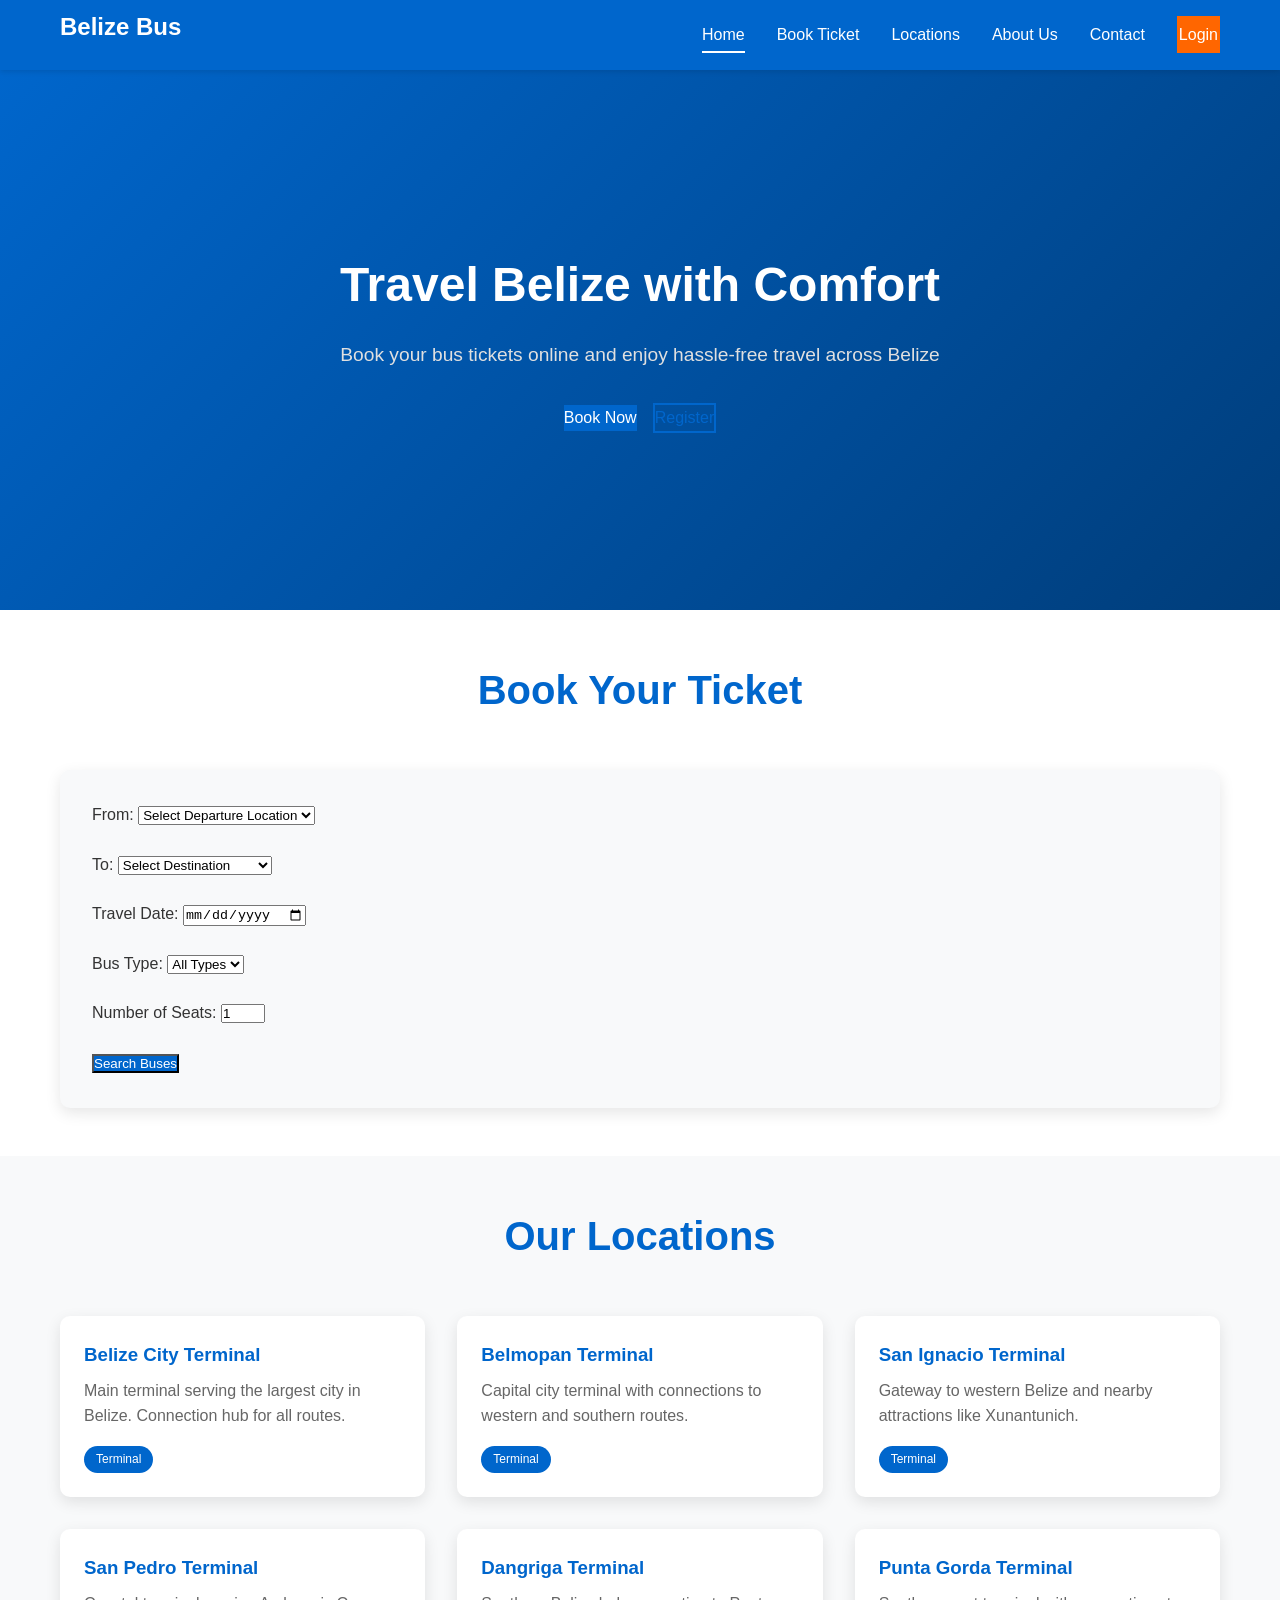
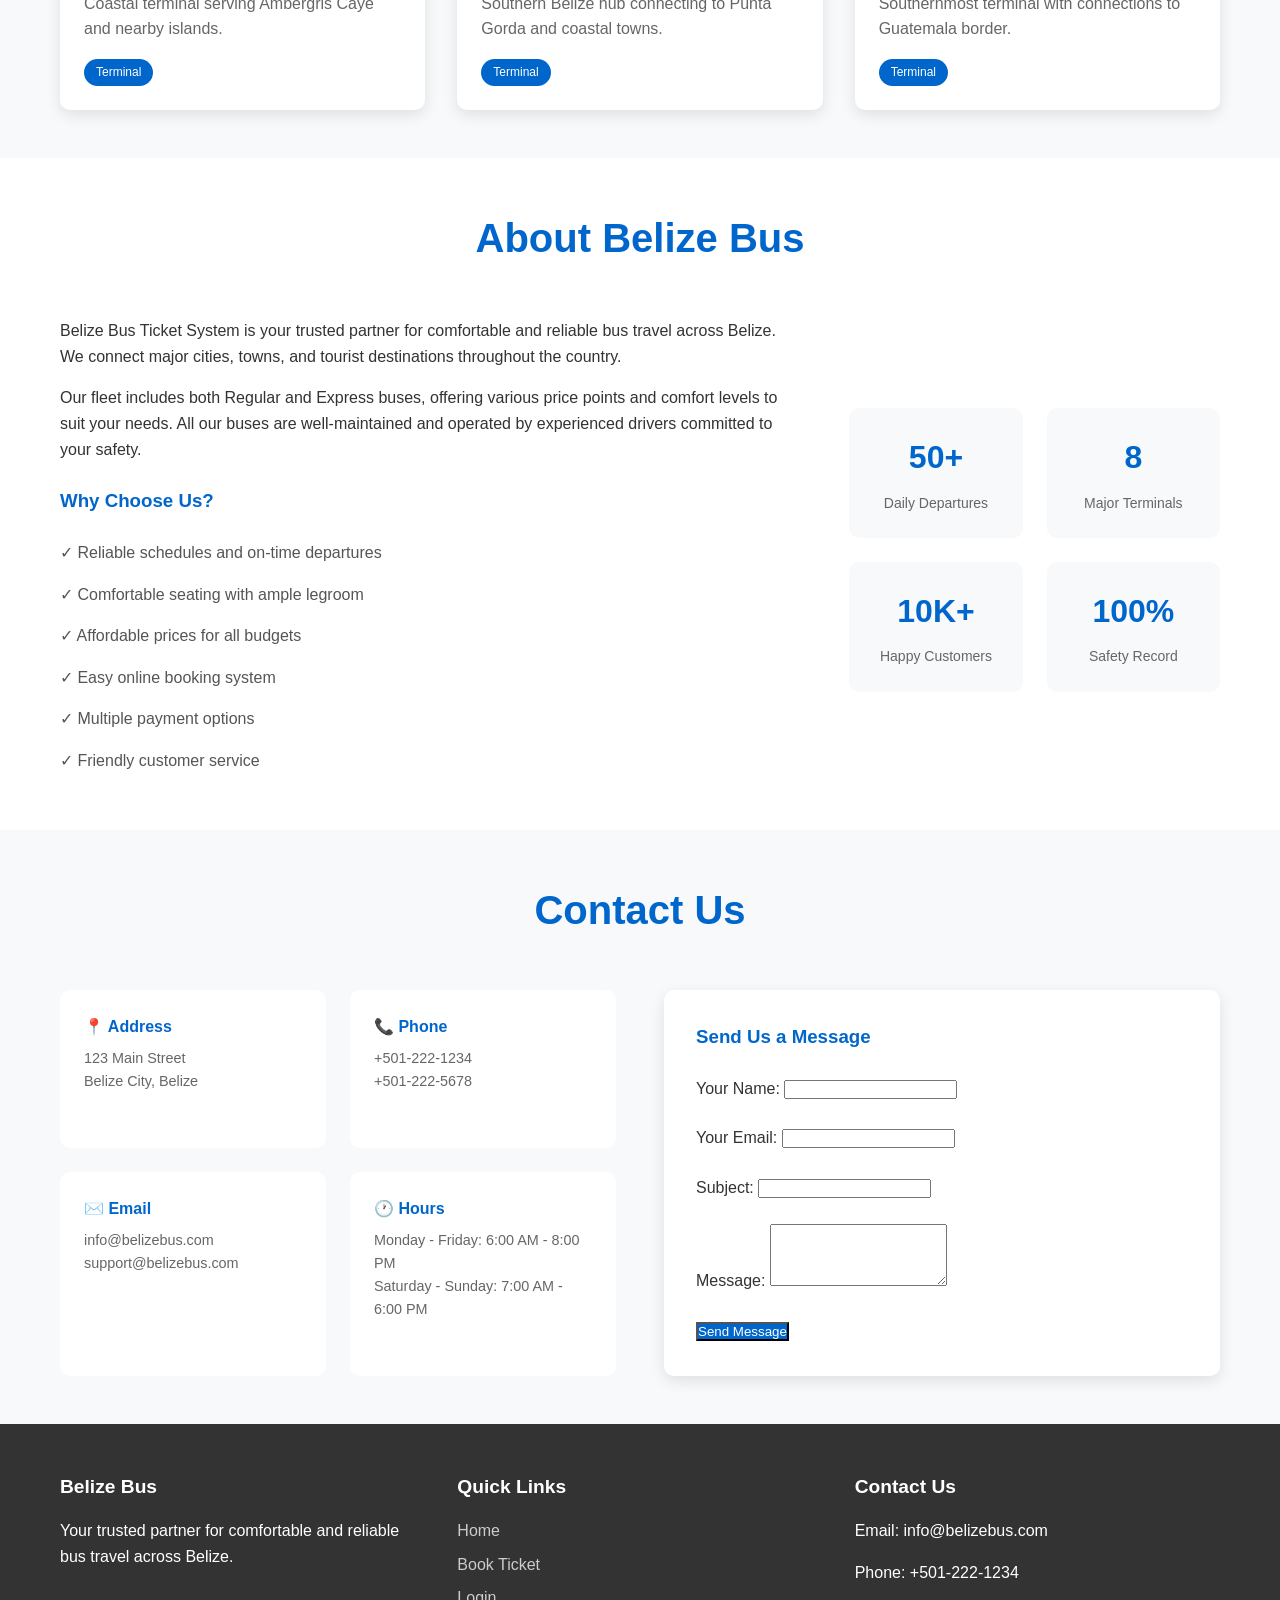
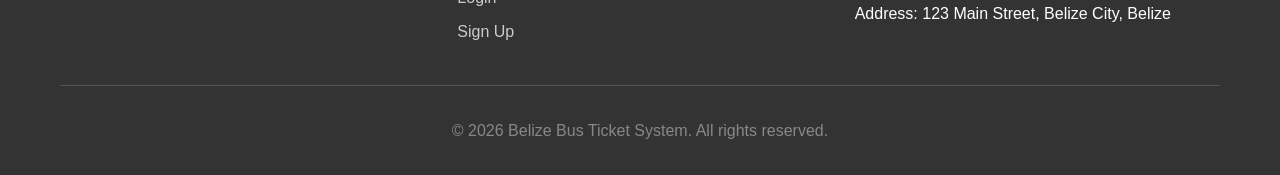
<file: frontend/index.html>
<!DOCTYPE html>
<html lang="en">
<head>
    <meta charset="UTF-8">
    <meta name="viewport" content="width=device-width, initial-scale=1.0">
    <title>Belize Bus Ticket System - Home</title>
    <link rel="stylesheet" href="css/styles.css">
</head>
<body>
    <!-- Navigation -->
    <nav class="navbar">
        <div class="nav-container">
            <div class="logo">
                <a href="index.html"><h1>Belize Bus</h1></a>
            </div>
            <ul class="nav-menu">
                <li><a href="#home" class="active">Home</a></li>
                <li><a href="#book-ticket">Book Ticket</a></li>
                <li><a href="#locations">Locations</a></li>
                <li><a href="#about">About Us</a></li>
                <li><a href="#contact">Contact</a></li>
                <li id="auth-nav-item">
                    <a href="pages/login.html" class="btn-login">Login</a>
                </li>
            </ul>
        </div>
    </nav>

    <!-- Main Content -->
    <main>
        <!-- Hero Section -->
        <section id="home" class="hero">
            <div class="hero-content">
                <h1>Travel Belize with Comfort</h1>
                <p>Book your bus tickets online and enjoy hassle-free travel across Belize</p>
                <div class="hero-buttons">
                    <a href="#book-ticket" class="btn-primary">Book Now</a>
                    <a href="pages/signup.html" class="btn-secondary">Register</a>
                </div>
            </div>
        </section>

        <!-- Booking Section -->
        <section id="book-ticket" class="booking-section">
            <div class="container">
                <h2>Book Your Ticket</h2>
                <form id="booking-form" class="booking-form">
                    <div class="form-group">
                        <label for="departure">From:</label>
                        <select id="departure" name="departure" required>
                            <option value="">Select Departure Location</option>
                        </select>
                    </div>
                    <div class="form-group">
                        <label for="destination">To:</label>
                        <select id="destination" name="destination" required>
                            <option value="">Select Destination</option>
                        </select>
                    </div>
                    <div class="form-group">
                        <label for="travel-date">Travel Date:</label>
                        <input type="date" id="travel-date" name="travel-date" required>
                    </div>
                    <div class="form-group">
                        <label for="bus-type">Bus Type:</label>
                        <select id="bus-type" name="bus-type">
                            <option value="all">All Types</option>
                            <option value="Regular">Regular</option>
                            <option value="Express">Express</option>
                        </select>
                    </div>
                    <div class="form-group">
                        <label for="seats">Number of Seats:</label>
                        <input type="number" id="seats" name="seats" min="1" max="10" value="1" required>
                    </div>
                    <button type="submit" class="btn-primary">Search Buses</button>
                </form>

                <!-- Available Buses -->
                <div id="bus-results" class="bus-results" style="display: none;">
                    <h3>Available Buses</h3>
                    <div id="bus-list" class="bus-list">
                        <!-- Bus cards will be populated by JavaScript -->
                    </div>
                </div>
            </div>
        </section>

        <!-- Locations Section -->
        <section id="locations" class="locations-section">
            <div class="container">
                <h2>Our Locations</h2>
                <div class="locations-grid">
                    <div class="location-card">
                        <h3>Belize City Terminal</h3>
                        <p>Main terminal serving the largest city in Belize. Connection hub for all routes.</p>
                        <span class="location-type">Terminal</span>
                    </div>
                    <div class="location-card">
                        <h3>Belmopan Terminal</h3>
                        <p>Capital city terminal with connections to western and southern routes.</p>
                        <span class="location-type">Terminal</span>
                    </div>
                    <div class="location-card">
                        <h3>San Ignacio Terminal</h3>
                        <p>Gateway to western Belize and nearby attractions like Xunantunich.</p>
                        <span class="location-type">Terminal</span>
                    </div>
                    <div class="location-card">
                        <h3>San Pedro Terminal</h3>
                        <p>Coastal terminal serving Ambergris Caye and nearby islands.</p>
                        <span class="location-type">Terminal</span>
                    </div>
                    <div class="location-card">
                        <h3>Dangriga Terminal</h3>
                        <p>Southern Belize hub connecting to Punta Gorda and coastal towns.</p>
                        <span class="location-type">Terminal</span>
                    </div>
                    <div class="location-card">
                        <h3>Punta Gorda Terminal</h3>
                        <p>Southernmost terminal with connections to Guatemala border.</p>
                        <span class="location-type">Terminal</span>
                    </div>
                </div>
            </div>
        </section>

        <!-- About Section -->
        <section id="about" class="about-section">
            <div class="container">
                <h2>About Belize Bus</h2>
                <div class="about-content">
                    <div class="about-text">
                        <p>Belize Bus Ticket System is your trusted partner for comfortable and reliable bus travel across Belize. We connect major cities, towns, and tourist destinations throughout the country.</p>
                        <p>Our fleet includes both Regular and Express buses, offering various price points and comfort levels to suit your needs. All our buses are well-maintained and operated by experienced drivers committed to your safety.</p>
                        <h3>Why Choose Us?</h3>
                        <ul class="features-list">
                            <li>✓ Reliable schedules and on-time departures</li>
                            <li>✓ Comfortable seating with ample legroom</li>
                            <li>✓ Affordable prices for all budgets</li>
                            <li>✓ Easy online booking system</li>
                            <li>✓ Multiple payment options</li>
                            <li>✓ Friendly customer service</li>
                        </ul>
                    </div>
                    <div class="about-stats">
                        <div class="stat-box">
                            <span class="stat-number">50+</span>
                            <span class="stat-label">Daily Departures</span>
                        </div>
                        <div class="stat-box">
                            <span class="stat-number">8</span>
                            <span class="stat-label">Major Terminals</span>
                        </div>
                        <div class="stat-box">
                            <span class="stat-number">10K+</span>
                            <span class="stat-label">Happy Customers</span>
                        </div>
                        <div class="stat-box">
                            <span class="stat-number">100%</span>
                            <span class="stat-label">Safety Record</span>
                        </div>
                    </div>
                </div>
            </div>
        </section>

        <!-- Contact Section -->
        <section id="contact" class="contact-section">
            <div class="container">
                <h2>Contact Us</h2>
                <div class="contact-content">
                    <div class="contact-info">
                        <div class="contact-item">
                            <h3>📍 Address</h3>
                            <p>123 Main Street<br>Belize City, Belize</p>
                        </div>
                        <div class="contact-item">
                            <h3>📞 Phone</h3>
                            <p>+501-222-1234<br>+501-222-5678</p>
                        </div>
                        <div class="contact-item">
                            <h3>✉️ Email</h3>
                            <p>info@belizebus.com<br>support@belizebus.com</p>
                        </div>
                        <div class="contact-item">
                            <h3>🕐 Hours</h3>
                            <p>Monday - Friday: 6:00 AM - 8:00 PM<br>Saturday - Sunday: 7:00 AM - 6:00 PM</p>
                        </div>
                    </div>
                    <div class="contact-form-wrapper">
                        <h3>Send Us a Message</h3>
                        <form id="contact-form" class="contact-form">
                            <div class="form-group">
                                <label for="contact-name">Your Name:</label>
                                <input type="text" id="contact-name" name="name" required>
                            </div>
                            <div class="form-group">
                                <label for="contact-email">Your Email:</label>
                                <input type="email" id="contact-email" name="email" required>
                            </div>
                            <div class="form-group">
                                <label for="contact-subject">Subject:</label>
                                <input type="text" id="contact-subject" name="subject" required>
                            </div>
                            <div class="form-group">
                                <label for="contact-message">Message:</label>
                                <textarea id="contact-message" name="message" rows="4" required></textarea>
                            </div>
                            <button type="submit" class="btn-primary">Send Message</button>
                        </form>
                    </div>
                </div>
            </div>
        </section>
    </main>

    <!-- Footer -->
    <footer>
        <div class="container">
            <div class="footer-content">
                <div class="footer-section">
                    <h3>Belize Bus</h3>
                    <p>Your trusted partner for comfortable and reliable bus travel across Belize.</p>
                </div>
                <div class="footer-section">
                    <h3>Quick Links</h3>
                    <ul>
                        <li><a href="#home">Home</a></li>
                        <li><a href="#book-ticket">Book Ticket</a></li>
                        <li><a href="pages/login.html">Login</a></li>
                        <li><a href="pages/signup.html">Sign Up</a></li>
                    </ul>
                </div>
                <div class="footer-section">
                    <h3>Contact Us</h3>
                    <p>Email: info@belizebus.com</p>
                    <p>Phone: +501-222-1234</p>
                    <p>Address: 123 Main Street, Belize City, Belize</p>
                </div>
            </div>
            <div class="footer-bottom">
                <p>&copy; 2026 Belize Bus Ticket System. All rights reserved.</p>
            </div>
        </div>
    </footer>

    <!-- Toast Container -->
    <div id="toast-container" class="toast-container"></div>

    <!-- Scripts -->
    <script src="js/api.js"></script>
    <script src="js/auth.js"></script>
    <script src="js/utils.js"></script>
    <script src="js/components.js"></script>
    <script>
        let locations = [];

        document.addEventListener('DOMContentLoaded', async function() {
            // Check auth status and update navigation
            updateAuthNavigation();

            // Set minimum date to tomorrow
            const minDate = Utils.getMinBookingDate();
            document.getElementById('travel-date').setAttribute('min', minDate);

            // Load locations
            await loadLocations();

            // Setup booking form
            document.getElementById('booking-form').addEventListener('submit', handleBookingSearch);

            // Setup contact form
            document.getElementById('contact-form').addEventListener('submit', handleContactForm);

            // Smooth scroll for anchor links
            document.querySelectorAll('a[href^="#"]').forEach(anchor => {
                anchor.addEventListener('click', function (e) {
                    const href = this.getAttribute('href');
                    if (href !== '#') {
                        e.preventDefault();
                        const target = document.querySelector(href);
                        if (target) {
                            target.scrollIntoView({ behavior: 'smooth', block: 'start' });
                        }
                    }
                });
            });
        });

        async function loadLocations() {
            try {
                const response = await API.location.getAllLocations();
                if (response.success && response.data) {
                    locations = response.data.filter(l => l.type === 'Terminal');
                } else {
                    // Fallback locations
                    locations = [
                        { id: 1, name: 'Belize City Terminal' },
                        { id: 2, name: 'Belmopan Terminal' },
                        { id: 3, name: 'San Ignacio Terminal' },
                        { id: 4, name: 'Orange Walk Terminal' },
                        { id: 5, name: 'Corozal Terminal' },
                        { id: 6, name: 'San Pedro Terminal' },
                        { id: 7, name: 'Dangriga Terminal' },
                        { id: 8, name: 'Punta Gorda Terminal' }
                    ];
                }
                populateLocationSelects();
            } catch (error) {
                console.error('Failed to load locations:', error);
                // Use fallback
                locations = [
                    { id: 1, name: 'Belize City Terminal' },
                    { id: 2, name: 'Belmopan Terminal' },
                    { id: 3, name: 'San Ignacio Terminal' },
                    { id: 4, name: 'Orange Walk Terminal' },
                    { id: 5, name: 'Corozal Terminal' },
                    { id: 6, name: 'San Pedro Terminal' },
                    { id: 7, name: 'Dangriga Terminal' },
                    { id: 8, name: 'Punta Gorda Terminal' }
                ];
                populateLocationSelects();
            }
        }

        function populateLocationSelects() {
            const departureSelect = document.getElementById('departure');
            const destinationSelect = document.getElementById('destination');

            locations.forEach(location => {
                const option1 = document.createElement('option');
                option1.value = location.id;
                option1.textContent = location.name;
                departureSelect.appendChild(option1);

                const option2 = document.createElement('option');
                option2.value = location.id;
                option2.textContent = location.name;
                destinationSelect.appendChild(option2);
            });
        }

        function updateAuthNavigation() {
            const user = Auth.getCurrentUser();
            const authNavItem = document.getElementById('auth-nav-item');

            if (user && Auth.isAuthenticated()) {
                // User is logged in
                const dashboardUrl = Auth.ROLE_DASHBOARDS[user.userType] || 'pages/dashboard.html';
                authNavItem.innerHTML = `
                    <a href="${dashboardUrl}" class="btn-login">Dashboard</a>
                `;
            } else {
                // User is not logged in
                authNavItem.innerHTML = `
                    <a href="pages/login.html" class="btn-login">Login</a>
                `;
            }
        }

        async function handleBookingSearch(e) {
            e.preventDefault();

            const departure = parseInt(document.getElementById('departure').value);
            const destination = parseInt(document.getElementById('destination').value);
            const travelDate = document.getElementById('travel-date').value;
            const busType = document.getElementById('bus-type').value;

            if (!departure || !destination || !travelDate) {
                Utils.showToast('Please fill in all required fields', 'error');
                return;
            }

            if (departure === destination) {
                Utils.showToast('Departure and destination must be different', 'error');
                return;
            }

            // Show loading state
            const resultsDiv = document.getElementById('bus-results');
            const busList = document.getElementById('bus-list');
            resultsDiv.style.display = 'block';
            busList.innerHTML = '<div class="loading-state"><div class="loading-spinner"></div><p>Searching for buses...</p></div>';

            try {
                const response = await API.bus.getAvailableBuses({
                    from: departure,
                    to: destination,
                    date: travelDate,
                    type: busType
                });

                if (response.success && response.data && response.data.length > 0) {
                    displayBusResults(response.data);
                } else {
                    busList.innerHTML = '<p class="empty-state">No buses available for the selected criteria. Please try different dates or routes.</p>';
                }
            } catch (error) {
                console.error('Search failed:', error);
                busList.innerHTML = '<p class="empty-state">Unable to search buses at this time. Please try again later.</p>';
            }
        }

        function displayBusResults(buses) {
            const busList = document.getElementById('bus-list');
            busList.innerHTML = '';

            const locationsMap = {};
            locations.forEach(loc => {
                locationsMap[loc.id] = loc;
            });

            buses.forEach(bus => {
                const card = Components.createBusCard(bus, locationsMap, (selectedBus) => {
                    if (Auth.isAuthenticated()) {
                        window.location.href = 'pages/buses.html#' + bus.id;
                    } else {
                        Utils.showToast('Please login to book a ticket', 'warning');
                        window.location.href = 'pages/login.html';
                    }
                });
                busList.appendChild(card);
            });
        }

        async function handleContactForm(e) {
            e.preventDefault();

            const formData = new FormData(e.target);
            const data = {
                name: formData.get('name'),
                email: formData.get('email'),
                subject: formData.get('subject'),
                message: formData.get('message')
            };

            try {
                const submitBtn = e.target.querySelector('button[type="submit"]');
                const originalText = submitBtn.textContent;
                submitBtn.textContent = 'Sending...';
                submitBtn.disabled = true;

                // Simulate form submission (in production, send to API)
                await new Promise(resolve => setTimeout(resolve, 1000));

                Utils.showToast('Message sent successfully! We will get back to you soon.', 'success');
                e.target.reset();

                submitBtn.textContent = originalText;
                submitBtn.disabled = false;
            } catch (error) {
                console.error('Contact form error:', error);
                Utils.showToast('Failed to send message. Please try again.', 'error');
                
                const submitBtn = e.target.querySelector('button[type="submit"]');
                submitBtn.textContent = 'Send Message';
                submitBtn.disabled = false;
            }
        }
    </script>
</body>
</html>
</file>
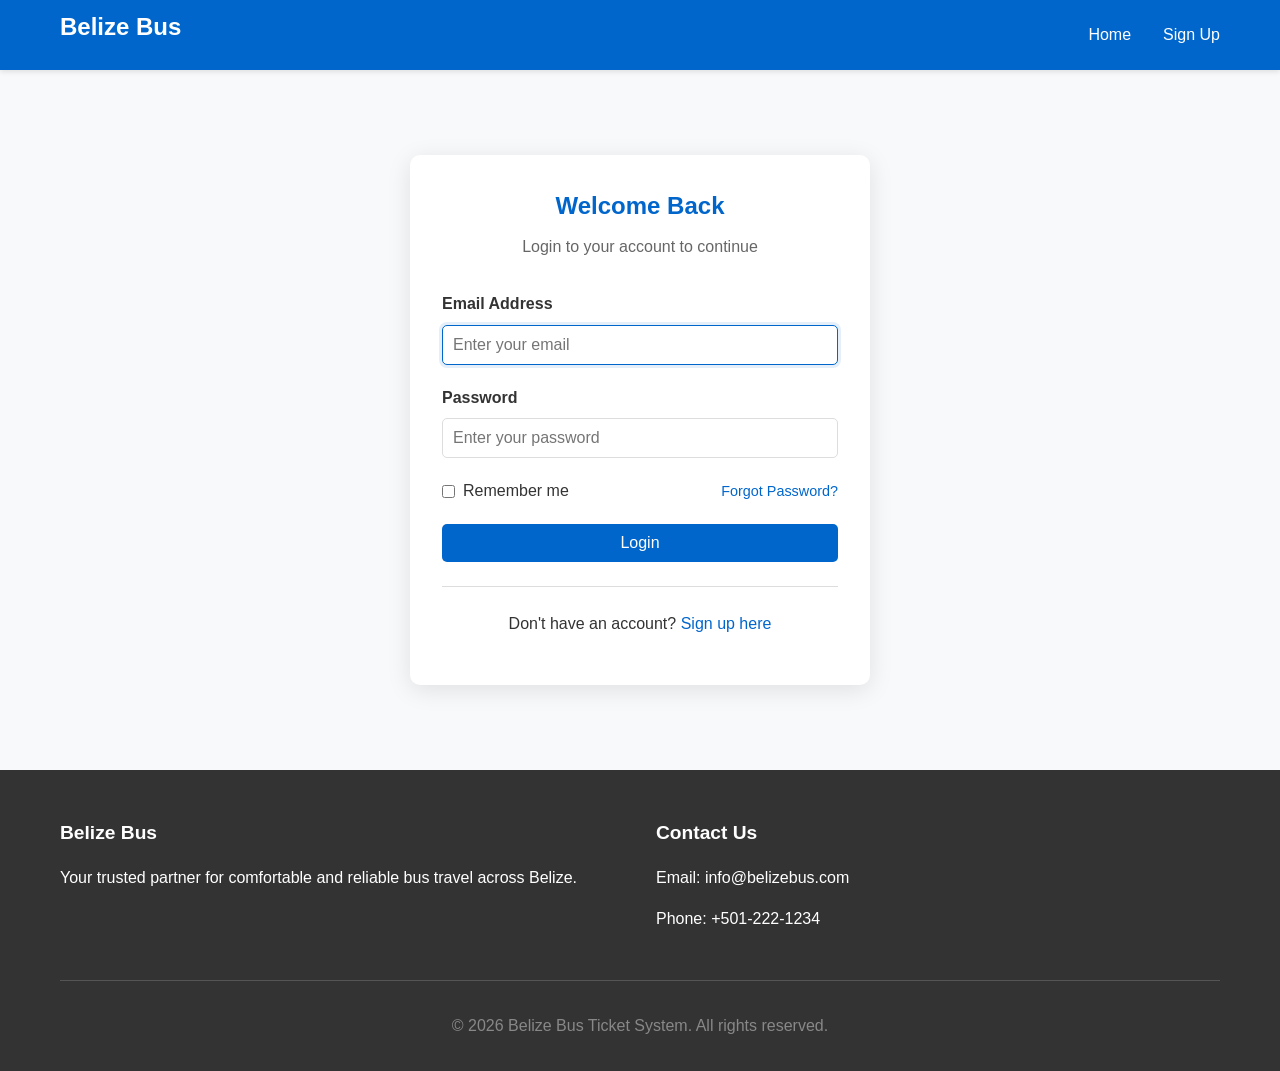
<file: frontend/pages/buses.html>
<!DOCTYPE html>
<html lang="en">
<head>
    <meta charset="UTF-8">
    <meta name="viewport" content="width=device-width, initial-scale=1.0">
    <title>Search Buses - Belize Bus Ticket System</title>
    <link rel="stylesheet" href="../css/styles.css">
</head>
<body>
    <!-- Navigation -->
    <nav class="navbar">
        <div class="nav-container">
            <div class="logo">
                <a href="../index.html"><h1>Belize Bus</h1></a>
            </div>
            <ul class="nav-menu">
                <li><a href="../index.html">Home</a></li>
                <li><a href="buses.html" class="active">Search Buses</a></li>
                <li><a href="tickets.html">My Tickets</a></li>
                <li><a href="profile.html">Profile</a></li>
                <li><a href="#" class="btn-login">Logout</a></li>
            </ul>
        </div>
    </nav>

    <!-- Main Content -->
    <main class="buses-page">
        <div class="container">
            <!-- Page Header -->
            <div class="page-header">
                <h2>Search Available Buses</h2>
                <p>Find and book your perfect journey</p>
            </div>

            <!-- Search Form -->
            <div class="search-section">
                <form id="search-form" class="search-form">
                    <div class="form-row">
                        <div class="form-group">
                            <label for="from-location" class="form-label">From</label>
                            <select id="from-location" name="from" class="form-control" required>
                                <option value="">Select departure location</option>
                            </select>
                        </div>
                        <div class="form-group">
                            <label for="to-location" class="form-label">To</label>
                            <select id="to-location" name="to" class="form-control" required>
                                <option value="">Select destination</option>
                            </select>
                        </div>
                    </div>
                    <div class="form-row">
                        <div class="form-group">
                            <label for="travel-date" class="form-label">Travel Date</label>
                            <input type="date" id="travel-date" name="date" class="form-control" required>
                        </div>
                        <div class="form-group">
                            <label for="bus-type" class="form-label">Bus Type</label>
                            <select id="bus-type" name="type" class="form-control">
                                <option value="">All Types</option>
                                <option value="Regular">Regular</option>
                                <option value="Express">Express</option>
                            </select>
                        </div>
                    </div>
                    <button type="submit" class="btn btn-primary btn-block">Search Buses</button>
                </form>
            </div>

            <!-- Results Section -->
            <div id="results-section" class="results-section" style="display: none;">
                <div class="results-header">
                    <h3>Available Buses</h3>
                    <span id="results-count" class="results-count"></span>
                </div>
                <div id="bus-results" class="bus-results">
                    <!-- Bus cards will be populated here -->
                </div>
            </div>

            <!-- Loading State -->
            <div id="loading-state" class="loading-state" style="display: none;">
                <div class="loading-spinner"></div>
                <p>Searching for available buses...</p>
            </div>

            <!-- Empty State -->
            <div id="empty-state" class="empty-state" style="display: none;">
                <div class="empty-icon">🚌</div>
                <h3>No buses found</h3>
                <p>Try adjusting your search criteria or select a different date.</p>
            </div>
        </div>
    </main>

    <!-- Booking Modal -->
    <div id="booking-modal" class="modal">
        <div class="modal-overlay" data-modal-close></div>
        <div class="modal-container modal-medium">
            <div class="modal-header">
                <h3>Book Your Ticket</h3>
                <button class="modal-close" data-modal-close>&times;</button>
            </div>
            <div class="modal-body">
                <form id="booking-form" class="booking-form">
                    <input type="hidden" id="selected-bus-id">
                    
                    <div class="bus-summary">
                        <h4 id="modal-bus-name"></h4>
                        <p id="modal-bus-route"></p>
                        <p class="modal-bus-price" id="modal-bus-price"></p>
                    </div>

                    <div class="form-group">
                        <label for="seats" class="form-label">Number of Seats</label>
                        <input type="number" id="seats" name="seats" class="form-control" 
                               min="1" max="10" value="1" required>
                    </div>

                    <div class="form-group">
                        <label for="seat-numbers" class="form-label">Seat Numbers (Optional)</label>
                        <input type="text" id="seat-numbers" name="seatNumbers" class="form-control" 
                               placeholder="e.g., A1, A2, A3">
                        <small class="form-help">Leave blank for auto-assignment</small>
                    </div>

                    <div class="form-group">
                        <label for="is-round-trip" class="checkbox-label">
                            <input type="checkbox" id="is-round-trip" name="isRoundTrip">
                            <span>Round Trip</span>
                        </label>
                    </div>

                    <div class="form-group" id="return-date-group" style="display: none;">
                        <label for="return-date" class="form-label">Return Date</label>
                        <input type="date" id="return-date" name="returnDate" class="form-control">
                    </div>

                    <div class="booking-total">
                        <span>Total:</span>
                        <span id="booking-total" class="total-price">$0.00</span>
                    </div>

                    <button type="submit" class="btn btn-primary btn-block">Confirm Booking</button>
                </form>
            </div>
        </div>
    </div>

    <!-- Footer -->
    <footer>
        <div class="container">
            <div class="footer-content">
                <div class="footer-section">
                    <h3>Belize Bus</h3>
                    <p>Your trusted partner for comfortable and reliable bus travel across Belize.</p>
                </div>
                <div class="footer-section">
                    <h3>Quick Links</h3>
                    <ul>
                        <li><a href="../index.html">Home</a></li>
                        <li><a href="tickets.html">My Tickets</a></li>
                        <li><a href="profile.html">Profile</a></li>
                    </ul>
                </div>
                <div class="footer-section">
                    <h3>Contact Us</h3>
                    <p>Email: info@belizebus.com</p>
                    <p>Phone: +501-222-1234</p>
                </div>
            </div>
            <div class="footer-bottom">
                <p>&copy; 2026 Belize Bus Ticket System. All rights reserved.</p>
            </div>
        </div>
    </footer>

    <!-- Scripts -->
    <script src="../js/api.js"></script>
    <script src="../js/auth.js"></script>
    <script src="../js/utils.js"></script>
    <script src="../js/components.js"></script>
    <script>
        let locations = [];
        let selectedBus = null;

        document.addEventListener('DOMContentLoaded', async function() {
            // Require authentication
            if (!Auth.requireAuth()) return;

            // Setup logout handlers
            document.querySelectorAll('.btn-login').forEach(btn => {
                btn.addEventListener('click', async (e) => {
                    e.preventDefault();
                    await Auth.handleLogout();
                });
            });

            // Set minimum date to tomorrow
            const minDate = Utils.getMinBookingDate();
            document.getElementById('travel-date').setAttribute('min', minDate);

            // Load locations
            await loadLocations();

            // Setup search form
            document.getElementById('search-form').addEventListener('submit', handleSearch);

            // Setup booking form
            document.getElementById('booking-form').addEventListener('submit', handleBooking);

            // Round trip toggle
            document.getElementById('is-round-trip').addEventListener('change', function() {
                document.getElementById('return-date-group').style.display = this.checked ? 'block' : 'none';
                if (this.checked) {
                    document.getElementById('return-date').setAttribute('min', minDate);
                }
            });

            // Seats change handler for total calculation
            document.getElementById('seats').addEventListener('input', updateBookingTotal);
        });

        async function loadLocations() {
            try {
                const response = await API.location.getAllLocations();
                if (response.success && response.data) {
                    locations = response.data;
                    populateLocationSelects();
                }
            } catch (error) {
                console.error('Failed to load locations:', error);
                // Use fallback locations
                locations = [
                    { id: 1, name: 'Belize City Terminal', type: 'Terminal' },
                    { id: 2, name: 'Belmopan Terminal', type: 'Terminal' },
                    { id: 3, name: 'San Ignacio Terminal', type: 'Terminal' },
                    { id: 4, name: 'Orange Walk Terminal', type: 'Terminal' },
                    { id: 5, name: 'Corozal Terminal', type: 'Terminal' },
                    { id: 6, name: 'San Pedro Terminal', type: 'Terminal' },
                    { id: 7, name: 'Dangriga Terminal', type: 'Terminal' },
                    { id: 8, name: 'Punta Gorda Terminal', type: 'Terminal' }
                ];
                populateLocationSelects();
            }
        }

        function populateLocationSelects() {
            const fromSelect = document.getElementById('from-location');
            const toSelect = document.getElementById('to-location');

            locations.forEach(location => {
                const option1 = document.createElement('option');
                option1.value = location.id;
                option1.textContent = location.name;
                fromSelect.appendChild(option1);

                const option2 = document.createElement('option');
                option2.value = location.id;
                option2.textContent = location.name;
                toSelect.appendChild(option2);
            });
        }

        async function handleSearch(e) {
            e.preventDefault();

            const fromLocation = document.getElementById('from-location').value;
            const toLocation = document.getElementById('to-location').value;
            const travelDate = document.getElementById('travel-date').value;
            const busType = document.getElementById('bus-type').value;

            // Validate
            if (!fromLocation || !toLocation || !travelDate) {
                Utils.showToast('Please fill in all required fields', 'error');
                return;
            }

            if (fromLocation === toLocation) {
                Utils.showToast('Departure and destination must be different', 'error');
                return;
            }

            // Show loading state
            document.getElementById('results-section').style.display = 'none';
            document.getElementById('empty-state').style.display = 'none';
            document.getElementById('loading-state').style.display = 'block';

            try {
                const response = await API.bus.getAvailableBuses({
                    from: fromLocation,
                    to: toLocation,
                    date: travelDate,
                    type: busType
                });

                document.getElementById('loading-state').style.display = 'none';

                if (response.success && response.data && response.data.length > 0) {
                    displayBusResults(response.data);
                } else {
                    document.getElementById('empty-state').style.display = 'block';
                }
            } catch (error) {
                console.error('Search failed:', error);
                document.getElementById('loading-state').style.display = 'none';
                document.getElementById('empty-state').style.display = 'block';
                Utils.showToast(error.message || 'Search failed. Please try again.', 'error');
            }
        }

        function displayBusResults(buses) {
            const container = document.getElementById('bus-results');
            container.innerHTML = '';

            document.getElementById('results-count').textContent = `${buses.length} bus(es) found`;
            document.getElementById('results-section').style.display = 'block';

            const locationsMap = {};
            locations.forEach(loc => {
                locationsMap[loc.id] = loc;
            });

            buses.forEach(bus => {
                const card = Components.createBusCard(bus, locationsMap, openBookingModal);
                container.appendChild(card);
            });
        }

        function openBookingModal(bus) {
            selectedBus = bus;
            
            document.getElementById('selected-bus-id').value = bus.id;
            document.getElementById('modal-bus-name').textContent = `${bus.name} (${bus.busNumber})`;
            
            const fromLoc = locations.find(l => l.id === bus.departureLocationId);
            const toLoc = locations.find(l => l.id === bus.arrivalLocationId);
            document.getElementById('modal-bus-route').textContent = 
                `${fromLoc?.name || 'Unknown'} → ${toLoc?.name || 'Unknown'}`;
            
            document.getElementById('modal-bus-price').textContent = 
                `Price per seat: ${Utils.formatCurrency(bus.pricePerSeat || 0)}`;
            
            document.getElementById('seats').value = 1;
            document.getElementById('seat-numbers').value = '';
            document.getElementById('is-round-trip').checked = false;
            document.getElementById('return-date-group').style.display = 'none';
            
            updateBookingTotal();
            Components.openModal(document.getElementById('booking-modal'));
        }

        function updateBookingTotal() {
            if (!selectedBus) return;
            
            const seats = parseInt(document.getElementById('seats').value) || 1;
            const pricePerSeat = selectedBus.pricePerSeat || 0;
            const total = seats * pricePerSeat;
            
            document.getElementById('booking-total').textContent = Utils.formatCurrency(total);
        }

        async function handleBooking(e) {
            e.preventDefault();

            if (!selectedBus) {
                Utils.showToast('No bus selected', 'error');
                return;
            }

            const user = Auth.getCurrentUser();
            const seats = parseInt(document.getElementById('seats').value);
            const seatNumbers = document.getElementById('seat-numbers').value;
            const isRoundTrip = document.getElementById('is-round-trip').checked;
            const returnDate = document.getElementById('return-date').value;

            const bookingData = {
                busId: selectedBus.id,
                customerId: user.id,
                destination: locations.find(l => l.id === selectedBus.arrivalLocationId)?.name || '',
                travelDate: document.getElementById('travel-date').value,
                numberOfSeats: seats,
                seatNumbers: seatNumbers || null,
                isRoundTrip: isRoundTrip,
                returnDate: isRoundTrip ? returnDate : null
            };

            try {
                const submitBtn = e.target.querySelector('button[type="submit"]');
                submitBtn.disabled = true;
                submitBtn.textContent = 'Processing...';

                const response = await API.ticket.bookTicket(bookingData);

                if (response.success) {
                    Utils.showToast('Booking confirmed successfully!', 'success');
                    Components.closeModal(document.getElementById('booking-modal'));
                    
                    // Redirect to tickets page
                    setTimeout(() => {
                        window.location.href = 'tickets.html';
                    }, 1000);
                }

                submitBtn.disabled = false;
                submitBtn.textContent = 'Confirm Booking';
            } catch (error) {
                console.error('Booking failed:', error);
                Utils.showToast(error.message || 'Booking failed. Please try again.', 'error');
                
                const submitBtn = e.target.querySelector('button[type="submit"]');
                submitBtn.disabled = false;
                submitBtn.textContent = 'Confirm Booking';
            }
        }
    </script>
</body>
</html>
</file>
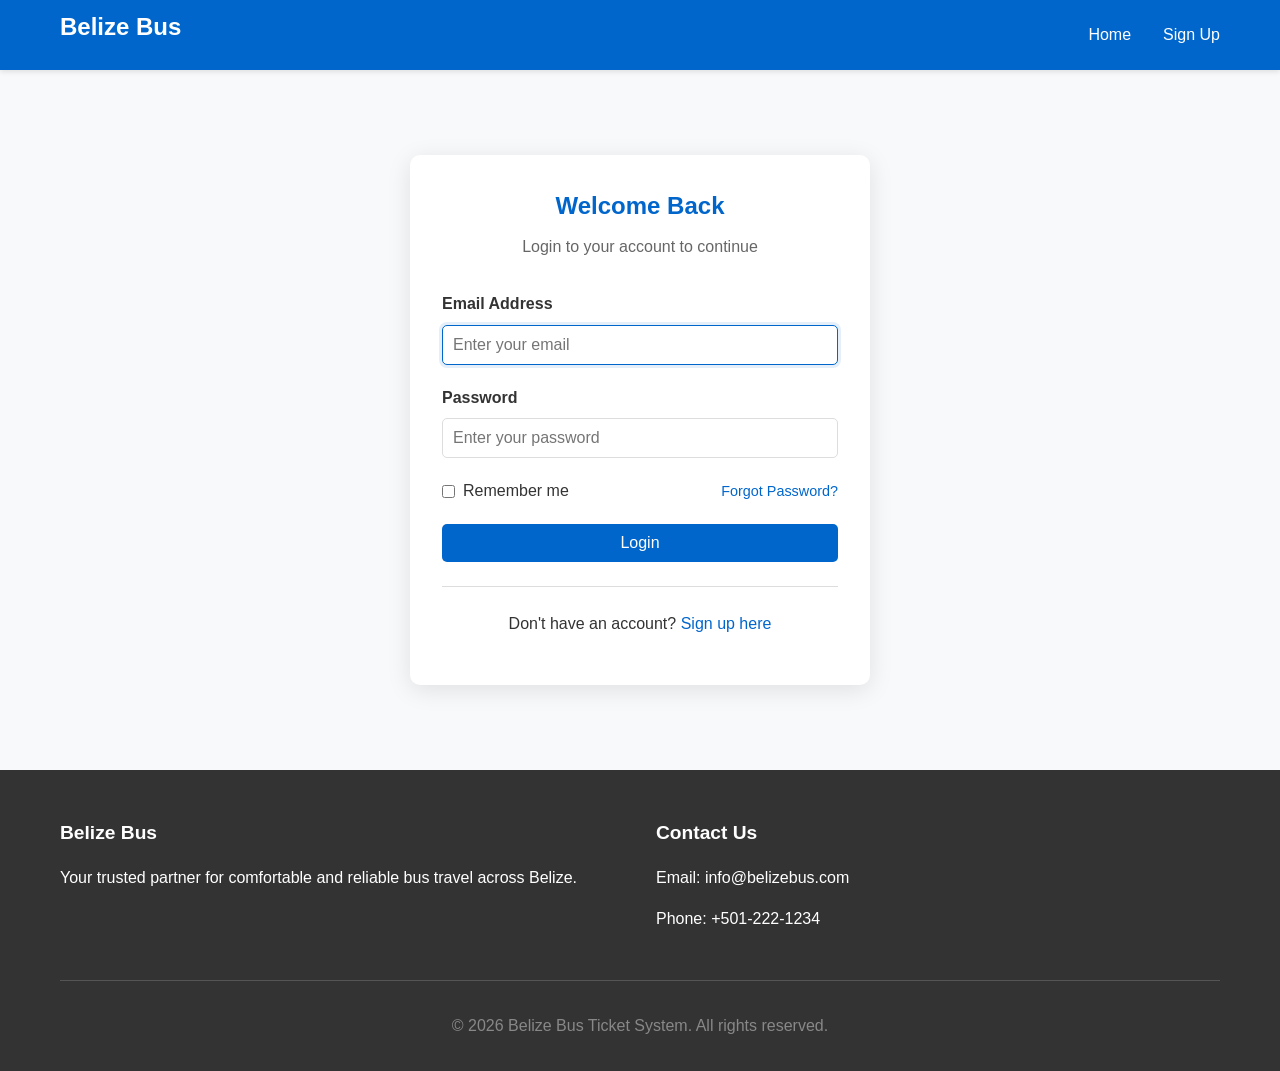
<file: frontend/pages/dashboard.html>
<!DOCTYPE html>
<html lang="en">
<head>
    <meta charset="UTF-8">
    <meta name="viewport" content="width=device-width, initial-scale=1.0">
    <title>Dashboard - Belize Bus Ticket System</title>
    <link rel="stylesheet" href="../css/styles.css">
</head>
<body>
    <!-- Navigation -->
    <nav class="navbar">
        <div class="nav-container">
            <div class="logo">
                <a href="../index.html"><h1>Belize Bus</h1></a>
            </div>
            <ul class="nav-menu">
                <li><a href="../index.html">Home</a></li>
                <li><a href="buses.html">Search Buses</a></li>
                <li><a href="tickets.html">My Tickets</a></li>
                <li><a href="profile.html">Profile</a></li>
                <li><a href="#" class="btn-login">Logout</a></li>
            </ul>
        </div>
    </nav>

    <!-- Main Content -->
    <main class="dashboard-page">
        <div class="container">
            <!-- Welcome Section -->
            <div class="welcome-section">
                <h2>Welcome, <span class="user-name">Loading...</span></h2>
                <p>Manage your bookings and explore available routes</p>
            </div>

            <!-- Dashboard Grid -->
            <div class="dashboard-grid">
                <!-- Quick Actions -->
                <div class="dashboard-card quick-actions">
                    <h3>Quick Actions</h3>
                    <div class="action-buttons">
                        <a href="buses.html" class="action-btn">
                            <span class="action-icon">🚌</span>
                            <span>Search Buses</span>
                        </a>
                        <a href="tickets.html" class="action-btn">
                            <span class="action-icon">🎫</span>
                            <span>View Tickets</span>
                        </a>
                        <a href="profile.html" class="action-btn">
                            <span class="action-icon">👤</span>
                            <span>Edit Profile</span>
                        </a>
                        <a href="#" class="action-btn" id="logout-btn">
                            <span class="action-icon">🚪</span>
                            <span>Logout</span>
                        </a>
                    </div>
                </div>

                <!-- Recent Bookings -->
                <div class="dashboard-card recent-bookings">
                    <h3>Recent Bookings</h3>
                    <div id="recent-bookings-list" class="bookings-list">
                        <div class="loading-state">
                            <div class="loading-spinner"></div>
                            <p>Loading your bookings...</p>
                        </div>
                    </div>
                    <a href="tickets.html" class="view-all-link">View All Tickets →</a>
                </div>

                <!-- Popular Routes -->
                <div class="dashboard-card popular-routes">
                    <h3>Popular Routes</h3>
                    <div class="routes-list" id="popular-routes">
                        <div class="route-item">
                            <span class="route-from">Belize City</span>
                            <span class="route-arrow">→</span>
                            <span class="route-to">San Ignacio</span>
                            <span class="route-price">from $20</span>
                        </div>
                        <div class="route-item">
                            <span class="route-from">Belize City</span>
                            <span class="route-arrow">→</span>
                            <span class="route-to">Belmopan</span>
                            <span class="route-price">from $15</span>
                        </div>
                        <div class="route-item">
                            <span class="route-from">San Pedro</span>
                            <span class="route-arrow">→</span>
                            <span class="route-to">Belize City</span>
                            <span class="route-price">from $25</span>
                        </div>
                        <div class="route-item">
                            <span class="route-from">Dangriga</span>
                            <span class="route-arrow">→</span>
                            <span class="route-to">Punta Gorda</span>
                            <span class="route-price">from $30</span>
                        </div>
                    </div>
                </div>

                <!-- Account Info -->
                <div class="dashboard-card account-info">
                    <h3>Account Information</h3>
                    <div class="info-list">
                        <div class="info-item">
                            <span class="info-label">Email:</span>
                            <span class="info-value user-email">-</span>
                        </div>
                        <div class="info-item">
                            <span class="info-label">Member Since:</span>
                            <span class="info-value" id="member-since">-</span>
                        </div>
                        <div class="info-item">
                            <span class="info-label">Total Bookings:</span>
                            <span class="info-value" id="total-bookings">-</span>
                        </div>
                    </div>
                    <a href="profile.html" class="btn btn-secondary btn-block">Edit Profile</a>
                </div>
            </div>
        </div>
    </main>

    <!-- Footer -->
    <footer>
        <div class="container">
            <div class="footer-content">
                <div class="footer-section">
                    <h3>Belize Bus</h3>
                    <p>Your trusted partner for comfortable and reliable bus travel across Belize.</p>
                </div>
                <div class="footer-section">
                    <h3>Quick Links</h3>
                    <ul>
                        <li><a href="../index.html">Home</a></li>
                        <li><a href="buses.html">Search Buses</a></li>
                        <li><a href="tickets.html">My Tickets</a></li>
                    </ul>
                </div>
                <div class="footer-section">
                    <h3>Contact Us</h3>
                    <p>Email: info@belizebus.com</p>
                    <p>Phone: +501-222-1234</p>
                </div>
            </div>
            <div class="footer-bottom">
                <p>&copy; 2026 Belize Bus Ticket System. All rights reserved.</p>
            </div>
        </div>
    </footer>

    <!-- Scripts -->
    <script src="../js/api.js"></script>
    <script src="../js/auth.js"></script>
    <script src="../js/utils.js"></script>
    <script src="../js/components.js"></script>
    <script>
        document.addEventListener('DOMContentLoaded', async function() {
            // Require authentication
            if (!Auth.requireAuth()) return;

            // Get current user
            const user = Auth.getCurrentUser();
            
            // Update UI with user info
            document.querySelectorAll('.user-name').forEach(el => {
                el.textContent = `${user.firstName} ${user.lastName}`;
            });
            document.querySelectorAll('.user-email').forEach(el => {
                el.textContent = user.email;
            });

            // Setup logout handlers
            document.querySelectorAll('.btn-login, #logout-btn').forEach(btn => {
                btn.addEventListener('click', async (e) => {
                    e.preventDefault();
                    await Auth.handleLogout();
                });
            });

            // Load recent bookings
            loadRecentBookings(user.id);
        });

        async function loadRecentBookings(customerId) {
            const container = document.getElementById('recent-bookings-list');
            
            try {
                const response = await API.customer.getTickets(customerId, { limit: 5 });
                
                if (response.success && response.data && response.data.length > 0) {
                    container.innerHTML = '';
                    response.data.forEach(ticket => {
                        const bookingDiv = document.createElement('div');
                        bookingDiv.className = 'booking-item';
                        bookingDiv.innerHTML = `
                            <div class="booking-header">
                                <span class="booking-ref">${escapeHtml(ticket.bookingReference)}</span>
                                ${createStatusBadge(ticket.status)}
                            </div>
                            <div class="booking-details">
                                <span>📍 ${escapeHtml(ticket.destination)}</span>
                                <span>📅 ${formatDate(ticket.travelDate)}</span>
                                <span>💺 ${ticket.numberOfSeats} seat(s)</span>
                            </div>
                            <div class="booking-price">${formatCurrency(ticket.totalPrice)}</div>
                        `;
                        container.appendChild(bookingDiv);
                    });
                    
                    // Update total bookings count
                    document.getElementById('total-bookings').textContent = response.data.length;
                } else {
                    container.innerHTML = `
                        <div class="empty-state">
                            <p>No recent bookings found.</p>
                            <a href="buses.html" class="btn btn-primary">Book Your First Ticket</a>
                        </div>
                    `;
                }
            } catch (error) {
                console.error('Failed to load bookings:', error);
                container.innerHTML = `
                    <div class="empty-state">
                        <p>Unable to load bookings. Please try again later.</p>
                    </div>
                `;
            }
        }

        function escapeHtml(str) {
            const div = document.createElement('div');
            div.textContent = str;
            return div.innerHTML;
        }
    </script>
</body>
</html>
</file>
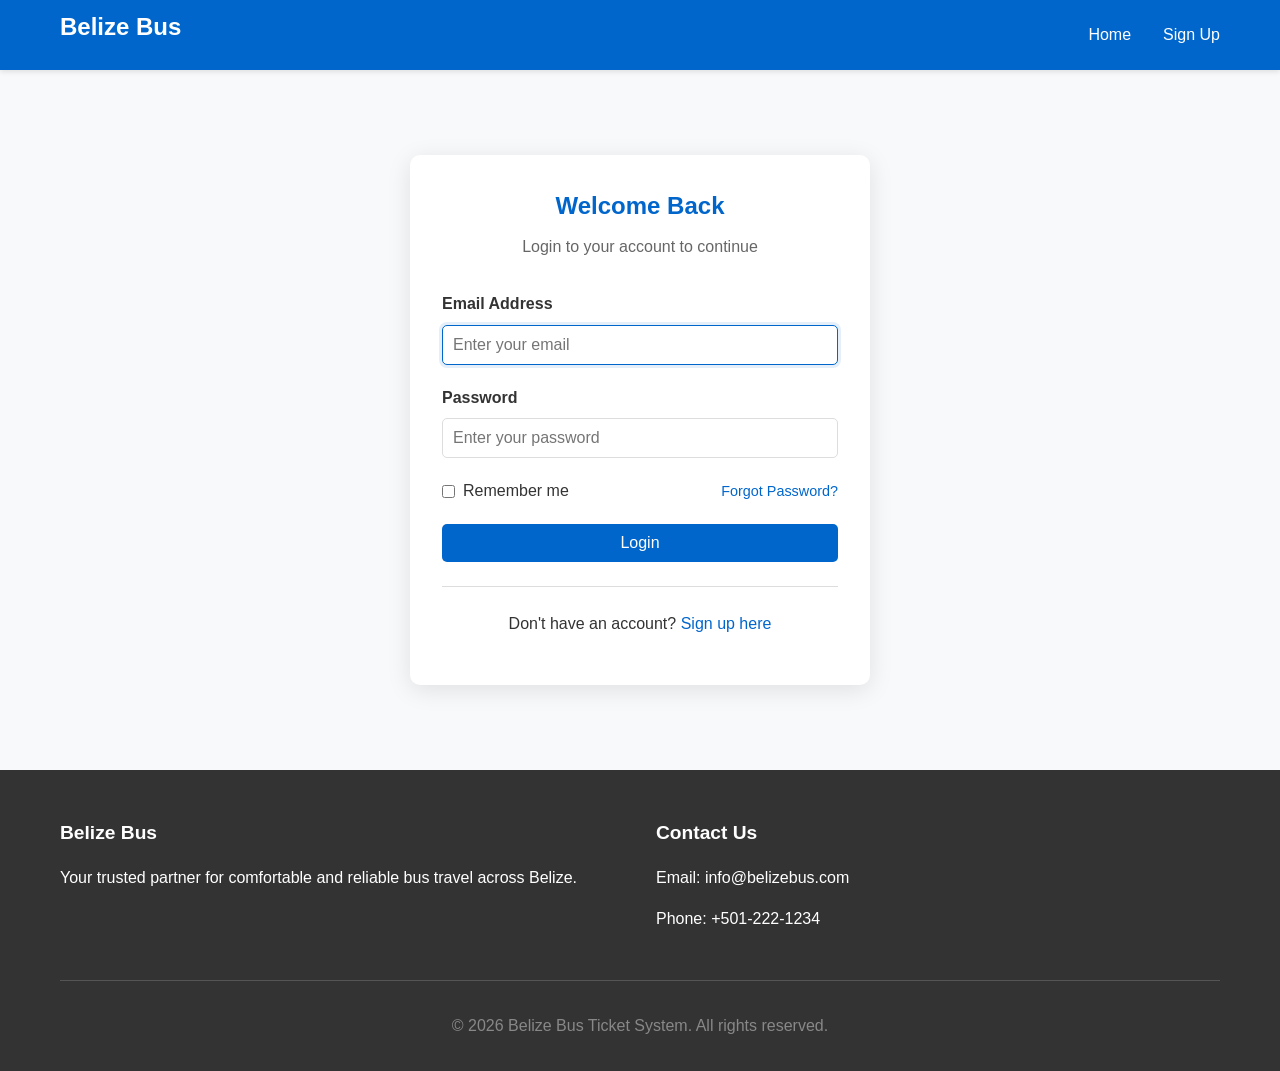
<file: frontend/pages/login.html>
<!DOCTYPE html>
<html lang="en">
<head>
    <meta charset="UTF-8">
    <meta name="viewport" content="width=device-width, initial-scale=1.0">
    <title>Login - Belize Bus Ticket System</title>
    <link rel="stylesheet" href="../css/styles.css">
</head>
<body>
    <!-- Navigation -->
    <nav class="navbar">
        <div class="nav-container">
            <div class="logo">
                <a href="../index.html"><h1>Belize Bus</h1></a>
            </div>
            <ul class="nav-menu">
                <li><a href="../index.html">Home</a></li>
                <li><a href="signup.html">Sign Up</a></li>
            </ul>
        </div>
    </nav>

    <!-- Main Content -->
    <main class="auth-page">
        <div class="auth-container">
            <div class="auth-card">
                <div class="auth-header">
                    <h2>Welcome Back</h2>
                    <p>Login to your account to continue</p>
                </div>

                <!-- Error Message -->
                <div id="auth-error" class="alert alert-error" style="display: none;"></div>
                
                <!-- Success Message -->
                <div id="auth-success" class="alert alert-success" style="display: none;"></div>

                <!-- Login Form -->
                <form id="login-form" class="auth-form">
                    <div class="form-group">
                        <label for="email" class="form-label">Email Address</label>
                        <input type="email" id="email" name="email" class="form-control" 
                               placeholder="Enter your email" required autofocus>
                    </div>

                    <div class="form-group">
                        <label for="password" class="form-label">Password</label>
                        <input type="password" id="password" name="password" class="form-control" 
                               placeholder="Enter your password" required>
                    </div>

                    <div class="form-group form-options">
                        <label class="checkbox-label">
                            <input type="checkbox" name="remember" id="remember">
                            <span>Remember me</span>
                        </label>
                        <a href="#" class="forgot-link" id="forgot-password">Forgot Password?</a>
                    </div>

                    <button type="submit" class="btn btn-primary btn-block">
                        Login
                    </button>
                </form>

                <div class="auth-footer">
                    <p>Don't have an account? <a href="signup.html">Sign up here</a></p>
                </div>
            </div>
        </div>
    </main>

    <!-- Footer -->
    <footer>
        <div class="container">
            <div class="footer-content">
                <div class="footer-section">
                    <h3>Belize Bus</h3>
                    <p>Your trusted partner for comfortable and reliable bus travel across Belize.</p>
                </div>
                <div class="footer-section">
                    <h3>Contact Us</h3>
                    <p>Email: info@belizebus.com</p>
                    <p>Phone: +501-222-1234</p>
                </div>
            </div>
            <div class="footer-bottom">
                <p>&copy; 2026 Belize Bus Ticket System. All rights reserved.</p>
            </div>
        </div>
    </footer>

    <!-- Scripts -->
    <script src="../js/api.js"></script>
    <script src="../js/auth.js"></script>
    <script src="../js/utils.js"></script>
    <script>
        document.addEventListener('DOMContentLoaded', function() {
            // Check if already logged in
            if (Auth.isAuthenticated()) {
                const redirect = Auth.ROLE_DASHBOARDS[Auth.getUserRole()] || '/dashboard';
                window.location.href = redirect;
                return;
            }

            // Check for expired session
            const urlParams = new URLSearchParams(window.location.search);
            if (urlParams.get('expired')) {
                Utils.showToast('Your session has expired. Please login again.', 'warning');
            }

            // Setup login form handler
            Auth.handleLoginFormSubmit(document.getElementById('login-form'), function(user) {
                Utils.showToast('Login successful! Welcome back.', 'success');
            });

            // Forgot password handler
            document.getElementById('forgot-password').addEventListener('click', async function(e) {
                e.preventDefault();
                const email = document.getElementById('email').value;
                
                if (!email) {
                    Auth.showAuthError('Please enter your email address first.');
                    return;
                }

                try {
                    await API.auth.forgotPassword(email);
                    Auth.showAuthSuccess('Password reset instructions have been sent to your email.');
                } catch (error) {
                    Auth.showAuthError(error.message || 'Failed to process request.');
                }
            });
        });
    </script>
</body>
</html>
</file>
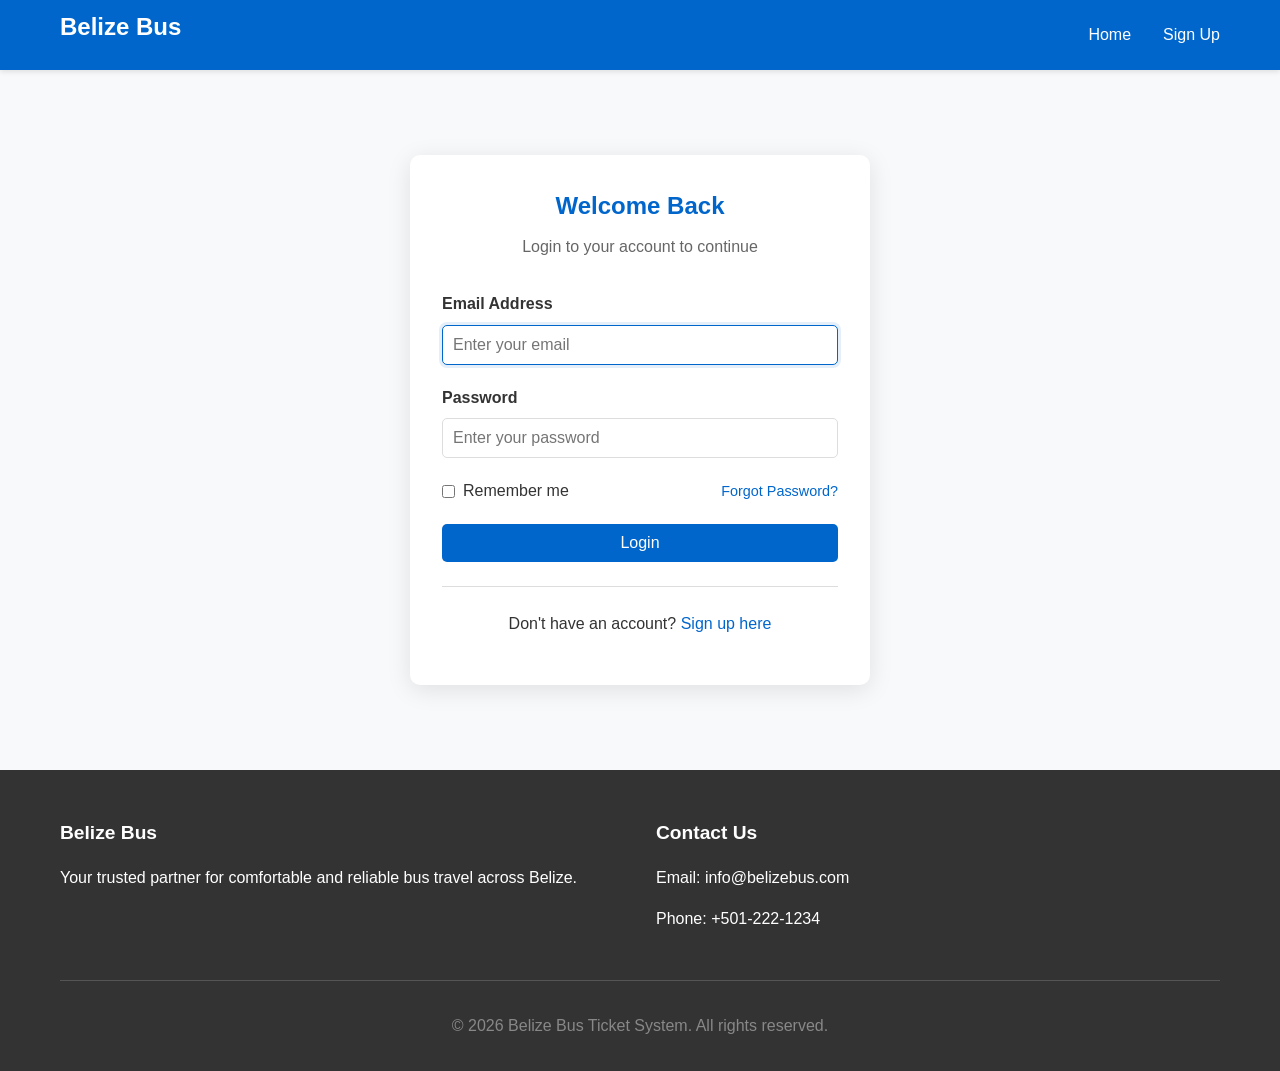
<file: frontend/pages/profile.html>
<!DOCTYPE html>
<html lang="en">
<head>
    <meta charset="UTF-8">
    <meta name="viewport" content="width=device-width, initial-scale=1.0">
    <title>Profile - Belize Bus Ticket System</title>
    <link rel="stylesheet" href="../css/styles.css">
</head>
<body>
    <!-- Navigation -->
    <nav class="navbar">
        <div class="nav-container">
            <div class="logo">
                <a href="../index.html"><h1>Belize Bus</h1></a>
            </div>
            <ul class="nav-menu">
                <li><a href="../index.html">Home</a></li>
                <li><a href="buses.html">Search Buses</a></li>
                <li><a href="tickets.html">My Tickets</a></li>
                <li><a href="profile.html" class="active">Profile</a></li>
                <li><a href="#" class="btn-login">Logout</a></li>
            </ul>
        </div>
    </nav>

    <!-- Main Content -->
    <main class="profile-page">
        <div class="container">
            <!-- Page Header -->
            <div class="page-header">
                <h2>My Profile</h2>
                <p>Manage your account information and settings</p>
            </div>

            <!-- Profile Grid -->
            <div class="profile-grid">
                <!-- Profile Form -->
                <div class="profile-card">
                    <h3>Account Information</h3>
                    
                    <!-- Error Message -->
                    <div id="form-error" class="alert alert-error" style="display: none;"></div>
                    
                    <!-- Success Message -->
                    <div id="form-success" class="alert alert-success" style="display: none;"></div>

                    <form id="profile-form" class="profile-form">
                        <div class="form-row">
                            <div class="form-group">
                                <label for="first-name" class="form-label">First Name</label>
                                <input type="text" id="first-name" name="firstName" class="form-control" required>
                            </div>
                            <div class="form-group">
                                <label for="last-name" class="form-label">Last Name</label>
                                <input type="text" id="last-name" name="lastName" class="form-control" required>
                            </div>
                        </div>

                        <div class="form-group">
                            <label for="email" class="form-label">Email Address</label>
                            <input type="email" id="email" name="email" class="form-control" required disabled>
                            <small class="form-help">Email cannot be changed. Contact support to update.</small>
                        </div>

                        <div class="form-group">
                            <label for="phone" class="form-label">Phone Number</label>
                            <input type="tel" id="phone" name="phoneNumber" class="form-control" 
                                   placeholder="+501-XXX-XXXX" required>
                        </div>

                        <div class="form-group">
                            <label for="address" class="form-label">Address</label>
                            <textarea id="address" name="address" class="form-control" rows="3"></textarea>
                        </div>

                        <div class="form-group">
                            <label for="date-of-birth" class="form-label">Date of Birth</label>
                            <input type="date" id="date-of-birth" name="dateOfBirth" class="form-control">
                        </div>

                        <button type="submit" class="btn btn-primary">Save Changes</button>
                    </form>
                </div>

                <!-- Password Change -->
                <div class="profile-card">
                    <h3>Change Password</h3>
                    
                    <form id="password-form" class="password-form">
                        <div class="form-group">
                            <label for="current-password" class="form-label">Current Password</label>
                            <input type="password" id="current-password" name="currentPassword" 
                                   class="form-control" required>
                        </div>

                        <div class="form-group">
                            <label for="new-password" class="form-label">New Password</label>
                            <input type="password" id="new-password" name="newPassword" 
                                   class="form-control" required minlength="8">
                            <small class="form-help">Minimum 8 characters, include uppercase, lowercase, number</small>
                        </div>

                        <div class="form-group">
                            <label for="confirm-new-password" class="form-label">Confirm New Password</label>
                            <input type="password" id="confirm-new-password" name="confirmPassword" 
                                   class="form-control" required>
                        </div>

                        <button type="submit" class="btn btn-secondary">Update Password</button>
                    </form>
                </div>

                <!-- Account Stats -->
                <div class="profile-card stats-card">
                    <h3>Account Statistics</h3>
                    <div class="stats-grid">
                        <div class="stat-item">
                            <span class="stat-value" id="total-trips">-</span>
                            <span class="stat-label">Total Trips</span>
                        </div>
                        <div class="stat-item">
                            <span class="stat-value" id="total-spent">-</span>
                            <span class="stat-label">Total Spent</span>
                        </div>
                        <div class="stat-item">
                            <span class="stat-value" id="member-days">-</span>
                            <span class="stat-label">Days as Member</span>
                        </div>
                        <div class="stat-item">
                            <span class="stat-value" id="upcoming-trips">-</span>
                            <span class="stat-label">Upcoming Trips</span>
                        </div>
                    </div>
                </div>

                <!-- Account Actions -->
                <div class="profile-card actions-card">
                    <h3>Account Actions</h3>
                    <div class="actions-list">
                        <div class="action-item">
                            <div class="action-info">
                                <h4>Download My Data</h4>
                                <p>Get a copy of your personal data and booking history.</p>
                            </div>
                            <button class="btn btn-secondary" onclick="downloadMyData()">Download</button>
                        </div>
                        <div class="action-item">
                            <div class="action-info">
                                <h4>Delete Account</h4>
                                <p>Permanently delete your account and all associated data.</p>
                            </div>
                            <button class="btn btn-danger" onclick="confirmDeleteAccount()">Delete Account</button>
                        </div>
                    </div>
                </div>
            </div>
        </div>
    </main>

    <!-- Delete Confirmation Modal -->
    <div id="delete-modal" class="modal">
        <div class="modal-overlay" data-modal-close></div>
        <div class="modal-container modal-small">
            <div class="modal-header">
                <h3>Delete Account</h3>
                <button class="modal-close" data-modal-close>&times;</button>
            </div>
            <div class="modal-body">
                <p class="delete-warning">Warning: This action cannot be undone!</p>
                <p>All your bookings, tickets, and account information will be permanently deleted.</p>
                <div class="form-group">
                    <label for="delete-confirm" class="form-label">Type "DELETE" to confirm:</label>
                    <input type="text" id="delete-confirm" class="form-control" placeholder="Type DELETE here">
                </div>
            </div>
            <div class="modal-footer">
                <button class="btn btn-secondary" data-modal-close>Cancel</button>
                <button class="btn btn-danger" id="confirm-delete-btn">Delete Account</button>
            </div>
        </div>
    </div>

    <!-- Footer -->
    <footer>
        <div class="container">
            <div class="footer-content">
                <div class="footer-section">
                    <h3>Belize Bus</h3>
                    <p>Your trusted partner for comfortable and reliable bus travel across Belize.</p>
                </div>
                <div class="footer-section">
                    <h3>Quick Links</h3>
                    <ul>
                        <li><a href="../index.html">Home</a></li>
                        <li><a href="buses.html">Search Buses</a></li>
                        <li><a href="tickets.html">My Tickets</a></li>
                    </ul>
                </div>
                <div class="footer-section">
                    <h3>Contact Us</h3>
                    <p>Email: info@belizebus.com</p>
                    <p>Phone: +501-222-1234</p>
                </div>
            </div>
            <div class="footer-bottom">
                <p>&copy; 2026 Belize Bus Ticket System. All rights reserved.</p>
            </div>
        </div>
    </footer>

    <!-- Scripts -->
    <script src="../js/api.js"></script>
    <script src="../js/auth.js"></script>
    <script src="../js/utils.js"></script>
    <script src="../js/components.js"></script>
    <script>
        let currentUser = null;

        document.addEventListener('DOMContentLoaded', async function() {
            // Require authentication
            if (!Auth.requireAuth()) return;

            // Get current user
            currentUser = Auth.getCurrentUser();
            
            // Setup logout handlers
            document.querySelectorAll('.btn-login').forEach(btn => {
                btn.addEventListener('click', async (e) => {
                    e.preventDefault();
                    await Auth.handleLogout();
                });
            });

            // Load profile data
            await loadProfile();

            // Setup form handlers
            document.getElementById('profile-form').addEventListener('submit', handleProfileUpdate);
            document.getElementById('password-form').addEventListener('submit', handlePasswordChange);
            document.getElementById('confirm-delete-btn').addEventListener('click', confirmDeleteAccount);
        });

        async function loadProfile() {
            try {
                // Try to fetch full profile from API
                const response = await API.customer.getProfile(currentUser.id);
                
                if (response.success && response.data) {
                    const customer = response.data;
                    const user = customer.user || currentUser;
                    
                    // Populate form fields
                    document.getElementById('first-name').value = user.firstName || '';
                    document.getElementById('last-name').value = user.lastName || '';
                    document.getElementById('email').value = user.email || '';
                    document.getElementById('phone').value = customer.phoneNumber || '';
                    document.getElementById('address').value = customer.address || '';
                    document.getElementById('date-of-birth').value = customer.dateOfBirth || '';
                    
                    // Update stats
                    updateStats(customer);
                } else {
                    // Use cached user data
                    populateFormFromCache();
                }
            } catch (error) {
                console.error('Failed to load profile:', error);
                populateFormFromCache();
            }
        }

        function populateFormFromCache() {
            document.getElementById('first-name').value = currentUser.firstName || '';
            document.getElementById('last-name').value = currentUser.lastName || '';
            document.getElementById('email').value = currentUser.email || '';
            // Phone and address not in cache, leave empty
        }

        function updateStats(customer) {
            // Calculate statistics from bookings if available
            const bookings = customer.bookings || [];
            document.getElementById('total-trips').textContent = bookings.length;
            
            const totalSpent = bookings.reduce((sum, b) => sum + (b.totalPrice || 0), 0);
            document.getElementById('total-spent').textContent = Utils.formatCurrency(totalSpent);
            
            const memberSince = new Date(customer.createdAt || Date.now());
            const daysAsMember = Math.floor((Date.now() - memberSince) / (1000 * 60 * 60 * 24));
            document.getElementById('member-days').textContent = daysAsMember;
            
            const upcomingTrips = bookings.filter(b => new Date(b.travelDate) > new Date()).length;
            document.getElementById('upcoming-trips').textContent = upcomingTrips;
        }

        async function handleProfileUpdate(e) {
            e.preventDefault();
            
            const formData = {
                firstName: document.getElementById('first-name').value,
                lastName: document.getElementById('last-name').value,
                phoneNumber: document.getElementById('phone').value,
                address: document.getElementById('address').value,
                dateOfBirth: document.getElementById('date-of-birth').value
            };

            try {
                const submitBtn = e.target.querySelector('button[type="submit"]');
                const originalText = submitBtn.textContent;
                submitBtn.textContent = 'Saving...';
                submitBtn.disabled = true;

                const response = await API.customer.updateProfile(currentUser.id, formData);

                if (response.success) {
                    showFormSuccess('Profile updated successfully!');
                    // Update cached user info
                    currentUser.firstName = formData.firstName;
                    currentUser.lastName = formData.lastName;
                    Auth.setCurrentUser(currentUser);
                }

                submitBtn.textContent = originalText;
                submitBtn.disabled = false;
            } catch (error) {
                console.error('Profile update failed:', error);
                showFormError(error.message || 'Failed to update profile');
                
                const submitBtn = e.target.querySelector('button[type="submit"]');
                submitBtn.textContent = 'Save Changes';
                submitBtn.disabled = false;
            }
        }

        async function handlePasswordChange(e) {
            e.preventDefault();
            
            const currentPassword = document.getElementById('current-password').value;
            const newPassword = document.getElementById('new-password').value;
            const confirmPassword = document.getElementById('confirm-new-password').value;

            if (newPassword !== confirmPassword) {
                showFormError('New passwords do not match');
                return;
            }

            const passwordValidation = Utils.validatePassword(newPassword);
            if (!passwordValidation.valid) {
                showFormError('Password does not meet requirements: ' + passwordValidation.requirements.join(', '));
                return;
            }

            try {
                const submitBtn = e.target.querySelector('button[type="submit"]');
                const originalText = submitBtn.textContent;
                submitBtn.textContent = 'Updating...';
                submitBtn.disabled = true;

                await API.auth.changePassword(currentPassword, newPassword);

                showFormSuccess('Password updated successfully!');
                e.target.reset();

                submitBtn.textContent = originalText;
                submitBtn.disabled = false;
            } catch (error) {
                console.error('Password change failed:', error);
                showFormError(error.message || 'Failed to change password. Please check your current password.');
                
                const submitBtn = e.target.querySelector('button[type="submit"]');
                submitBtn.textContent = 'Update Password';
                submitBtn.disabled = false;
            }
        }

        function showFormError(message) {
            const errorEl = document.getElementById('form-error');
            errorEl.textContent = message;
            errorEl.style.display = 'block';
            setTimeout(() => {
                errorEl.style.display = 'none';
            }, 5000);
        }

        function showFormSuccess(message) {
            const successEl = document.getElementById('form-success');
            successEl.textContent = message;
            successEl.style.display = 'block';
            setTimeout(() => {
                successEl.style.display = 'none';
            }, 3000);
        }

        function downloadMyData() {
            Utils.showToast('Preparing your data download...', 'info');
            // In production, this would trigger a download request to the API
            setTimeout(() => {
                Utils.showToast('Data download ready. Check your email.', 'success');
            }, 2000);
        }

        function confirmDeleteAccount() {
            const confirmInput = document.getElementById('delete-confirm');
            if (confirmInput.value !== 'DELETE') {
                confirmInput.classList.add('is-invalid');
                Utils.showToast('Please type "DELETE" to confirm', 'error');
                return;
            }
            
            // In production, this would call the API to delete the account
            Utils.showToast('Account deletion request submitted. You will receive a confirmation email.', 'warning');
            Components.closeModal(document.getElementById('delete-modal'));
            
            // For demo, just logout after delay
            setTimeout(() => {
                Auth.handleLogout();
            }, 2000);
        }
    </script>
</body>
</html>
</file>
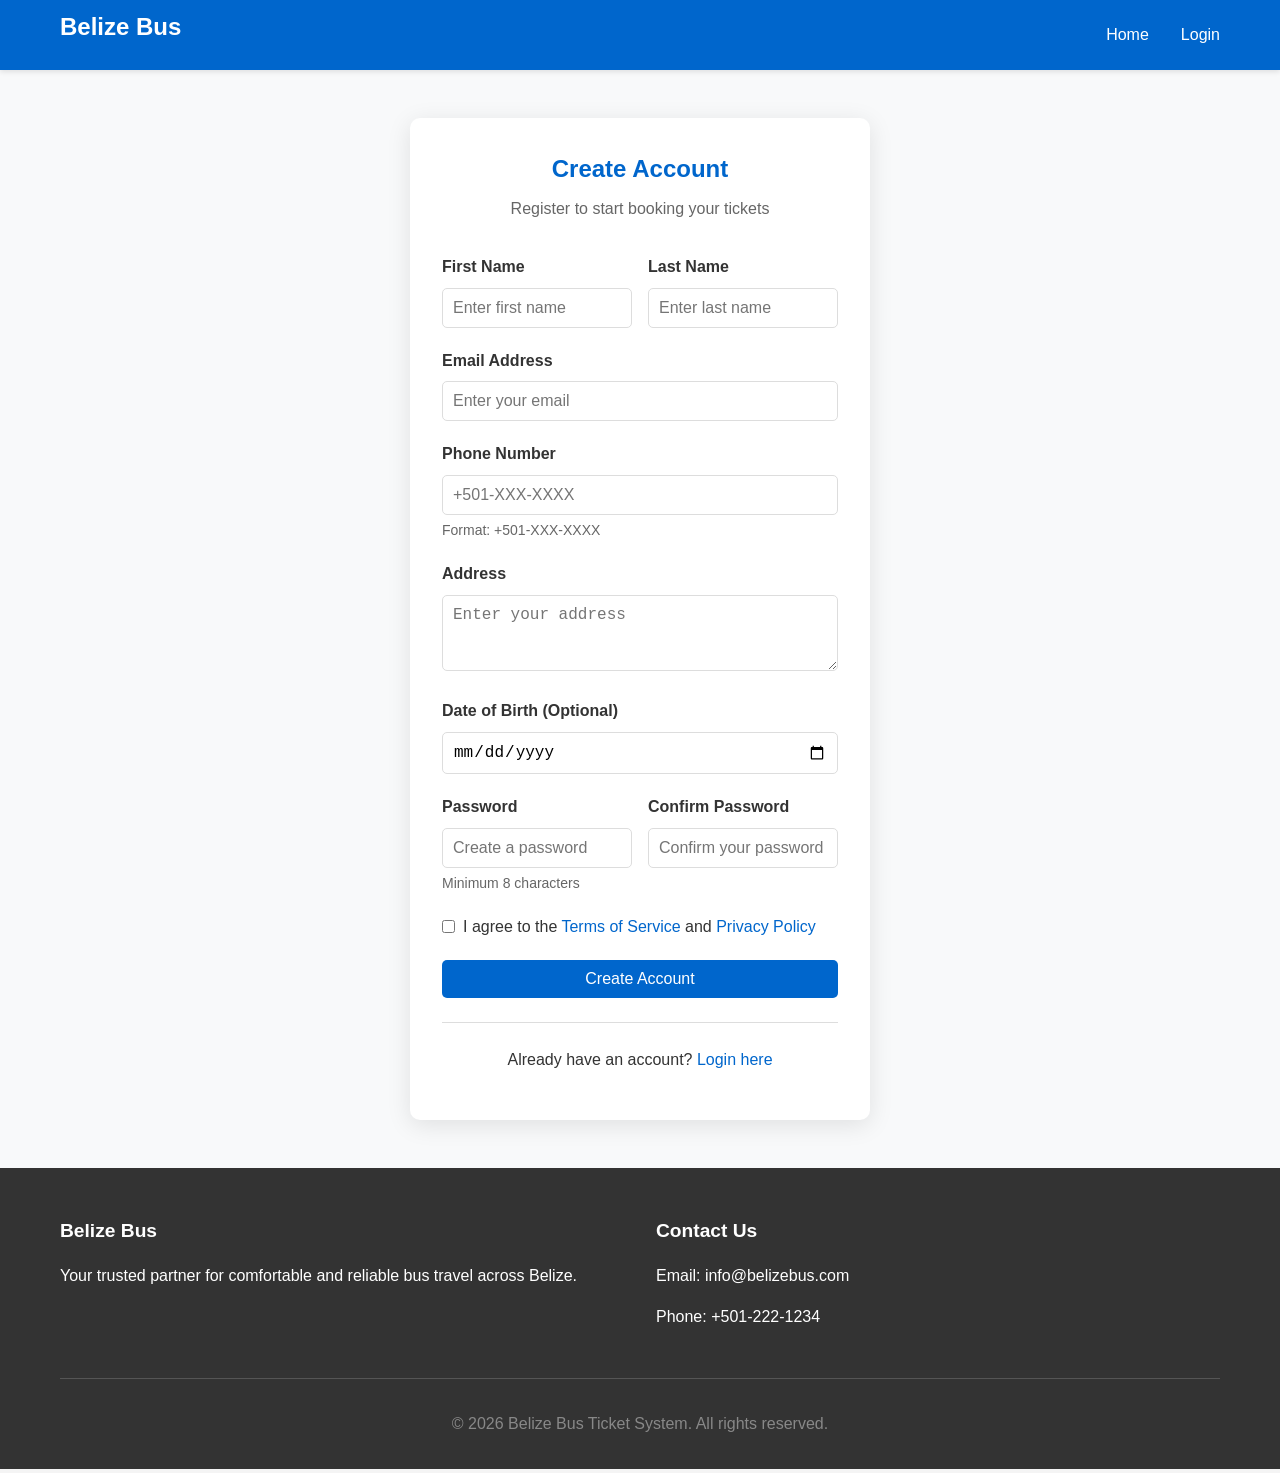
<file: frontend/pages/signup.html>
<!DOCTYPE html>
<html lang="en">
<head>
    <meta charset="UTF-8">
    <meta name="viewport" content="width=device-width, initial-scale=1.0">
    <title>Sign Up - Belize Bus Ticket System</title>
    <link rel="stylesheet" href="../css/styles.css">
</head>
<body>
    <!-- Navigation -->
    <nav class="navbar">
        <div class="nav-container">
            <div class="logo">
                <a href="../index.html"><h1>Belize Bus</h1></a>
            </div>
            <ul class="nav-menu">
                <li><a href="../index.html">Home</a></li>
                <li><a href="login.html">Login</a></li>
            </ul>
        </div>
    </nav>

    <!-- Main Content -->
    <main class="auth-page">
        <div class="auth-container">
            <div class="auth-card auth-card-large">
                <div class="auth-header">
                    <h2>Create Account</h2>
                    <p>Register to start booking your tickets</p>
                </div>

                <!-- Error Message -->
                <div id="auth-error" class="alert alert-error" style="display: none;"></div>
                
                <!-- Success Message -->
                <div id="auth-success" class="alert alert-success" style="display: none;"></div>

                <!-- Registration Form -->
                <form id="signup-form" class="auth-form">
                    <div class="form-row">
                        <div class="form-group">
                            <label for="first-name" class="form-label">First Name</label>
                            <input type="text" id="first-name" name="first-name" class="form-control" 
                                   placeholder="Enter first name" required>
                        </div>
                        <div class="form-group">
                            <label for="last-name" class="form-label">Last Name</label>
                            <input type="text" id="last-name" name="last-name" class="form-control" 
                                   placeholder="Enter last name" required>
                        </div>
                    </div>

                    <div class="form-group">
                        <label for="email" class="form-label">Email Address</label>
                        <input type="email" id="email" name="email" class="form-control" 
                               placeholder="Enter your email" required>
                    </div>

                    <div class="form-group">
                        <label for="phone" class="form-label">Phone Number</label>
                        <input type="tel" id="phone" name="phone" class="form-control" 
                               placeholder="+501-XXX-XXXX" required>
                        <small class="form-help">Format: +501-XXX-XXXX</small>
                    </div>

                    <div class="form-group">
                        <label for="address" class="form-label">Address</label>
                        <textarea id="address" name="address" class="form-control" rows="3" 
                                  placeholder="Enter your address"></textarea>
                    </div>

                    <div class="form-group">
                        <label for="date-of-birth" class="form-label">Date of Birth (Optional)</label>
                        <input type="date" id="date-of-birth" name="date-of-birth" class="form-control">
                    </div>

                    <div class="form-row">
                        <div class="form-group">
                            <label for="password" class="form-label">Password</label>
                            <input type="password" id="password" name="password" class="form-control" 
                                   placeholder="Create a password" required minlength="8">
                            <small class="form-help">Minimum 8 characters</small>
                        </div>
                        <div class="form-group">
                            <label for="confirm-password" class="form-label">Confirm Password</label>
                            <input type="password" id="confirm-password" name="confirm-password" class="form-control" 
                                   placeholder="Confirm your password" required>
                        </div>
                    </div>

                    <div class="form-group">
                        <label class="checkbox-label">
                            <input type="checkbox" name="terms" id="terms" required>
                            <span>I agree to the <a href="#">Terms of Service</a> and <a href="#">Privacy Policy</a></span>
                        </label>
                    </div>

                    <button type="submit" class="btn btn-primary btn-block">
                        Create Account
                    </button>
                </form>

                <div class="auth-footer">
                    <p>Already have an account? <a href="login.html">Login here</a></p>
                </div>
            </div>
        </div>
    </main>

    <!-- Footer -->
    <footer>
        <div class="container">
            <div class="footer-content">
                <div class="footer-section">
                    <h3>Belize Bus</h3>
                    <p>Your trusted partner for comfortable and reliable bus travel across Belize.</p>
                </div>
                <div class="footer-section">
                    <h3>Contact Us</h3>
                    <p>Email: info@belizebus.com</p>
                    <p>Phone: +501-222-1234</p>
                </div>
            </div>
            <div class="footer-bottom">
                <p>&copy; 2026 Belize Bus Ticket System. All rights reserved.</p>
            </div>
        </div>
    </footer>

    <!-- Scripts -->
    <script src="../js/api.js"></script>
    <script src="../js/auth.js"></script>
    <script src="../js/utils.js"></script>
    <script>
        document.addEventListener('DOMContentLoaded', function() {
            // Check if already logged in
            if (Auth.isAuthenticated()) {
                const redirect = Auth.ROLE_DASHBOARDS[Auth.getUserRole()] || '/dashboard';
                window.location.href = redirect;
                return;
            }

            // Setup signup form handler
            Auth.handleRegistrationFormSubmit(document.getElementById('signup-form'), function(user) {
                Utils.showToast('Account created successfully! Welcome aboard.', 'success');
            });

            // Password strength indicator
            const passwordInput = document.getElementById('password');
            const confirmPasswordInput = document.getElementById('confirm-password');
            
            passwordInput.addEventListener('input', function() {
                const result = Utils.validatePassword(this.value);
                const helpText = this.parentElement.querySelector('.form-help');
                
                if (this.value.length > 0) {
                    if (result.strength === 'weak') {
                        helpText.textContent = 'Password strength: Weak - Add more character types';
                        helpText.style.color = '#dc3545';
                    } else if (result.strength === 'medium') {
                        helpText.textContent = 'Password strength: Medium';
                        helpText.style.color = '#ffc107';
                    } else {
                        helpText.textContent = 'Password strength: Strong';
                        helpText.style.color = '#28a745';
                    }
                } else {
                    helpText.textContent = 'Minimum 8 characters';
                    helpText.style.color = '';
                }
            });

            // Password match validation
            confirmPasswordInput.addEventListener('input', function() {
                const password = passwordInput.value;
                const confirm = this.value;
                
                if (confirm && password !== confirm) {
                    this.classList.add('is-invalid');
                } else {
                    this.classList.remove('is-invalid');
                }
            });
        });
    </script>
</body>
</html>
</file>
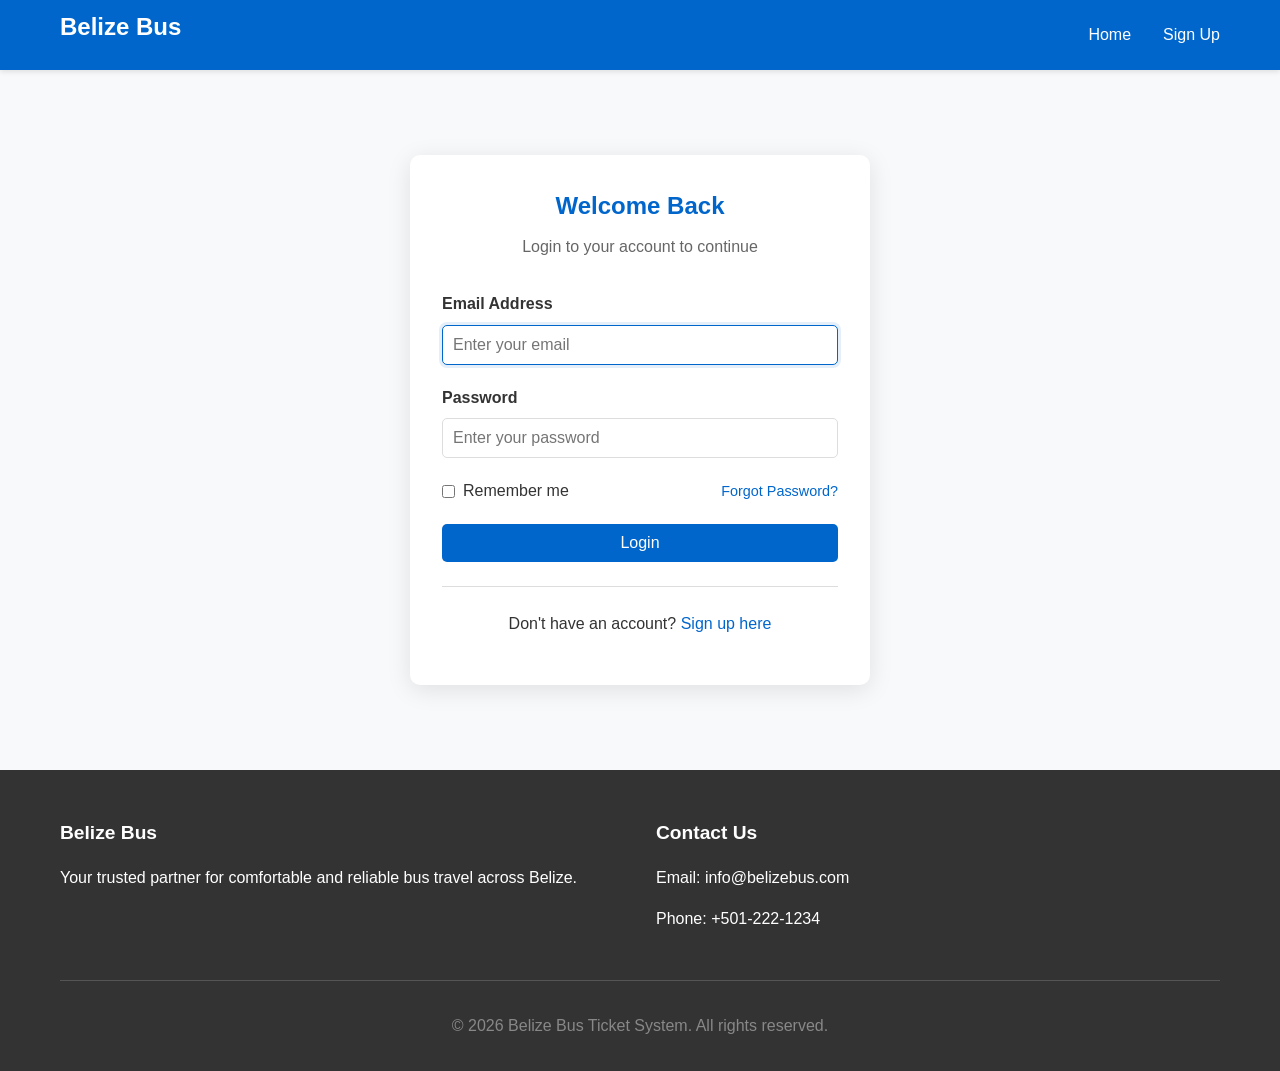
<file: frontend/pages/tickets.html>
<!DOCTYPE html>
<html lang="en">
<head>
    <meta charset="UTF-8">
    <meta name="viewport" content="width=device-width, initial-scale=1.0">
    <title>My Tickets - Belize Bus Ticket System</title>
    <link rel="stylesheet" href="../css/styles.css">
</head>
<body>
    <!-- Navigation -->
    <nav class="navbar">
        <div class="nav-container">
            <div class="logo">
                <a href="../index.html"><h1>Belize Bus</h1></a>
            </div>
            <ul class="nav-menu">
                <li><a href="../index.html">Home</a></li>
                <li><a href="buses.html">Search Buses</a></li>
                <li><a href="tickets.html" class="active">My Tickets</a></li>
                <li><a href="profile.html">Profile</a></li>
                <li><a href="#" class="btn-login">Logout</a></li>
            </ul>
        </div>
    </nav>

    <!-- Main Content -->
    <main class="tickets-page">
        <div class="container">
            <!-- Page Header -->
            <div class="page-header">
                <h2>My Tickets</h2>
                <p>View and manage your ticket bookings</p>
            </div>

            <!-- Filter Bar -->
            <div class="filter-bar">
                <div class="filter-search">
                    <input type="text" id="search-input" class="search-input" placeholder="Search by reference or destination...">
                </div>
                <div class="filter-options">
                    <div class="filter-option">
                        <label>Status:</label>
                        <select id="status-filter" class="filter-select">
                            <option value="">All Statuses</option>
                            <option value="Available">Available</option>
                            <option value="Booked">Booked</option>
                            <option value="Confirmed">Confirmed</option>
                            <option value="Cancelled">Cancelled</option>
                            <option value="Expired">Expired</option>
                        </select>
                    </div>
                </div>
            </div>

            <!-- Tickets List -->
            <div id="tickets-container" class="tickets-container">
                <div class="loading-state">
                    <div class="loading-spinner"></div>
                    <p>Loading your tickets...</p>
                </div>
            </div>

            <!-- Empty State -->
            <div id="empty-state" class="empty-state" style="display: none;">
                <div class="empty-icon">🎫</div>
                <h3>No tickets found</h3>
                <p>You haven't booked any tickets yet.</p>
                <a href="buses.html" class="btn btn-primary">Book Your First Ticket</a>
            </div>
        </div>
    </main>

    <!-- Ticket Detail Modal -->
    <div id="ticket-modal" class="modal">
        <div class="modal-overlay" data-modal-close></div>
        <div class="modal-container modal-large">
            <div class="modal-header">
                <h3>Ticket Details</h3>
                <button class="modal-close" data-modal-close>&times;</button>
            </div>
            <div class="modal-body" id="ticket-modal-body">
                <!-- Ticket details will be populated here -->
            </div>
            <div class="modal-footer" id="ticket-modal-footer">
                <!-- Action buttons will be populated here -->
            </div>
        </div>
    </div>

    <!-- Cancel Confirmation Modal -->
    <div id="cancel-modal" class="modal">
        <div class="modal-overlay" data-modal-close></div>
        <div class="modal-container modal-small">
            <div class="modal-header">
                <h3>Cancel Ticket</h3>
                <button class="modal-close" data-modal-close>&times;</button>
            </div>
            <div class="modal-body">
                <p>Are you sure you want to cancel this ticket?</p>
                <p class="cancel-warning">This action cannot be undone.</p>
                <input type="hidden" id="cancel-ticket-id">
            </div>
            <div class="modal-footer">
                <button class="btn btn-secondary" data-modal-close>Keep Ticket</button>
                <button class="btn btn-danger" id="confirm-cancel-btn">Cancel Ticket</button>
            </div>
        </div>
    </div>

    <!-- Footer -->
    <footer>
        <div class="container">
            <div class="footer-content">
                <div class="footer-section">
                    <h3>Belize Bus</h3>
                    <p>Your trusted partner for comfortable and reliable bus travel across Belize.</p>
                </div>
                <div class="footer-section">
                    <h3>Quick Links</h3>
                    <ul>
                        <li><a href="../index.html">Home</a></li>
                        <li><a href="buses.html">Search Buses</a></li>
                        <li><a href="profile.html">Profile</a></li>
                    </ul>
                </div>
                <div class="footer-section">
                    <h3>Contact Us</h3>
                    <p>Email: info@belizebus.com</p>
                    <p>Phone: +501-222-1234</p>
                </div>
            </div>
            <div class="footer-bottom">
                <p>&copy; 2026 Belize Bus Ticket System. All rights reserved.</p>
            </div>
        </div>
    </footer>

    <!-- Scripts -->
    <script src="../js/api.js"></script>
    <script src="../js/auth.js"></script>
    <script src="../js/utils.js"></script>
    <script src="../js/components.js"></script>
    <script>
        let allTickets = [];
        let filteredTickets = [];

        document.addEventListener('DOMContentLoaded', function() {
            // Require authentication
            if (!Auth.requireAuth()) return;

            // Setup logout handlers
            document.querySelectorAll('.btn-login').forEach(btn => {
                btn.addEventListener('click', async (e) => {
                    e.preventDefault();
                    await Auth.handleLogout();
                });
            });

            // Load tickets
            loadTickets();

            // Setup filters
            document.getElementById('search-input').addEventListener('input', handleFilter);
            document.getElementById('status-filter').addEventListener('change', handleFilter);

            // Setup cancel confirmation
            document.getElementById('confirm-cancel-btn').addEventListener('click', confirmCancelTicket);
        });

        async function loadTickets() {
            const user = Auth.getCurrentUser();
            const container = document.getElementById('tickets-container');

            try {
                const response = await API.customer.getTickets(user.id);

                if (response.success && response.data && response.data.length > 0) {
                    allTickets = response.data;
                    filteredTickets = [...allTickets];
                    displayTickets(filteredTickets);
                } else {
                    container.style.display = 'none';
                    document.getElementById('empty-state').style.display = 'block';
                }
            } catch (error) {
                console.error('Failed to load tickets:', error);
                container.innerHTML = `
                    <div class="error-state">
                        <p>Unable to load tickets. Please try again later.</p>
                        <button class="btn btn-primary" onclick="loadTickets()">Retry</button>
                    </div>
                `;
            }
        }

        function displayTickets(tickets) {
            const container = document.getElementById('tickets-container');
            container.style.display = 'block';
            document.getElementById('empty-state').style.display = 'none';
            container.innerHTML = '';

            if (tickets.length === 0) {
                container.style.display = 'none';
                document.getElementById('empty-state').style.display = 'block';
                return;
            }

            const ticketsGrid = document.createElement('div');
            ticketsGrid.className = 'tickets-grid';

            tickets.forEach(ticket => {
                const card = createTicketCard(ticket);
                ticketsGrid.appendChild(card);
            });

            container.appendChild(ticketsGrid);
        }

        function createTicketCard(ticket) {
            const card = document.createElement('div');
            card.className = 'ticket-card';
            card.innerHTML = `
                <div class="ticket-header">
                    <div class="ticket-reference">
                        <span class="reference-label">Booking Reference</span>
                        <span class="reference-value">${escapeHtml(ticket.bookingReference)}</span>
                    </div>
                    ${createStatusBadge(ticket.status)}
                </div>
                <div class="ticket-body">
                    <div class="ticket-row">
                        <span class="label">Destination:</span>
                        <span class="value">${escapeHtml(ticket.destination)}</span>
                    </div>
                    <div class="ticket-row">
                        <span class="label">Travel Date:</span>
                        <span class="value">${formatDate(ticket.travelDate)}</span>
                    </div>
                    <div class="ticket-row">
                        <span class="label">Seats:</span>
                        <span class="value">${ticket.numberOfSeats} ${ticket.seatNumbers ? `(${escapeHtml(ticket.seatNumbers)})` : ''}</span>
                    </div>
                    <div class="ticket-row">
                        <span class="label">Total Price:</span>
                        <span class="value price">${formatCurrency(ticket.totalPrice)}</span>
                    </div>
                    ${ticket.isRoundTrip ? `
                    <div class="ticket-row">
                        <span class="label">Return Date:</span>
                        <span class="value">${formatDate(ticket.returnDate)}</span>
                    </div>
                    ` : ''}
                    <div class="ticket-row">
                        <span class="label">Booked On:</span>
                        <span class="value">${formatDate(ticket.bookingDate)}</span>
                    </div>
                </div>
                <div class="ticket-footer">
                    <button class="btn btn-secondary view-details-btn" data-ticket-id="${ticket.id}">View Details</button>
                    ${['Booked', 'Confirmed'].includes(ticket.status) ? `
                    <button class="btn btn-danger cancel-ticket-btn" data-ticket-id="${ticket.id}">Cancel Ticket</button>
                    ` : ''}
                </div>
            `;

            // Add event listeners
            card.querySelector('.view-details-btn').addEventListener('click', () => showTicketDetails(ticket));
            
            const cancelBtn = card.querySelector('.cancel-ticket-btn');
            if (cancelBtn) {
                cancelBtn.addEventListener('click', () => openCancelModal(ticket.id));
            }

            return card;
        }

        function handleFilter() {
            const searchTerm = document.getElementById('search-input').value.toLowerCase();
            const statusFilter = document.getElementById('status-filter').value;

            filteredTickets = allTickets.filter(ticket => {
                const matchesSearch = !searchTerm || 
                    ticket.bookingReference.toLowerCase().includes(searchTerm) ||
                    ticket.destination.toLowerCase().includes(searchTerm);
                
                const matchesStatus = !statusFilter || ticket.status === statusFilter;

                return matchesSearch && matchesStatus;
            });

            displayTickets(filteredTickets);
        }

        function showTicketDetails(ticket) {
            const modalBody = document.getElementById('ticket-modal-body');
            const modalFooter = document.getElementById('ticket-modal-footer');

            modalBody.innerHTML = `
                <div class="ticket-detail">
                    <div class="detail-header">
                        <h4>${escapeHtml(ticket.bookingReference)}</h4>
                        ${createStatusBadge(ticket.status)}
                    </div>
                    <div class="detail-grid">
                        <div class="detail-item">
                            <span class="detail-label">Destination</span>
                            <span class="detail-value">${escapeHtml(ticket.destination)}</span>
                        </div>
                        <div class="detail-item">
                            <span class="detail-label">Travel Date</span>
                            <span class="detail-value">${formatDate(ticket.travelDate)}</span>
                        </div>
                        <div class="detail-item">
                            <span class="detail-label">Number of Seats</span>
                            <span class="detail-value">${ticket.numberOfSeats}</span>
                        </div>
                        <div class="detail-item">
                            <span class="detail-label">Seat Numbers</span>
                            <span class="detail-value">${ticket.seatNumbers || 'Auto-assigned'}</span>
                        </div>
                        <div class="detail-item">
                            <span class="detail-label">Price Per Seat</span>
                            <span class="detail-value">${formatCurrency(ticket.pricePerSeat)}</span>
                        </div>
                        <div class="detail-item">
                            <span class="detail-label">Total Price</span>
                            <span class="detail-value price">${formatCurrency(ticket.totalPrice)}</span>
                        </div>
                        <div class="detail-item">
                            <span class="detail-label">Round Trip</span>
                            <span class="detail-value">${ticket.isRoundTrip ? 'Yes' : 'No'}</span>
                        </div>
                        ${ticket.isRoundTrip ? `
                        <div class="detail-item">
                            <span class="detail-label">Return Date</span>
                            <span class="detail-value">${formatDate(ticket.returnDate)}</span>
                        </div>
                        ` : ''}
                        <div class="detail-item">
                            <span class="detail-label">Booking Date</span>
                            <span class="detail-value">${formatDate(ticket.bookingDate)}</span>
                        </div>
                        <div class="detail-item">
                            <span class="detail-label">Status</span>
                            <span class="detail-value">${createStatusBadge(ticket.status)}</span>
                        </div>
                    </div>
                </div>
            `;

            modalFooter.innerHTML = `
                <button class="btn btn-primary" onclick="window.print()">Print Ticket</button>
                ${['Booked', 'Confirmed'].includes(ticket.status) ? `
                <button class="btn btn-danger" onclick="openCancelModal(${ticket.id})">Cancel Ticket</button>
                ` : ''}
            `;

            Components.openModal(document.getElementById('ticket-modal'));
        }

        function openCancelModal(ticketId) {
            document.getElementById('cancel-ticket-id').value = ticketId;
            Components.closeModal(document.getElementById('ticket-modal'));
            Components.openModal(document.getElementById('cancel-modal'));
        }

        async function confirmCancelTicket() {
            const ticketId = document.getElementById('cancel-ticket-id').value;
            
            try {
                const btn = document.getElementById('confirm-cancel-btn');
                btn.disabled = true;
                btn.textContent = 'Cancelling...';

                const response = await API.ticket.cancelTicket(ticketId);

                if (response.success) {
                    Utils.showToast('Ticket cancelled successfully', 'success');
                    Components.closeModal(document.getElementById('cancel-modal'));
                    loadTickets(); // Reload tickets
                }

                btn.disabled = false;
                btn.textContent = 'Cancel Ticket';
            } catch (error) {
                console.error('Cancel failed:', error);
                Utils.showToast(error.message || 'Failed to cancel ticket', 'error');
                
                const btn = document.getElementById('confirm-cancel-btn');
                btn.disabled = false;
                btn.textContent = 'Cancel Ticket';
            }
        }

        // Helper functions
        function escapeHtml(str) {
            const div = document.createElement('div');
            div.textContent = str;
            return div.innerHTML;
        }
    </script>
</body>
</html>
</file>
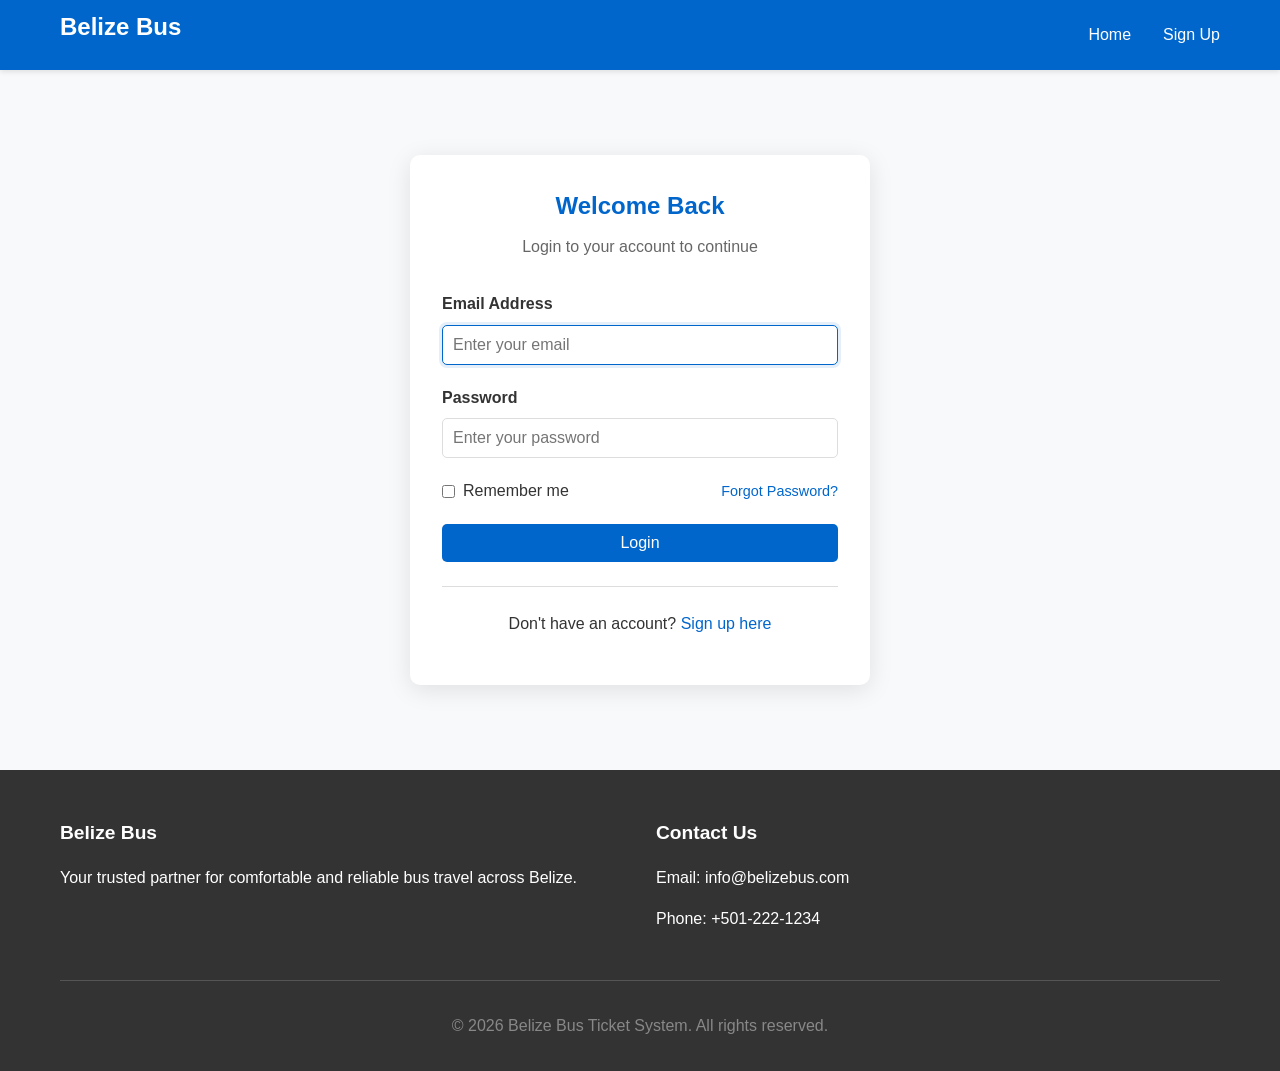
<file: frontend/pages/admin/buses.html>
<!DOCTYPE html>
<html lang="en">
<head>
    <meta charset="UTF-8">
    <meta name="viewport" content="width=device-width, initial-scale=1.0">
    <title>Bus Management - Admin - Belize Bus Ticket System</title>
    <link rel="stylesheet" href="../../css/styles.css">
</head>
<body>
    <!-- Navigation -->
    <nav class="navbar">
        <div class="nav-container">
            <div class="logo">
                <a href="../../index.html"><h1>Belize Bus</h1></a>
            </div>
            <ul class="nav-menu">
                <li><a href="../dashboard.html">Dashboard</a></li>
                <li><a href="users.html">Users</a></li>
                <li><a href="buses.html" class="active">Buses</a></li>
                <li><a href="reports.html">Reports</a></li>
                <li><a href="#" class="btn-login">Logout</a></li>
            </ul>
        </div>
    </nav>

    <!-- Main Content -->
    <main class="admin-page">
        <div class="container">
            <!-- Page Header -->
            <div class="page-header">
                <h2>Bus Management</h2>
                <p>Manage buses, routes, and schedules</p>
            </div>

            <!-- Stats Cards -->
            <div class="admin-stats">
                <div class="stat-card">
                    <span class="stat-icon">🚌</span>
                    <div class="stat-info">
                        <span class="stat-value" id="total-buses">0</span>
                        <span class="stat-label">Total Buses</span>
                    </div>
                </div>
                <div class="stat-card">
                    <span class="stat-icon">✅</span>
                    <div class="stat-info">
                        <span class="stat-value" id="active-buses">0</span>
                        <span class="stat-label">Active Buses</span>
                    </div>
                </div>
                <div class="stat-card">
                    <span class="stat-icon">📊</span>
                    <div class="stat-info">
                        <span class="stat-value" id="avg-occupancy">0%</span>
                        <span class="stat-label">Avg Occupancy</span>
                    </div>
                </div>
                <div class="stat-card">
                    <span class="stat-icon">🎫</span>
                    <div class="stat-info">
                        <span class="stat-value" id="total-seats">0</span>
                        <span class="stat-label">Total Seats</span>
                    </div>
                </div>
            </div>

            <!-- Filter Bar -->
            <div class="filter-bar">
                <div class="filter-search">
                    <input type="text" id="search-input" class="search-input" placeholder="Search by name or number...">
                </div>
                <div class="filter-options">
                    <div class="filter-option">
                        <label>Type:</label>
                        <select id="type-filter" class="filter-select">
                            <option value="">All Types</option>
                            <option value="Regular">Regular</option>
                            <option value="Express">Express</option>
                        </select>
                    </div>
                    <div class="filter-option">
                        <label>Status:</label>
                        <select id="status-filter" class="filter-select">
                            <option value="">All Statuses</option>
                            <option value="active">Active</option>
                            <option value="inactive">Inactive</option>
                        </select>
                    </div>
                    <button class="btn btn-primary" onclick="openAddBusModal()">Add Bus</button>
                </div>
            </div>

            <!-- Buses Table -->
            <div class="table-wrapper">
                <table class="data-table" id="buses-table">
                    <thead>
                        <tr>
                            <th>Bus Name</th>
                            <th>Bus Number</th>
                            <th>Type</th>
                            <th>Route</th>
                            <th>Capacity</th>
                            <th>Available</th>
                            <th>Actions</th>
                        </tr>
                    </thead>
                    <tbody id="buses-table-body">
                        <tr>
                            <td colspan="7" class="empty-state">
                                <div class="loading-spinner"></div>
                                <p>Loading buses...</p>
                            </td>
                        </tr>
                    </tbody>
                </table>
            </div>
        </div>
    </main>

    <!-- Add/Edit Bus Modal -->
    <div id="bus-modal" class="modal">
        <div class="modal-overlay" data-modal-close></div>
        <div class="modal-container modal-medium">
            <div class="modal-header">
                <h3 id="modal-title">Add New Bus</h3>
                <button class="modal-close" data-modal-close>&times;</button>
            </div>
            <div class="modal-body">
                <form id="bus-form" class="bus-form">
                    <input type="hidden" id="bus-id">
                    
                    <div class="form-group">
                        <label for="bus-name" class="form-label">Bus Name</label>
                        <input type="text" id="bus-name" name="name" class="form-control" required>
                    </div>

                    <div class="form-group">
                        <label for="bus-number" class="form-label">Bus Number</label>
                        <input type="text" id="bus-number" name="busNumber" class="form-control" 
                               placeholder="e.g., BZ-REG-001" required>
                    </div>

                    <div class="form-group">
                        <label for="bus-type" class="form-label">Bus Type</label>
                        <select id="bus-type" name="type" class="form-control" required>
                            <option value="">Select Type</option>
                            <option value="Regular">Regular</option>
                            <option value="Express">Express</option>
                        </select>
                    </div>

                    <div class="form-row">
                        <div class="form-group">
                            <label for="seat-capacity" class="form-label">Seat Capacity</label>
                            <input type="number" id="seat-capacity" name="seatCapacity" class="form-control" 
                                   min="1" max="100" required>
                        </div>
                        <div class="form-group">
                            <label for="available-seats" class="form-label">Available Seats</label>
                            <input type="number" id="available-seats" name="availableSeats" class="form-control" 
                                   min="0" required>
                        </div>
                    </div>

                    <div class="form-row">
                        <div class="form-group">
                            <label for="departure-location" class="form-label">Departure Location</label>
                            <select id="departure-location" name="departureLocationId" class="form-control" required>
                                <option value="">Select Location</option>
                            </select>
                        </div>
                        <div class="form-group">
                            <label for="arrival-location" class="form-label">Arrival Location</label>
                            <select id="arrival-location" name="arrivalLocationId" class="form-control" required>
                                <option value="">Select Location</option>
                            </select>
                        </div>
                    </div>

                    <div class="form-row">
                        <div class="form-group">
                            <label for="departure-time" class="form-label">Departure Time</label>
                            <input type="time" id="departure-time" name="departureTime" class="form-control" required>
                        </div>
                        <div class="form-group">
                            <label for="arrival-time" class="form-label">Arrival Time</label>
                            <input type="time" id="arrival-time" name="arrivalTime" class="form-control" required>
                        </div>
                    </div>

                    <div class="form-group">
                        <label for="price-per-seat" class="form-label">Price Per Seat ($)</label>
                        <input type="number" id="price-per-seat" name="pricePerSeat" class="form-control" 
                               step="0.01" min="0" required>
                    </div>

                    <div class="form-group">
                        <label for="is-active" class="checkbox-label">
                            <input type="checkbox" id="is-active" name="isActive" checked>
                            <span>Active Bus</span>
                        </label>
                    </div>

                    <button type="submit" class="btn btn-primary btn-block">Save Bus</button>
                </form>
            </div>
        </div>
    </div>

    <!-- Footer -->
    <footer>
        <div class="container">
            <div class="footer-content">
                <div class="footer-section">
                    <h3>Belize Bus</h3>
                    <p>Your trusted partner for comfortable and reliable bus travel across Belize.</p>
                </div>
                <div class="footer-section">
                    <h3>Admin Links</h3>
                    <ul>
                        <li><a href="users.html">Users</a></li>
                        <li><a href="buses.html">Buses</a></li>
                        <li><a href="reports.html">Reports</a></li>
                    </ul>
                </div>
                <div class="footer-section">
                    <h3>Contact Us</h3>
                    <p>Email: info@belizebus.com</p>
                    <p>Phone: +501-222-1234</p>
                </div>
            </div>
            <div class="footer-bottom">
                <p>&copy; 2026 Belize Bus Ticket System. All rights reserved.</p>
            </div>
        </div>
    </footer>

    <!-- Scripts -->
    <script src="../../js/api.js"></script>
    <script src="../../js/auth.js"></script>
    <script src="../../js/utils.js"></script>
    <script src="../../js/components.js"></script>
    <script>
        let allBuses = [];
        let filteredBuses = [];
        let locations = [];

        document.addEventListener('DOMContentLoaded', async function() {
            // Require admin authentication
            if (!Auth.requireRole(['Admin'])) return;

            // Setup logout handlers
            document.querySelectorAll('.btn-login').forEach(btn => {
                btn.addEventListener('click', async (e) => {
                    e.preventDefault();
                    await Auth.handleLogout();
                });
            });

            // Load locations first
            await loadLocations();

            // Load buses
            await loadBuses();

            // Setup filters
            document.getElementById('search-input').addEventListener('input', handleFilter);
            document.getElementById('type-filter').addEventListener('change', handleFilter);
            document.getElementById('status-filter').addEventListener('change', handleFilter);

            // Setup bus form
            document.getElementById('bus-form').addEventListener('submit', handleBusSubmit);
        });

        async function loadLocations() {
            try {
                const response = await API.location.getAllLocations();
                if (response.success && response.data) {
                    locations = response.data.filter(l => l.type === 'Terminal' || l.type === 'Stop');
                    populateLocationSelects();
                }
            } catch (error) {
                console.error('Failed to load locations:', error);
                // Use fallback locations
                locations = [
                    { id: 1, name: 'Belize City Terminal' },
                    { id: 2, name: 'Belmopan Terminal' },
                    { id: 3, name: 'San Ignacio Terminal' },
                    { id: 4, name: 'Orange Walk Terminal' },
                    { id: 5, name: 'Corozal Terminal' },
                    { id: 6, name: 'San Pedro Terminal' },
                    { id: 7, name: 'Dangriga Terminal' },
                    { id: 8, name: 'Punta Gorda Terminal' }
                ];
                populateLocationSelects();
            }
        }

        function populateLocationSelects() {
            const departureSelect = document.getElementById('departure-location');
            const arrivalSelect = document.getElementById('arrival-location');

            locations.forEach(location => {
                const option1 = document.createElement('option');
                option1.value = location.id;
                option1.textContent = location.name;
                departureSelect.appendChild(option1);

                const option2 = document.createElement('option');
                option2.value = location.id;
                option2.textContent = location.name;
                arrivalSelect.appendChild(option2);
            });
        }

        async function loadBuses() {
            try {
                const response = await API.bus.getAllBuses();
                
                if (response.success && response.data) {
                    allBuses = response.data;
                    filteredBuses = [...allBuses];
                    displayBuses(filteredBuses);
                    updateStats();
                }

                document.getElementById('buses-table-body').innerHTML = '';
            } catch (error) {
                console.error('Failed to load buses:', error);
                Utils.showToast('Failed to load buses', 'error');
                document.getElementById('buses-table-body').innerHTML = `
                    <tr><td colspan="7" class="empty-state">Failed to load buses</td></tr>
                `;
            }
        }

        function displayBuses(buses) {
            const tbody = document.getElementById('buses-table-body');
            tbody.innerHTML = '';

            if (buses.length === 0) {
                tbody.innerHTML = '<tr><td colspan="7" class="empty-state">No buses found</td></tr>';
                return;
            }

            buses.forEach(bus => {
                const tr = document.createElement('tr');
                const fromLoc = locations.find(l => l.id === bus.departureLocationId);
                const toLoc = locations.find(l => l.id === bus.arrivalLocationId);
                const occupancy = bus.seatCapacity > 0 ? 
                    Math.round(((bus.seatCapacity - bus.availableSeats) / bus.seatCapacity) * 100) : 0;

                tr.innerHTML = `
                    <td>
                        <div class="user-cell">
                            <span class="user-name">${escapeHtml(bus.name)}</span>
                        </div>
                    </td>
                    <td>${escapeHtml(bus.busNumber)}</td>
                    <td><span class="badge badge-${bus.type.toLowerCase()}">${bus.type}</span></td>
                    <td>${fromLoc?.name || 'Unknown'} → ${toLoc?.name || 'Unknown'}</td>
                    <td>${bus.seatCapacity}</td>
                    <td>
                        <span class="${bus.availableSeats > 0 ? 'text-success' : 'text-danger'}">
                            ${bus.availableSeats}/${bus.seatCapacity} (${occupancy}%)
                        </span>
                    </td>
                    <td>
                        <button class="btn btn-sm btn-secondary" onclick="editBus(${bus.id})">Edit</button>
                        <button class="btn btn-sm btn-danger" onclick="toggleBusStatus(${bus.id}, ${bus.isActive})">
                            ${bus.isActive ? 'Deactivate' : 'Activate'}
                        </button>
                    </td>
                `;
                tbody.appendChild(tr);
            });
        }

        function handleFilter() {
            const searchTerm = document.getElementById('search-input').value.toLowerCase();
            const typeFilter = document.getElementById('type-filter').value;
            const statusFilter = document.getElementById('status-filter').value;

            filteredBuses = allBuses.filter(bus => {
                const matchesSearch = !searchTerm || 
                    bus.name.toLowerCase().includes(searchTerm) ||
                    bus.busNumber.toLowerCase().includes(searchTerm);
                
                const matchesType = !typeFilter || bus.type === typeFilter;
                const matchesStatus = !statusFilter || (statusFilter === 'active' ? bus.isActive : !bus.isActive);

                return matchesSearch && matchesType && matchesStatus;
            });

            displayBuses(filteredBuses);
        }

        function updateStats() {
            document.getElementById('total-buses').textContent = allBuses.length;
            document.getElementById('active-buses').textContent = allBuses.filter(b => b.isActive).length;
            
            const totalSeats = allBuses.reduce((sum, b) => sum + b.seatCapacity, 0);
            const bookedSeats = allBuses.reduce((sum, b) => sum + (b.seatCapacity - b.availableSeats), 0);
            const avgOccupancy = totalSeats > 0 ? Math.round((bookedSeats / totalSeats) * 100) : 0;
            
            document.getElementById('avg-occupancy').textContent = avgOccupancy + '%';
            document.getElementById('total-seats').textContent = totalSeats;
        }

        function openAddBusModal() {
            document.getElementById('modal-title').textContent = 'Add New Bus';
            document.getElementById('bus-form').reset();
            document.getElementById('bus-id').value = '';
            document.getElementById('is-active').checked = true;
            Components.openModal(document.getElementById('bus-modal'));
        }

        function editBus(busId) {
            const bus = allBuses.find(b => b.id === busId);
            if (!bus) return;

            document.getElementById('modal-title').textContent = 'Edit Bus';
            document.getElementById('bus-id').value = bus.id;
            document.getElementById('bus-name').value = bus.name;
            document.getElementById('bus-number').value = bus.busNumber;
            document.getElementById('bus-type').value = bus.type;
            document.getElementById('seat-capacity').value = bus.seatCapacity;
            document.getElementById('available-seats').value = bus.availableSeats;
            document.getElementById('departure-location').value = bus.departureLocationId;
            document.getElementById('arrival-location').value = bus.arrivalLocationId;
            document.getElementById('departure-time').value = bus.departureTime;
            document.getElementById('arrival-time').value = bus.arrivalTime;
            document.getElementById('price-per-seat').value = bus.pricePerSeat || 0;
            document.getElementById('is-active').checked = bus.isActive;

            Components.openModal(document.getElementById('bus-modal'));
        }

        async function handleBusSubmit(e) {
            e.preventDefault();

            const formData = new FormData(e.target);
            const busData = {
                name: formData.get('name'),
                busNumber: formData.get('busNumber'),
                type: formData.get('type'),
                seatCapacity: parseInt(formData.get('seatCapacity')),
                availableSeats: parseInt(formData.get('availableSeats')),
                departureLocationId: parseInt(formData.get('departureLocationId')),
                arrivalLocationId: parseInt(formData.get('arrivalLocationId')),
                departureTime: formData.get('departureTime'),
                arrivalTime: formData.get('arrivalTime'),
                pricePerSeat: parseFloat(formData.get('pricePerSeat')),
                isActive: formData.get('isActive') === 'on'
            };

            const busId = document.getElementById('bus-id').value;
            const isEdit = !!busId;

            try {
                const submitBtn = e.target.querySelector('button[type="submit"]');
                const originalText = submitBtn.textContent;
                submitBtn.textContent = 'Saving...';
                submitBtn.disabled = true;

                // In production, use appropriate API endpoint
                // For demo, just simulate success
                await new Promise(resolve => setTimeout(resolve, 500));

                Utils.showToast(isEdit ? 'Bus updated successfully' : 'Bus created successfully', 'success');
                Components.closeModal(document.getElementById('bus-modal'));
                await loadBuses();

                submitBtn.textContent = originalText;
                submitBtn.disabled = false;
            } catch (error) {
                console.error('Bus save failed:', error);
                Utils.showToast(error.message || 'Failed to save bus', 'error');
                
                const submitBtn = e.target.querySelector('button[type="submit"]');
                submitBtn.textContent = 'Save Bus';
                submitBtn.disabled = false;
            }
        }

        async function toggleBusStatus(busId, currentStatus) {
            try {
                // In production, call API to update bus status
                Utils.showToast('Status toggle not implemented in demo', 'warning');
            } catch (error) {
                console.error('Toggle failed:', error);
                Utils.showToast('Failed to update bus status', 'error');
            }
        }

        function escapeHtml(str) {
            const div = document.createElement('div');
            div.textContent = str;
            return div.innerHTML;
        }
    </script>
</body>
</html>
</file>
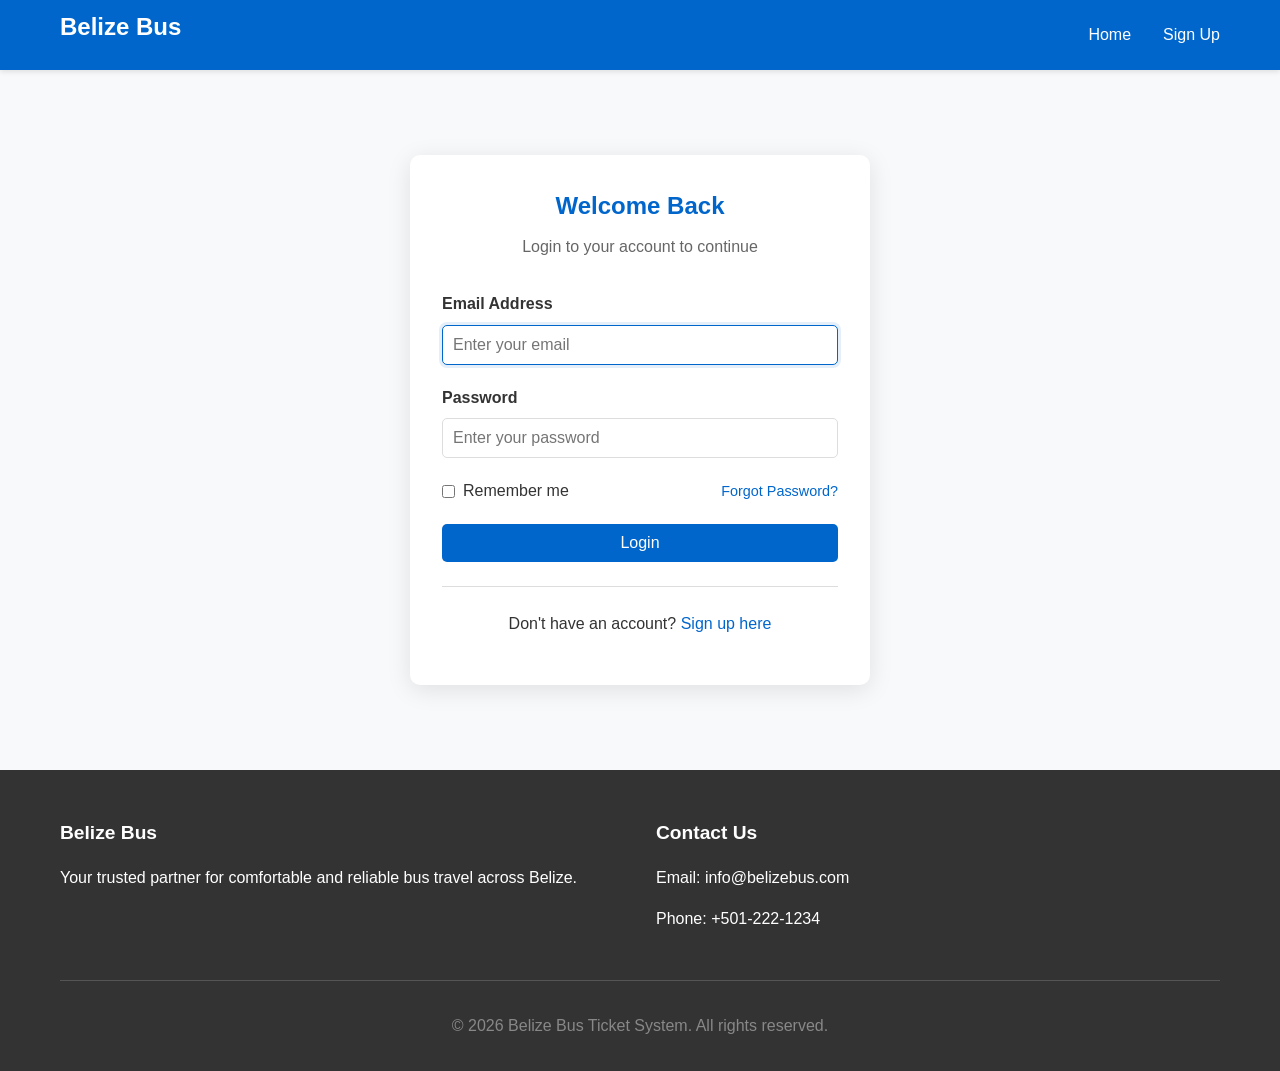
<file: frontend/pages/admin/reports.html>
<!DOCTYPE html>
<html lang="en">
<head>
    <meta charset="UTF-8">
    <meta name="viewport" content="width=device-width, initial-scale=1.0">
    <title>Reports - Admin - Belize Bus Ticket System</title>
    <link rel="stylesheet" href="../../css/styles.css">
</head>
<body>
    <!-- Navigation -->
    <nav class="navbar">
        <div class="nav-container">
            <div class="logo">
                <a href="../../index.html"><h1>Belize Bus</h1></a>
            </div>
            <ul class="nav-menu">
                <li><a href="../dashboard.html">Dashboard</a></li>
                <li><a href="users.html">Users</a></li>
                <li><a href="buses.html">Buses</a></li>
                <li><a href="reports.html" class="active">Reports</a></li>
                <li><a href="#" class="btn-login">Logout</a></li>
            </ul>
        </div>
    </nav>

    <!-- Main Content -->
    <main class="admin-page reports-page">
        <div class="container">
            <!-- Page Header -->
            <div class="page-header">
                <h2>System Reports</h2>
                <p>View analytics and performance metrics</p>
            </div>

            <!-- Report Tabs -->
            <div class="report-tabs">
                <button class="tab-btn active" data-tab="revenue">Revenue Report</button>
                <button class="tab-btn" data-tab="utilization">Bus Utilization</button>
                <button class="tab-btn" data-tab="destinations">Popular Destinations</button>
                <button class="tab-btn" data-tab="teller">Teller Performance</button>
            </div>

            <!-- Revenue Report Tab -->
            <div class="report-tab-content active" id="revenue-tab">
                <div class="report-filters">
                    <div class="filter-group">
                        <label>Report Type:</label>
                        <select id="revenue-type" class="filter-select">
                            <option value="daily">Daily</option>
                            <option value="monthly">Monthly</option>
                        </select>
                    </div>
                    <div class="filter-group">
                        <label>From Date:</label>
                        <input type="date" id="revenue-from" class="form-control">
                    </div>
                    <div class="filter-group">
                        <label>To Date:</label>
                        <input type="date" id="revenue-to" class="form-control">
                    </div>
                    <button class="btn btn-primary" onclick="loadRevenueReport()">Generate Report</button>
                </div>

                <div class="report-cards">
                    <div class="report-card">
                        <span class="report-card-label">Total Revenue</span>
                        <span class="report-card-value" id="total-revenue">$0.00</span>
                    </div>
                    <div class="report-card">
                        <span class="report-card-label">Total Tickets Sold</span>
                        <span class="report-card-value" id="total-tickets-sold">0</span>
                    </div>
                    <div class="report-card">
                        <span class="report-card-label">Unique Customers</span>
                        <span class="report-card-value" id="unique-customers">0</span>
                    </div>
                    <div class="report-card">
                        <span class="report-card-label">Average Ticket Price</span>
                        <span class="report-card-value" id="avg-ticket-price">$0.00</span>
                    </div>
                </div>

                <div class="report-chart-container">
                    <h3>Revenue Trend</h3>
                    <div id="revenue-chart" class="chart-placeholder">
                        <div class="chart-mock">
                            <div class="chart-bar" style="height: 40%"><span>Mon</span></div>
                            <div class="chart-bar" style="height: 60%"><span>Tue</span></div>
                            <div class="chart-bar" style="height: 45%"><span>Wed</span></div>
                            <div class="chart-bar" style="height: 80%"><span>Thu</span></div>
                            <div class="chart-bar" style="height: 55%"><span>Fri</span></div>
                            <div class="chart-bar" style="height: 70%"><span>Sat</span></div>
                            <div class="chart-bar" style="height: 90%"><span>Sun</span></div>
                        </div>
                    </div>
                </div>
            </div>

            <!-- Bus Utilization Tab -->
            <div class="report-tab-content" id="utilization-tab">
                <div class="report-filters">
                    <button class="btn btn-primary" onclick="loadUtilizationReport()">Refresh Data</button>
                </div>

                <div class="table-wrapper">
                    <table class="data-table">
                        <thead>
                            <tr>
                                <th>Bus Name</th>
                                <th>Bus Number</th>
                                <th>Type</th>
                                <th>Route</th>
                                <th>Capacity</th>
                                <th>Booked</th>
                                <th>Occupancy Rate</th>
                            </tr>
                        </thead>
                        <tbody id="utilization-table-body">
                            <tr>
                                <td colspan="7" class="empty-state">Click "Refresh Data" to load utilization report</td>
                            </tr>
                        </tbody>
                    </table>
                </div>
            </div>

            <!-- Popular Destinations Tab -->
            <div class="report-tab-content" id="destinations-tab">
                <div class="report-filters">
                    <button class="btn btn-primary" onclick="loadDestinationsReport()">Refresh Data</button>
                </div>

                <div class="destinations-grid" id="destinations-grid">
                    <div class="destination-card">
                        <span class="destination-rank">1</span>
                        <div class="destination-info">
                            <h4>San Ignacio</h4>
                            <p>Total Tickets: 1,234</p>
                            <p>Total Revenue: $24,680</p>
                            <p>Unique Customers: 856</p>
                        </div>
                        <div class="destination-bar" style="width: 100%"></div>
                    </div>
                    <div class="destination-card">
                        <span class="destination-rank">2</span>
                        <div class="destination-info">
                            <h4>Belmopan</h4>
                            <p>Total Tickets: 987</p>
                            <p>Total Revenue: $14,805</p>
                            <p>Unique Customers: 654</p>
                        </div>
                        <div class="destination-bar" style="width: 80%"></div>
                    </div>
                    <div class="destination-card">
                        <span class="destination-rank">3</span>
                        <div class="destination-info">
                            <h4>San Pedro</h4>
                            <p>Total Tickets: 756</p>
                            <p>Total Revenue: $18,900</p>
                            <p>Unique Customers: 523</p>
                        </div>
                        <div class="destination-bar" style="width: 61%"></div>
                    </div>
                    <div class="destination-card">
                        <span class="destination-rank">4</span>
                        <div class="destination-info">
                            <h4>Dangriga</h4>
                            <p>Total Tickets: 543</p>
                            <p>Total Revenue: $16,290</p>
                            <p>Unique Customers: 398</p>
                        </div>
                        <div class="destination-bar" style="width: 44%"></div>
                    </div>
                </div>
            </div>

            <!-- Teller Performance Tab -->
            <div class="report-tab-content" id="teller-tab">
                <div class="report-filters">
                    <div class="filter-group">
                        <label>Period:</label>
                        <select id="teller-period" class="filter-select">
                            <option value="week">This Week</option>
                            <option value="month">This Month</option>
                            <option value="year">This Year</option>
                        </select>
                    </div>
                    <button class="btn btn-primary" onclick="loadTellerReport()">Generate Report</button>
                </div>

                <div class="table-wrapper">
                    <table class="data-table">
                        <thead>
                            <tr>
                                <th>Teller Name</th>
                                <th>Employee ID</th>
                                <th>Terminal</th>
                                <th>Tickets Sold</th>
                                <th>Total Sales</th>
                                <th>Commission Earned</th>
                            </tr>
                        </thead>
                        <tbody id="teller-table-body">
                            <tr>
                                <td colspan="6" class="empty-state">Select a period and click "Generate Report"</td>
                            </tr>
                        </tbody>
                    </table>
                </div>
            </div>
        </div>
    </main>

    <!-- Footer -->
    <footer>
        <div class="container">
            <div class="footer-content">
                <div class="footer-section">
                    <h3>Belize Bus</h3>
                    <p>Your trusted partner for comfortable and reliable bus travel across Belize.</p>
                </div>
                <div class="footer-section">
                    <h3>Admin Links</h3>
                    <ul>
                        <li><a href="users.html">Users</a></li>
                        <li><a href="buses.html">Buses</a></li>
                        <li><a href="reports.html">Reports</a></li>
                    </ul>
                </div>
                <div class="footer-section">
                    <h3>Contact Us</h3>
                    <p>Email: info@belizebus.com</p>
                    <p>Phone: +501-222-1234</p>
                </div>
            </div>
            <div class="footer-bottom">
                <p>&copy; 2026 Belize Bus Ticket System. All rights reserved.</p>
            </div>
        </div>
    </footer>

    <!-- Scripts -->
    <script src="../../js/api.js"></script>
    <script src="../../js/auth.js"></script>
    <script src="../../js/utils.js"></script>
    <script src="../../js/components.js"></script>
    <script>
        document.addEventListener('DOMContentLoaded', function() {
            // Require admin authentication
            if (!Auth.requireRole(['Admin'])) return;

            // Setup logout handlers
            document.querySelectorAll('.btn-login').forEach(btn => {
                btn.addEventListener('click', async (e) => {
                    e.preventDefault();
                    await Auth.handleLogout();
                });
            });

            // Setup tab switching
            document.querySelectorAll('.tab-btn').forEach(btn => {
                btn.addEventListener('click', handleTabSwitch);
            });

            // Set default date range
            const today = new Date();
            const weekAgo = new Date(today.getTime() - 7 * 24 * 60 * 60 * 1000);
            document.getElementById('revenue-from').value = weekAgo.toISOString().split('T')[0];
            document.getElementById('revenue-to').value = today.toISOString().split('T')[0];

            // Load initial revenue report
            loadRevenueReport();
        });

        function handleTabSwitch(e) {
            const tabId = e.target.dataset.tab;
            
            // Update active tab button
            document.querySelectorAll('.tab-btn').forEach(btn => {
                btn.classList.remove('active');
            });
            e.target.classList.add('active');

            // Update active tab content
            document.querySelectorAll('.report-tab-content').forEach(content => {
                content.classList.remove('active');
            });
            document.getElementById(tabId + '-tab').classList.add('active');
        }

        async function loadRevenueReport() {
            const reportType = document.getElementById('revenue-type').value;
            const fromDate = document.getElementById('revenue-from').value;
            const toDate = document.getElementById('revenue-to').value;

            try {
                let response;
                if (reportType === 'daily') {
                    response = await API.report.getDailyRevenue({ from: fromDate, to: toDate });
                } else {
                    response = await API.report.getMonthlyRevenue({ from: fromDate, to: toDate });
                }

                if (response.success && response.data) {
                    displayRevenueReport(response.data);
                } else {
                    // Use mock data for demo
                    displayRevenueReport(getMockRevenueData());
                }
            } catch (error) {
                console.error('Failed to load revenue report:', error);
                displayRevenueReport(getMockRevenueData());
            }
        }

        function displayRevenueReport(data) {
            const totalRevenue = data.totalRevenue || data.reduce((sum, d) => sum + (d.totalRevenue || 0), 0);
            const totalTickets = data.totalTickets || data.reduce((sum, d) => sum + (d.totalTickets || 0), 0);
            const uniqueCustomers = data.uniqueCustomers || Math.round(totalTickets * 0.7);
            
            document.getElementById('total-revenue').textContent = Utils.formatCurrency(totalRevenue);
            document.getElementById('total-tickets-sold').textContent = Utils.formatNumber(totalTickets);
            document.getElementById('unique-customers').textContent = Utils.formatNumber(uniqueCustomers);
            document.getElementById('avg-ticket-price').textContent = Utils.formatCurrency(
                totalTickets > 0 ? totalRevenue / totalTickets : 0
            );
        }

        function getMockRevenueData() {
            return {
                totalRevenue: 45680.50,
                totalTickets: 1834,
                uniqueCustomers: 1256
            };
        }

        async function loadUtilizationReport() {
            try {
                const response = await API.report.getBusUtilization();
                
                if (response.success && response.data) {
                    displayUtilizationReport(response.data);
                } else {
                    displayUtilizationReport(getMockUtilizationData());
                }
            } catch (error) {
                console.error('Failed to load utilization report:', error);
                displayUtilizationReport(getMockUtilizationData());
            }
        }

        function displayUtilizationReport(data) {
            const tbody = document.getElementById('utilization-table-body');
            tbody.innerHTML = '';

            if (!data || data.length === 0) {
                tbody.innerHTML = '<tr><td colspan="7" class="empty-state">No data available</td></tr>';
                return;
            }

            data.forEach(bus => {
                const tr = document.createElement('tr');
                const occupancyClass = bus.occupancyRate >= 80 ? 'text-success' : 
                                       bus.occupancyRate >= 50 ? 'text-warning' : 'text-danger';
                
                tr.innerHTML = `
                    <td>${escapeHtml(bus.name)}</td>
                    <td>${escapeHtml(bus.busNumber)}</td>
                    <td><span class="badge badge-${bus.type.toLowerCase()}">${bus.type}</span></td>
                    <td>${escapeHtml(bus.departureLocation)} → ${escapeHtml(bus.arrivalLocation)}</td>
                    <td>${bus.seatCapacity}</td>
                    <td>${bus.seatsBooked || (bus.seatCapacity - bus.availableSeats)}</td>
                    <td><span class="${occupancyClass}">${bus.occupancyRate || 0}%</span></td>
                `;
                tbody.appendChild(tr);
            });
        }

        function getMockUtilizationData() {
            return [
                { name: 'Express VIP 1', busNumber: 'BE-001', type: 'Express', 
                  departureLocation: 'Belize City', arrivalLocation: 'San Ignacio',
                  seatCapacity: 40, seatsBooked: 35, occupancyRate: 87.5 },
                { name: 'Regular Express 2', busNumber: 'BZ-REG-002', type: 'Regular',
                  departureLocation: 'Belize City', arrivalLocation: 'Belmopan',
                  seatCapacity: 50, seatsBooked: 30, occupancyRate: 60 },
                { name: 'Coastal Runner', busNumber: 'BZ-REG-005', type: 'Regular',
                  departureLocation: 'Dangriga', arrivalLocation: 'Punta Gorda',
                  seatCapacity: 45, seatsBooked: 40, occupancyRate: 88.9 }
            ];
        }

        function loadDestinationsReport() {
            // Data is already displayed statically for demo
            Utils.showToast('Report refreshed', 'success');
        }

        async function loadTellerReport() {
            const period = document.getElementById('teller-period').value;
            
            try {
                const response = await API.report.getTellerPerformance({ period });
                
                if (response.success && response.data) {
                    displayTellerReport(response.data);
                } else {
                    displayTellerReport(getMockTellerData());
                }
            } catch (error) {
                console.error('Failed to load teller report:', error);
                displayTellerReport(getMockTellerData());
            }
        }

        function displayTellerReport(data) {
            const tbody = document.getElementById('teller-table-body');
            tbody.innerHTML = '';

            if (!data || data.length === 0) {
                tbody.innerHTML = '<tr><td colspan="6" class="empty-state">No data available</td></tr>';
                return;
            }

            data.forEach(teller => {
                const tr = document.createElement('tr');
                tr.innerHTML = `
                    <td>${escapeHtml(teller.tellerName)}</td>
                    <td>${escapeHtml(teller.employeeId)}</td>
                    <td>${escapeHtml(teller.terminalLocation)}</td>
                    <td>${Utils.formatNumber(teller.ticketsSold || 0)}</td>
                    <td>${Utils.formatCurrency(teller.totalSales || 0)}</td>
                    <td>${Utils.formatCurrency(teller.commissionEarned || 0)}</td>
                `;
                tbody.appendChild(tr);
            });
        }

        function getMockTellerData() {
            return [
                { tellerName: 'John Smith', employeeId: 'EMP-001', terminalLocation: 'Belize City Terminal',
                  ticketsSold: 234, totalSales: 5850.00, commissionEarned: 292.50 },
                { tellerName: 'Maria Garcia', employeeId: 'EMP-002', terminalLocation: 'San Ignacio Terminal',
                  ticketsSold: 189, totalSales: 4725.00, commissionEarned: 236.25 },
                { tellerName: 'David Jones', employeeId: 'EMP-003', terminalLocation: 'Belmopan Terminal',
                  ticketsSold: 156, totalSales: 3900.00, commissionEarned: 195.00 }
            ];
        }

        function escapeHtml(str) {
            const div = document.createElement('div');
            div.textContent = str;
            return div.innerHTML;
        }
    </script>
</body>
</html>
</file>
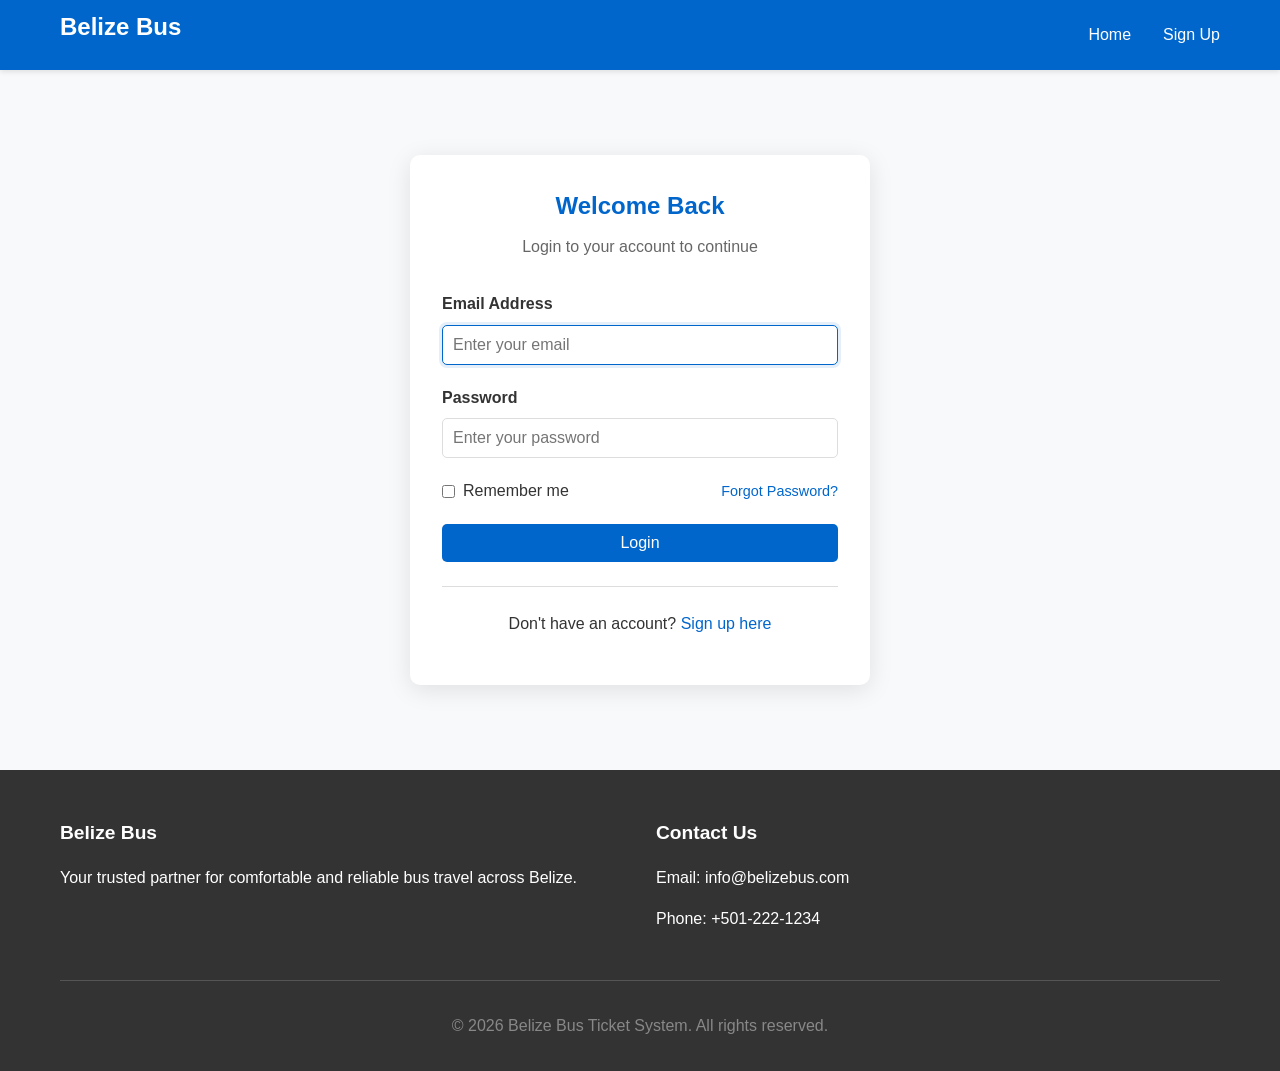
<file: frontend/pages/admin/users.html>
<!DOCTYPE html>
<html lang="en">
<head>
    <meta charset="UTF-8">
    <meta name="viewport" content="width=device-width, initial-scale=1.0">
    <title>User Management - Admin - Belize Bus Ticket System</title>
    <link rel="stylesheet" href="../../css/styles.css">
</head>
<body>
    <!-- Navigation -->
    <nav class="navbar">
        <div class="nav-container">
            <div class="logo">
                <a href="../../index.html"><h1>Belize Bus</h1></a>
            </div>
            <ul class="nav-menu">
                <li><a href="../dashboard.html">Dashboard</a></li>
                <li><a href="users.html" class="active">Users</a></li>
                <li><a href="buses.html">Buses</a></li>
                <li><a href="reports.html">Reports</a></li>
                <li><a href="#" class="btn-login">Logout</a></li>
            </ul>
        </div>
    </nav>

    <!-- Main Content -->
    <main class="admin-page">
        <div class="container">
            <!-- Page Header -->
            <div class="page-header">
                <h2>User Management</h2>
                <p>Manage customers, tellers, and administrators</p>
            </div>

            <!-- Stats Cards -->
            <div class="admin-stats">
                <div class="stat-card">
                    <span class="stat-icon">👥</span>
                    <div class="stat-info">
                        <span class="stat-value" id="total-customers">0</span>
                        <span class="stat-label">Total Customers</span>
                    </div>
                </div>
                <div class="stat-card">
                    <span class="stat-icon">💼</span>
                    <div class="stat-info">
                        <span class="stat-value" id="total-tellers">0</span>
                        <span class="stat-label">Total Tellers</span>
                    </div>
                </div>
                <div class="stat-card">
                    <span class="stat-icon">🔐</span>
                    <div class="stat-info">
                        <span class="stat-value" id="total-admins">0</span>
                        <span class="stat-label">Total Admins</span>
                    </div>
                </div>
                <div class="stat-card">
                    <span class="stat-icon">✅</span>
                    <div class="stat-info">
                        <span class="stat-value" id="active-users">0</span>
                        <span class="stat-label">Active Users</span>
                    </div>
                </div>
            </div>

            <!-- Filter Bar -->
            <div class="filter-bar">
                <div class="filter-search">
                    <input type="text" id="search-input" class="search-input" placeholder="Search by name or email...">
                </div>
                <div class="filter-options">
                    <div class="filter-option">
                        <label>User Type:</label>
                        <select id="type-filter" class="filter-select">
                            <option value="">All Types</option>
                            <option value="Customer">Customers</option>
                            <option value="Teller">Tellers</option>
                            <option value="Admin">Admins</option>
                        </select>
                    </div>
                    <div class="filter-option">
                        <label>Status:</label>
                        <select id="status-filter" class="filter-select">
                            <option value="">All Statuses</option>
                            <option value="active">Active</option>
                            <option value="inactive">Inactive</option>
                        </select>
                    </div>
                    <button class="btn btn-primary" onclick="openAddUserModal()">Add User</button>
                </div>
            </div>

            <!-- Users Table -->
            <div class="table-wrapper">
                <table class="data-table" id="users-table">
                    <thead>
                        <tr>
                            <th>Name</th>
                            <th>Email</th>
                            <th>Type</th>
                            <th>Status</th>
                            <th>Created</th>
                            <th>Actions</th>
                        </tr>
                    </thead>
                    <tbody id="users-table-body">
                        <tr>
                            <td colspan="6" class="empty-state">
                                <div class="loading-spinner"></div>
                                <p>Loading users...</p>
                            </td>
                        </tr>
                    </tbody>
                </table>
            </div>
        </div>
    </main>

    <!-- Add/Edit User Modal -->
    <div id="user-modal" class="modal">
        <div class="modal-overlay" data-modal-close></div>
        <div class="modal-container modal-medium">
            <div class="modal-header">
                <h3 id="modal-title">Add New User</h3>
                <button class="modal-close" data-modal-close>&times;</button>
            </div>
            <div class="modal-body">
                <form id="user-form" class="user-form">
                    <input type="hidden" id="user-id">
                    
                    <div class="form-group">
                        <label for="user-type" class="form-label">User Type</label>
                        <select id="user-type" name="userType" class="form-control" required>
                            <option value="">Select Type</option>
                            <option value="Customer">Customer</option>
                            <option value="Teller">Teller</option>
                            <option value="Admin">Admin</option>
                        </select>
                    </div>

                    <div class="form-row">
                        <div class="form-group">
                            <label for="first-name" class="form-label">First Name</label>
                            <input type="text" id="first-name" name="firstName" class="form-control" required>
                        </div>
                        <div class="form-group">
                            <label for="last-name" class="form-label">Last Name</label>
                            <input type="text" id="last-name" name="lastName" class="form-control" required>
                        </div>
                    </div>

                    <div class="form-group">
                        <label for="email" class="form-label">Email</label>
                        <input type="email" id="email" name="email" class="form-control" required>
                    </div>

                    <div class="form-group">
                        <label for="password" class="form-label">Password</label>
                        <input type="password" id="password" name="password" class="form-control" 
                               placeholder="Leave blank to keep unchanged">
                    </div>

                    <div class="form-group" id="phone-group">
                        <label for="phone" class="form-label">Phone Number</label>
                        <input type="tel" id="phone" name="phoneNumber" class="form-control">
                    </div>

                    <div class="form-group" id="employee-id-group" style="display: none;">
                        <label for="employee-id" class="form-label">Employee ID</label>
                        <input type="text" id="employee-id" name="employeeId" class="form-control">
                    </div>

                    <div class="form-group">
                        <label for="is-active" class="checkbox-label">
                            <input type="checkbox" id="is-active" name="isActive" checked>
                            <span>Active User</span>
                        </label>
                    </div>

                    <button type="submit" class="btn btn-primary btn-block">Save User</button>
                </form>
            </div>
        </div>
    </div>

    <!-- Footer -->
    <footer>
        <div class="container">
            <div class="footer-content">
                <div class="footer-section">
                    <h3>Belize Bus</h3>
                    <p>Your trusted partner for comfortable and reliable bus travel across Belize.</p>
                </div>
                <div class="footer-section">
                    <h3>Admin Links</h3>
                    <ul>
                        <li><a href="users.html">Users</a></li>
                        <li><a href="buses.html">Buses</a></li>
                        <li><a href="reports.html">Reports</a></li>
                    </ul>
                </div>
                <div class="footer-section">
                    <h3>Contact Us</h3>
                    <p>Email: info@belizebus.com</p>
                    <p>Phone: +501-222-1234</p>
                </div>
            </div>
            <div class="footer-bottom">
                <p>&copy; 2026 Belize Bus Ticket System. All rights reserved.</p>
            </div>
        </div>
    </footer>

    <!-- Scripts -->
    <script src="../../js/api.js"></script>
    <script src="../../js/auth.js"></script>
    <script src="../../js/utils.js"></script>
    <script src="../../js/components.js"></script>
    <script>
        let allUsers = [];
        let filteredUsers = [];

        document.addEventListener('DOMContentLoaded', async function() {
            // Require admin authentication
            if (!Auth.requireRole(['Admin'])) return;

            // Setup logout handlers
            document.querySelectorAll('.btn-login').forEach(btn => {
                btn.addEventListener('click', async (e) => {
                    e.preventDefault();
                    await Auth.handleLogout();
                });
            });

            // Load all users
            await loadUsers();

            // Setup filters
            document.getElementById('search-input').addEventListener('input', handleFilter);
            document.getElementById('type-filter').addEventListener('change', handleFilter);
            document.getElementById('status-filter').addEventListener('change', handleFilter);

            // Setup user form
            document.getElementById('user-form').addEventListener('submit', handleUserSubmit);

            // User type change handler
            document.getElementById('user-type').addEventListener('change', function() {
                const phoneGroup = document.getElementById('phone-group');
                const employeeIdGroup = document.getElementById('employee-id-group');
                
                if (this.value === 'Teller' || this.value === 'Admin') {
                    employeeIdGroup.style.display = 'block';
                    document.getElementById('employee-id').required = true;
                } else {
                    employeeIdGroup.style.display = 'none';
                    document.getElementById('employee-id').required = false;
                }

                if (this.value === 'Customer') {
                    phoneGroup.style.display = 'block';
                } else {
                    phoneGroup.style.display = 'none';
                }
            });
        });

        async function loadUsers() {
            try {
                // Load customers
                const customersResponse = await API.admin.getAllCustomers();
                const tellersResponse = await API.admin.getAllTellers();
                const adminsResponse = await API.admin.getAllUsers();

                allUsers = [];

                if (customersResponse.success && customersResponse.data) {
                    allUsers = allUsers.concat(customersResponse.data.map(u => ({...u, userType: 'Customer'})));
                }
                if (tellersResponse.success && tellersResponse.data) {
                    allUsers = allUsers.concat(tellersResponse.data.map(u => ({...u, userType: 'Teller'})));
                }
                if (adminsResponse.success && adminsResponse.data) {
                    allUsers = allUsers.concat(adminsResponse.data.map(u => ({...u, userType: 'Admin'})));
                }

                filteredUsers = [...allUsers];
                displayUsers(filteredUsers);
                updateStats();
            } catch (error) {
                console.error('Failed to load users:', error);
                Utils.showToast('Failed to load users', 'error');
            }
        }

        function displayUsers(users) {
            const tbody = document.getElementById('users-table-body');
            tbody.innerHTML = '';

            if (users.length === 0) {
                tbody.innerHTML = '<tr><td colspan="6" class="empty-state">No users found</td></tr>';
                return;
            }

            users.forEach(user => {
                const tr = document.createElement('tr');
                tr.innerHTML = `
                    <td>
                        <div class="user-cell">
                            <span class="user-avatar">${Utils.generateInitials(user.firstName, user.lastName)}</span>
                            <span class="user-name">${escapeHtml(user.firstName)} ${escapeHtml(user.lastName)}</span>
                        </div>
                    </td>
                    <td>${escapeHtml(user.email)}</td>
                    <td><span class="badge badge-${user.userType.toLowerCase()}">${user.userType}</span></td>
                    <td>${createStatusBadge(user.isActive ? 'Active' : 'Inactive')}</td>
                    <td>${Utils.formatDate(user.createdAt)}</td>
                    <td>
                        <button class="btn btn-sm btn-secondary" onclick="editUser(${user.id})">Edit</button>
                        <button class="btn btn-sm btn-danger" onclick="deleteUser(${user.id}, '${user.userType}')">Delete</button>
                    </td>
                `;
                tbody.appendChild(tr);
            });
        }

        function handleFilter() {
            const searchTerm = document.getElementById('search-input').value.toLowerCase();
            const typeFilter = document.getElementById('type-filter').value;
            const statusFilter = document.getElementById('status-filter').value;

            filteredUsers = allUsers.filter(user => {
                const matchesSearch = !searchTerm || 
                    `${user.firstName} ${user.lastName}`.toLowerCase().includes(searchTerm) ||
                    user.email.toLowerCase().includes(searchTerm);
                
                const matchesType = !typeFilter || user.userType === typeFilter;
                const matchesStatus = !statusFilter || (statusFilter === 'active' ? user.isActive : !user.isActive);

                return matchesSearch && matchesType && matchesStatus;
            });

            displayUsers(filteredUsers);
        }

        function updateStats() {
            document.getElementById('total-customers').textContent = allUsers.filter(u => u.userType === 'Customer').length;
            document.getElementById('total-tellers').textContent = allUsers.filter(u => u.userType === 'Teller').length;
            document.getElementById('total-admins').textContent = allUsers.filter(u => u.userType === 'Admin').length;
            document.getElementById('active-users').textContent = allUsers.filter(u => u.isActive).length;
        }

        function openAddUserModal() {
            document.getElementById('modal-title').textContent = 'Add New User';
            document.getElementById('user-form').reset();
            document.getElementById('user-id').value = '';
            document.getElementById('is-active').checked = true;
            Components.openModal(document.getElementById('user-modal'));
        }

        function editUser(userId) {
            const user = allUsers.find(u => u.id === userId);
            if (!user) return;

            document.getElementById('modal-title').textContent = 'Edit User';
            document.getElementById('user-id').value = user.id;
            document.getElementById('user-type').value = user.userType;
            document.getElementById('first-name').value = user.firstName;
            document.getElementById('last-name').value = user.lastName;
            document.getElementById('email').value = user.email;
            document.getElementById('is-active').checked = user.isActive;

            if (user.phoneNumber) document.getElementById('phone').value = user.phoneNumber;
            if (user.employeeId) document.getElementById('employee-id').value = user.employeeId;

            // Trigger type change to show/hide fields
            document.getElementById('user-type').dispatchEvent(new Event('change'));

            Components.openModal(document.getElementById('user-modal'));
        }

        async function handleUserSubmit(e) {
            e.preventDefault();

            const formData = new FormData(e.target);
            const userData = {
                firstName: formData.get('firstName'),
                lastName: formData.get('lastName'),
                email: formData.get('email'),
                userType: formData.get('userType'),
                isActive: formData.get('isActive') === 'on'
            };

            if (formData.get('password')) {
                userData.password = formData.get('password');
            }

            if (userData.userType === 'Teller' || userData.userType === 'Admin') {
                userData.employeeId = formData.get('employeeId');
            }

            if (userData.userType === 'Customer') {
                userData.phoneNumber = formData.get('phoneNumber');
            }

            const userId = document.getElementById('user-id').value;
            const isEdit = !!userId;

            try {
                const submitBtn = e.target.querySelector('button[type="submit"]');
                const originalText = submitBtn.textContent;
                submitBtn.textContent = 'Saving...';
                submitBtn.disabled = true;

                let response;
                if (isEdit) {
                    response = await API.admin.updateUser(userId, userData);
                } else {
                    response = await API.admin.createUser(userData);
                }

                if (response.success) {
                    Utils.showToast(isEdit ? 'User updated successfully' : 'User created successfully', 'success');
                    Components.closeModal(document.getElementById('user-modal'));
                    await loadUsers();
                }

                submitBtn.textContent = originalText;
                submitBtn.disabled = false;
            } catch (error) {
                console.error('User save failed:', error);
                Utils.showToast(error.message || 'Failed to save user', 'error');
                
                const submitBtn = e.target.querySelector('button[type="submit"]');
                submitBtn.textContent = 'Save User';
                submitBtn.disabled = false;
            }
        }

        async function deleteUser(userId, userType) {
            if (!confirm(`Are you sure you want to delete this ${userType}?`)) return;

            try {
                // In production, use appropriate API endpoint based on user type
                Utils.showToast('User deletion not implemented in demo', 'warning');
            } catch (error) {
                console.error('Delete failed:', error);
                Utils.showToast('Failed to delete user', 'error');
            }
        }

        function escapeHtml(str) {
            const div = document.createElement('div');
            div.textContent = str;
            return div.innerHTML;
        }
    </script>
</body>
</html>
</file>
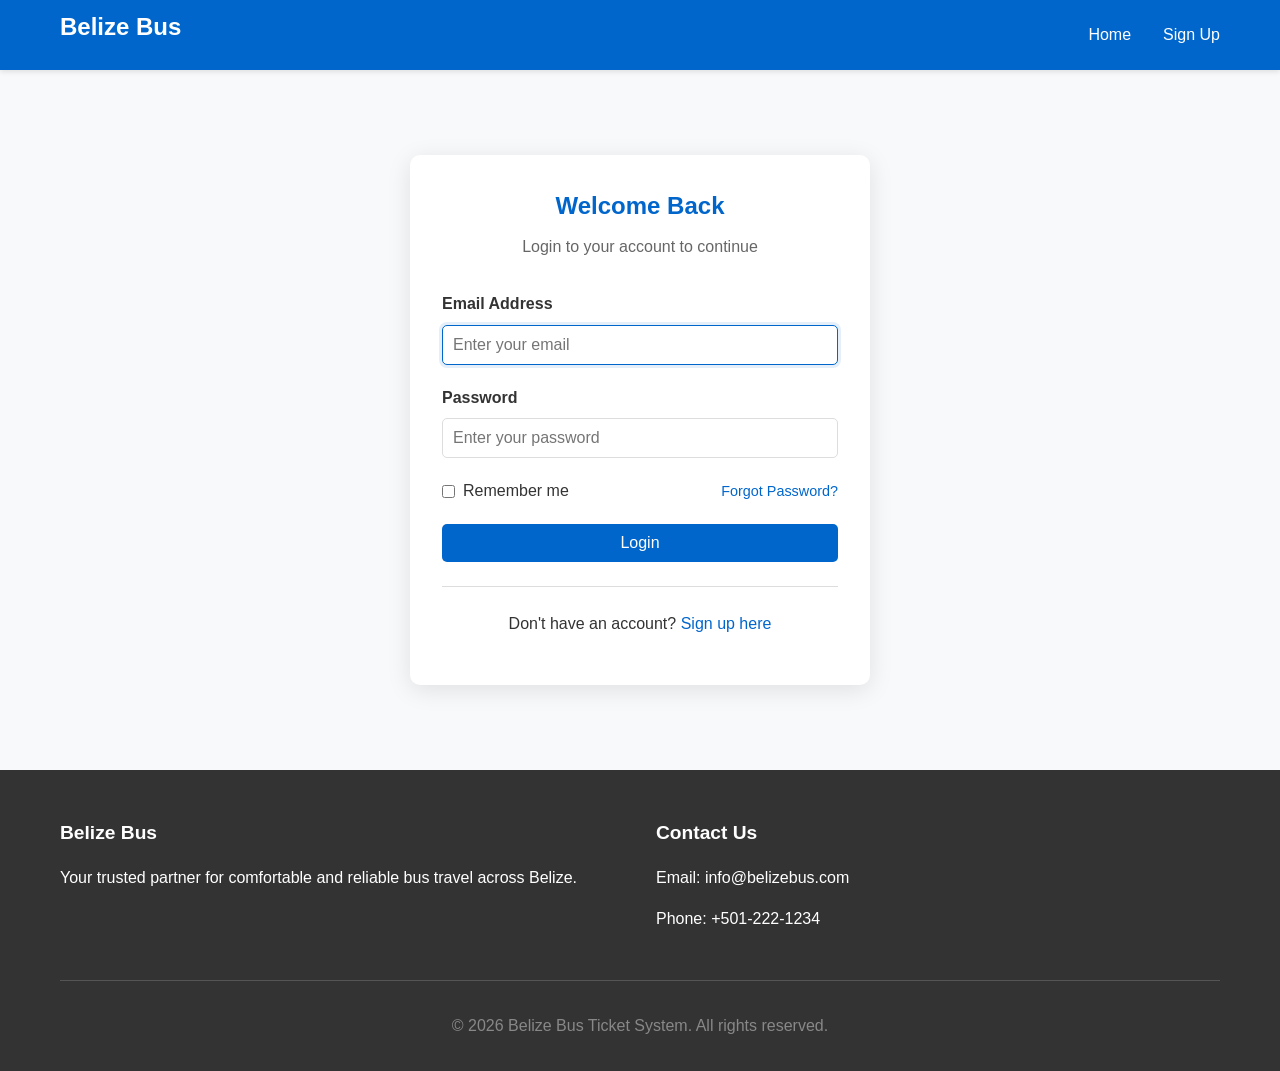
<file: frontend/pages/teller/dashboard.html>
<!DOCTYPE html>
<html lang="en">
<head>
    <meta charset="UTF-8">
    <meta name="viewport" content="width=device-width, initial-scale=1.0">
    <title>Teller Dashboard - Belize Bus Ticket System</title>
    <link rel="stylesheet" href="../../css/styles.css">
</head>
<body>
    <!-- Navigation -->
    <nav class="navbar">
        <div class="nav-container">
            <div class="logo">
                <a href="../../index.html"><h1>Belize Bus</h1></a>
            </div>
            <ul class="nav-menu">
                <li><a href="dashboard.html" class="active">Dashboard</a></li>
                <li><a href="sales.html">Sales History</a></li>
                <li><a href="#" class="btn-login">Logout</a></li>
            </ul>
        </div>
    </nav>

    <!-- Main Content -->
    <main class="teller-dashboard">
        <div class="container">
            <!-- Welcome Section -->
            <div class="welcome-section">
                <h2>Welcome, <span class="user-name">Loading...</span></h2>
                <p>Teller Dashboard - Sell tickets and manage your sales</p>
            </div>

            <!-- Stats Cards -->
            <div class="admin-stats">
                <div class="stat-card">
                    <span class="stat-icon">🎫</span>
                    <div class="stat-info">
                        <span class="stat-value" id="today-sales">0</span>
                        <span class="stat-label">Today's Sales</span>
                    </div>
                </div>
                <div class="stat-card">
                    <span class="stat-icon">💰</span>
                    <div class="stat-info">
                        <span class="stat-value" id="today-revenue">$0.00</span>
                        <span class="stat-label">Today's Revenue</span>
                    </div>
                </div>
                <div class="stat-card">
                    <span class="stat-icon">📊</span>
                    <div class="stat-info">
                        <span class="stat-value" id="week-sales">0</span>
                        <span class="stat-label">This Week</span>
                    </div>
                </div>
                <div class="stat-card">
                    <span class="stat-icon">🏆</span>
                    <div class="stat-info">
                        <span class="stat-value" id="commission">$0.00</span>
                        <span class="stat-label">Commission Earned</span>
                    </div>
                </div>
            </div>

            <!-- Quick Sell Section -->
            <div class="quick-sell-section">
                <h3>Quick Ticket Sale</h3>
                <form id="quick-sell-form" class="quick-sell-form">
                    <div class="form-row">
                        <div class="form-group">
                            <label for="customer-email" class="form-label">Customer Email (Optional)</label>
                            <input type="email" id="customer-email" name="customerEmail" class="form-control" 
                                   placeholder="Customer email for lookup">
                        </div>
                        <div class="form-group">
                            <label for="qs-bus" class="form-label">Select Bus</label>
                            <select id="qs-bus" name="busId" class="form-control" required>
                                <option value="">Select a bus</option>
                            </select>
                        </div>
                    </div>
                    <div class="form-row">
                        <div class="form-group">
                            <label for="qs-seats" class="form-label">Number of Seats</label>
                            <input type="number" id="qs-seats" name="numberOfSeats" class="form-control" 
                                   min="1" max="10" value="1" required>
                        </div>
                        <div class="form-group">
                            <label for="qs-destination" class="form-label">Destination</label>
                            <input type="text" id="qs-destination" name="destination" class="form-control" required>
                        </div>
                    </div>
                    <div class="form-row">
                        <div class="form-group">
                            <label for="qs-travel-date" class="form-label">Travel Date</label>
                            <input type="date" id="qs-travel-date" name="travelDate" class="form-control" required>
                        </div>
                        <div class="form-group">
                            <label for="qs-price" class="form-label">Price Per Seat ($)</label>
                            <input type="number" id="qs-price" name="pricePerSeat" class="form-control" 
                                   step="0.01" min="0" required>
                        </div>
                    </div>
                    <button type="submit" class="btn btn-primary btn-block">Sell Ticket</button>
                </form>
            </div>

            <!-- Recent Sales -->
            <div class="recent-sales-section">
                <h3>Recent Sales</h3>
                <div class="table-wrapper">
                    <table class="data-table">
                        <thead>
                            <tr>
                                <th>Reference</th>
                                <th>Customer</th>
                                <th>Destination</th>
                                <th>Seats</th>
                                <th>Total</th>
                                <th>Status</th>
                                <th>Date</th>
                            </tr>
                        </thead>
                        <tbody id="recent-sales-body">
                            <tr>
                                <td colspan="7" class="empty-state">
                                    <div class="loading-spinner"></div>
                                    <p>Loading recent sales...</p>
                                </td>
                            </tr>
                        </tbody>
                    </table>
                </div>
            </div>
        </div>
    </main>

    <!-- Footer -->
    <footer>
        <div class="container">
            <div class="footer-content">
                <div class="footer-section">
                    <h3>Belize Bus</h3>
                    <p>Your trusted partner for comfortable and reliable bus travel across Belize.</p>
                </div>
                <div class="footer-section">
                    <h3>Teller Links</h3>
                    <ul>
                        <li><a href="dashboard.html">Dashboard</a></li>
                        <li><a href="sales.html">Sales History</a></li>
                    </ul>
                </div>
                <div class="footer-section">
                    <h3>Contact Us</h3>
                    <p>Email: info@belizebus.com</p>
                    <p>Phone: +501-222-1234</p>
                </div>
            </div>
            <div class="footer-bottom">
                <p>&copy; 2026 Belize Bus Ticket System. All rights reserved.</p>
            </div>
        </div>
    </footer>

    <!-- Scripts -->
    <script src="../../js/api.js"></script>
    <script src="../../js/auth.js"></script>
    <script src="../../js/utils.js"></script>
    <script src="../../js/components.js"></script>
    <script>
        let currentTeller = null;
        let availableBuses = [];

        document.addEventListener('DOMContentLoaded', async function() {
            // Require teller authentication
            if (!Auth.requireRole(['Teller', 'Admin'])) return;

            // Get current user
            currentTeller = Auth.getCurrentUser();
            
            // Update UI with user info
            document.querySelectorAll('.user-name').forEach(el => {
                el.textContent = `${currentTeller.firstName} ${currentTeller.lastName}`;
            });

            // Setup logout handlers
            document.querySelectorAll('.btn-login').forEach(btn => {
                btn.addEventListener('click', async (e) => {
                    e.preventDefault();
                    await Auth.handleLogout();
                });
            });

            // Set minimum date to today
            const today = new Date().toISOString().split('T')[0];
            document.getElementById('qs-travel-date').setAttribute('min', today);

            // Load buses for dropdown
            await loadBuses();

            // Load recent sales
            await loadRecentSales();

            // Load stats
            await loadStats();

            // Setup form handler
            document.getElementById('quick-sell-form').addEventListener('submit', handleQuickSell);
        });

        async function loadBuses() {
            try {
                const response = await API.bus.getAllBuses({ isActive: true });
                
                if (response.success && response.data) {
                    availableBuses = response.data;
                    populateBusSelect();
                }
            } catch (error) {
                console.error('Failed to load buses:', error);
                // Use mock data for demo
                availableBuses = [
                    { id: 1, name: 'Express VIP 1', busNumber: 'BE-001', pricePerSeat: 25.00 },
                    { id: 2, name: 'Regular Express 2', busNumber: 'BZ-REG-002', pricePerSeat: 15.00 },
                    { id: 3, name: 'Coastal Runner', busNumber: 'BZ-REG-005', pricePerSeat: 30.00 }
                ];
                populateBusSelect();
            }
        }

        function populateBusSelect() {
            const select = document.getElementById('qs-bus');
            select.innerHTML = '<option value="">Select a bus</option>';
            
            availableBuses.forEach(bus => {
                const option = document.createElement('option');
                option.value = bus.id;
                option.textContent = `${bus.name} (${bus.busNumber}) - $${bus.pricePerSeat || 0}`;
                option.dataset.price = bus.pricePerSeat || 0;
                select.appendChild(option);
            });

            // Auto-fill price when bus is selected
            select.addEventListener('change', function() {
                const selectedOption = this.options[this.selectedIndex];
                if (selectedOption.dataset.price) {
                    document.getElementById('qs-price').value = selectedOption.dataset.price;
                }
            });
        }

        async function loadStats() {
            try {
                const response = await API.report.getSalesSummary({ tellerId: currentTeller.id });
                
                if (response.success && response.data) {
                    const stats = response.data;
                    document.getElementById('today-sales').textContent = stats.todaySales || 0;
                    document.getElementById('today-revenue').textContent = Utils.formatCurrency(stats.todayRevenue || 0);
                    document.getElementById('week-sales').textContent = stats.weekSales || 0;
                    document.getElementById('commission').textContent = Utils.formatCurrency(stats.commissionEarned || 0);
                } else {
                    // Mock data for demo
                    document.getElementById('today-sales').textContent = '12';
                    document.getElementById('today-revenue').textContent = '$360.00';
                    document.getElementById('week-sales').textContent = '78';
                    document.getElementById('commission').textContent = '$19.50';
                }
            } catch (error) {
                console.error('Failed to load stats:', error);
            }
        }

        async function loadRecentSales() {
            try {
                const response = await API.teller.getSalesHistory(currentTeller.id, { limit: 10 });
                
                if (response.success && response.data) {
                    displayRecentSales(response.data);
                } else {
                    displayRecentSales(getMockSalesData());
                }
            } catch (error) {
                console.error('Failed to load sales:', error);
                displayRecentSales(getMockSalesData());
            }
        }

        function displayRecentSales(sales) {
            const tbody = document.getElementById('recent-sales-body');
            tbody.innerHTML = '';

            if (!sales || sales.length === 0) {
                tbody.innerHTML = '<tr><td colspan="7" class="empty-state">No recent sales</td></tr>';
                return;
            }

            sales.forEach(sale => {
                const tr = document.createElement('tr');
                tr.innerHTML = `
                    <td>${escapeHtml(sale.bookingReference || 'TKT-' + sale.id)}</td>
                    <td>${escapeHtml(sale.customerName || 'Walk-in Customer')}</td>
                    <td>${escapeHtml(sale.destination)}</td>
                    <td>${sale.numberOfSeats}</td>
                    <td>${Utils.formatCurrency(sale.totalPrice)}</td>
                    <td>${createStatusBadge(sale.status)}</td>
                    <td>${Utils.formatDate(sale.saleDate || sale.createdAt)}</td>
                `;
                tbody.appendChild(tr);
            });
        }

        function getMockSalesData() {
            return [
                { id: 1, bookingReference: 'BLZ-2026-ABC123', customerName: 'John Doe', 
                  destination: 'San Ignacio', numberOfSeats: 2, totalPrice: 50.00, status: 'Confirmed',
                  saleDate: new Date().toISOString() },
                { id: 2, bookingReference: 'BLZ-2026-DEF456', customerName: 'Maria Garcia', 
                  destination: 'Belmopan', numberOfSeats: 1, totalPrice: 15.00, status: 'Booked',
                  saleDate: new Date(Date.now() - 86400000).toISOString() }
            ];
        }

        async function handleQuickSell(e) {
            e.preventDefault();

            const formData = new FormData(e.target);
            const ticketData = {
                busId: parseInt(formData.get('busId')),
                customerId: currentTeller.id, // In production, look up customer by email
                destination: formData.get('destination'),
                travelDate: formData.get('travelDate'),
                numberOfSeats: parseInt(formData.get('numberOfSeats')),
                pricePerSeat: parseFloat(formData.get('pricePerSeat')),
                tellerId: currentTeller.id
            };

            ticketData.totalPrice = ticketData.numberOfSeats * ticketData.pricePerSeat;

            try {
                const submitBtn = e.target.querySelector('button[type="submit"]');
                const originalText = submitBtn.textContent;
                submitBtn.textContent = 'Processing...';
                submitBtn.disabled = true;

                const response = await API.ticket.bookTicket(ticketData);

                if (response.success) {
                    Utils.showToast('Ticket sold successfully! Reference: ' + (response.data?.bookingReference || 'N/A'), 'success');
                    e.target.reset();
                    
                    // Refresh stats and recent sales
                    await loadStats();
                    await loadRecentSales();
                }

                submitBtn.textContent = originalText;
                submitBtn.disabled = false;
            } catch (error) {
                console.error('Sale failed:', error);
                Utils.showToast(error.message || 'Failed to sell ticket', 'error');
                
                const submitBtn = e.target.querySelector('button[type="submit"]');
                submitBtn.textContent = 'Sell Ticket';
                submitBtn.disabled = false;
            }
        }

        function escapeHtml(str) {
            const div = document.createElement('div');
            div.textContent = str;
            return div.innerHTML;
        }
    </script>
</body>
</html>
</file>
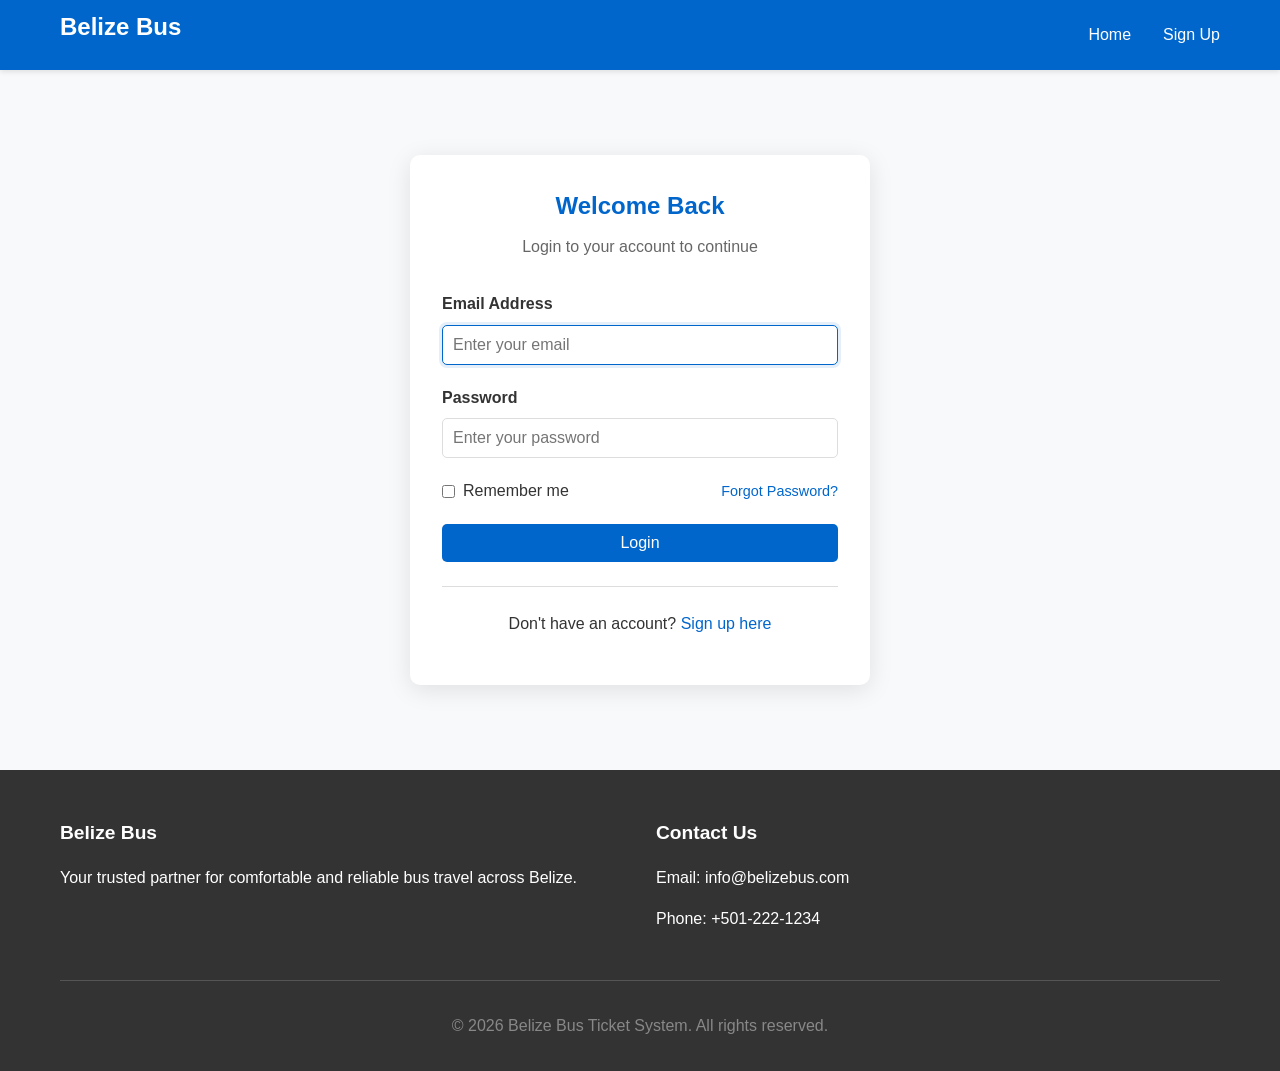
<file: frontend/pages/teller/sales.html>
<!DOCTYPE html>
<html lang="en">
<head>
    <meta charset="UTF-8">
    <meta name="viewport" content="width=device-width, initial-scale=1.0">
    <title>Sales History - Teller - Belize Bus Ticket System</title>
    <link rel="stylesheet" href="../../css/styles.css">
</head>
<body>
    <!-- Navigation -->
    <nav class="navbar">
        <div class="nav-container">
            <div class="logo">
                <a href="../../index.html"><h1>Belize Bus</h1></a>
            </div>
            <ul class="nav-menu">
                <li><a href="dashboard.html">Dashboard</a></li>
                <li><a href="sales.html" class="active">Sales History</a></li>
                <li><a href="#" class="btn-login">Logout</a></li>
            </ul>
        </div>
    </nav>

    <!-- Main Content -->
    <main class="teller-sales-page">
        <div class="container">
            <!-- Page Header -->
            <div class="page-header">
                <h2>Sales History</h2>
                <p>View and manage your ticket sales</p>
            </div>

            <!-- Filter Bar -->
            <div class="filter-bar">
                <div class="filter-search">
                    <input type="text" id="search-input" class="search-input" placeholder="Search by reference or customer...">
                </div>
                <div class="filter-options">
                    <div class="filter-option">
                        <label>Date Range:</label>
                        <select id="date-range" class="filter-select">
                            <option value="today">Today</option>
                            <option value="week" selected>This Week</option>
                            <option value="month">This Month</option>
                            <option value="custom">Custom</option>
                        </select>
                    </div>
                    <div class="filter-option">
                        <label>Status:</label>
                        <select id="status-filter" class="filter-select">
                            <option value="">All Statuses</option>
                            <option value="Booked">Booked</option>
                            <option value="Confirmed">Confirmed</option>
                            <option value="Cancelled">Cancelled</option>
                        </select>
                    </div>
                    <button class="btn btn-primary" onclick="loadSales()">Refresh</button>
                </div>
            </div>

            <!-- Custom Date Range (hidden by default) -->
            <div id="custom-date-range" class="custom-date-range" style="display: none;">
                <div class="form-row">
                    <div class="form-group">
                        <label for="from-date">From Date:</label>
                        <input type="date" id="from-date" class="form-control">
                    </div>
                    <div class="form-group">
                        <label for="to-date">To Date:</label>
                        <input type="date" id="to-date" class="form-control">
                    </div>
                    <button class="btn btn-secondary" onclick="applyCustomDateRange()">Apply</button>
                </div>
            </div>

            <!-- Summary Cards -->
            <div class="summary-cards">
                <div class="summary-card">
                    <span class="summary-label">Total Sales</span>
                    <span class="summary-value" id="total-sales-count">0</span>
                </div>
                <div class="summary-card">
                    <span class="summary-label">Total Revenue</span>
                    <span class="summary-value" id="total-revenue">$0.00</span>
                </div>
                <div class="summary-card">
                    <span class="summary-label">Tickets Sold</span>
                    <span class="summary-value" id="tickets-sold">0</span>
                </div>
                <div class="summary-card">
                    <span class="summary-label">Commission Earned</span>
                    <span class="summary-value" id="commission-earned">$0.00</span>
                </div>
            </div>

            <!-- Sales Table -->
            <div class="table-wrapper">
                <table class="data-table">
                    <thead>
                        <tr>
                            <th>Reference</th>
                            <th>Customer</th>
                            <th>Destination</th>
                            <th>Travel Date</th>
                            <th>Seats</th>
                            <th>Total Price</th>
                            <th>Status</th>
                            <th>Sale Date</th>
                            <th>Actions</th>
                        </tr>
                    </thead>
                    <tbody id="sales-table-body">
                        <tr>
                            <td colspan="9" class="empty-state">
                                <div class="loading-spinner"></div>
                                <p>Loading sales history...</p>
                            </td>
                        </tr>
                    </tbody>
                </table>
            </div>

            <!-- Pagination -->
            <div id="pagination" class="pagination-container"></div>
        </div>
    </main>

    <!-- Sale Detail Modal -->
    <div id="sale-modal" class="modal">
        <div class="modal-overlay" data-modal-close></div>
        <div class="modal-container modal-medium">
            <div class="modal-header">
                <h3>Sale Details</h3>
                <button class="modal-close" data-modal-close>&times;</button>
            </div>
            <div class="modal-body" id="sale-modal-body">
                <!-- Sale details will be populated here -->
            </div>
            <div class="modal-footer">
                <button class="btn btn-primary" data-modal-close>Close</button>
            </div>
        </div>
    </div>

    <!-- Footer -->
    <footer>
        <div class="container">
            <div class="footer-content">
                <div class="footer-section">
                    <h3>Belize Bus</h3>
                    <p>Your trusted partner for comfortable and reliable bus travel across Belize.</p>
                </div>
                <div class="footer-section">
                    <h3>Teller Links</h3>
                    <ul>
                        <li><a href="dashboard.html">Dashboard</a></li>
                        <li><a href="sales.html">Sales History</a></li>
                    </ul>
                </div>
                <div class="footer-section">
                    <h3>Contact Us</h3>
                    <p>Email: info@belizebus.com</p>
                    <p>Phone: +501-222-1234</p>
                </div>
            </div>
            <div class="footer-bottom">
                <p>&copy; 2026 Belize Bus Ticket System. All rights reserved.</p>
            </div>
        </div>
    </footer>

    <!-- Scripts -->
    <script src="../../js/api.js"></script>
    <script src="../../js/auth.js"></script>
    <script src="../../js/utils.js"></script>
    <script src="../../js/components.js"></script>
    <script>
        let allSales = [];
        let filteredSales = [];
        let currentTeller = null;

        document.addEventListener('DOMContentLoaded', async function() {
            // Require teller authentication
            if (!Auth.requireRole(['Teller', 'Admin'])) return;

            currentTeller = Auth.getCurrentUser();

            // Setup logout handlers
            document.querySelectorAll('.btn-login').forEach(btn => {
                btn.addEventListener('click', async (e) => {
                    e.preventDefault();
                    await Auth.handleLogout();
                });
            });

            // Setup date range selector
            document.getElementById('date-range').addEventListener('change', handleDateRangeChange);

            // Setup filters
            document.getElementById('search-input').addEventListener('input', handleFilter);
            document.getElementById('status-filter').addEventListener('change', handleFilter);

            // Load sales
            await loadSales();
        });

        function handleDateRangeChange() {
            const customRange = document.getElementById('custom-date-range');
            const dateRange = document.getElementById('date-range').value;
            
            if (dateRange === 'custom') {
                customRange.style.display = 'block';
                // Set default dates
                const today = new Date().toISOString().split('T')[0];
                const weekAgo = new Date(Date.now() - 7 * 24 * 60 * 60 * 1000).toISOString().split('T')[0];
                document.getElementById('from-date').value = weekAgo;
                document.getElementById('to-date').value = today;
            } else {
                customRange.style.display = 'none';
                loadSales();
            }
        }

        function applyCustomDateRange() {
            loadSales();
        }

        async function loadSales() {
            try {
                const response = await API.teller.getSalesHistory(currentTeller.id, { limit: 50 });
                
                if (response.success && response.data) {
                    allSales = response.data;
                    filteredSales = [...allSales];
                    displaySales(filteredSales);
                    updateSummary(filteredSales);
                } else {
                    displaySales([]);
                }
            } catch (error) {
                console.error('Failed to load sales:', error);
                displaySales(getMockSalesData());
            }
        }

        function displaySales(sales) {
            const tbody = document.getElementById('sales-table-body');
            tbody.innerHTML = '';

            if (!sales || sales.length === 0) {
                tbody.innerHTML = '<tr><td colspan="9" class="empty-state">No sales found</td></tr>';
                return;
            }

            sales.forEach(sale => {
                const tr = document.createElement('tr');
                tr.innerHTML = `
                    <td><span class="reference-link" onclick="viewSaleDetails(${sale.id})">${escapeHtml(sale.bookingReference || 'TKT-' + sale.id)}</span></td>
                    <td>${escapeHtml(sale.customerName || 'Walk-in Customer')}</td>
                    <td>${escapeHtml(sale.destination)}</td>
                    <td>${formatDate(sale.travelDate)}</td>
                    <td>${sale.numberOfSeats}</td>
                    <td>${Utils.formatCurrency(sale.totalPrice)}</td>
                    <td>${createStatusBadge(sale.status)}</td>
                    <td>${formatDate(sale.saleDate || sale.createdAt)}</td>
                    <td>
                        <button class="btn btn-sm btn-secondary" onclick="viewSaleDetails(${sale.id})">View</button>
                        ${sale.status === 'Booked' ? `<button class="btn btn-sm btn-success" onclick="confirmSale(${sale.id})">Confirm</button>` : ''}
                    </td>
                `;
                tbody.appendChild(tr);
            });
        }

        function handleFilter() {
            const searchTerm = document.getElementById('search-input').value.toLowerCase();
            const statusFilter = document.getElementById('status-filter').value;

            filteredSales = allSales.filter(sale => {
                const matchesSearch = !searchTerm || 
                    (sale.bookingReference && sale.bookingReference.toLowerCase().includes(searchTerm)) ||
                    (sale.customerName && sale.customerName.toLowerCase().includes(searchTerm));
                
                const matchesStatus = !statusFilter || sale.status === statusFilter;

                return matchesSearch && matchesStatus;
            });

            displaySales(filteredSales);
            updateSummary(filteredSales);
        }

        function updateSummary(sales) {
            const totalSales = sales.length;
            const totalRevenue = sales.reduce((sum, s) => sum + (s.totalPrice || 0), 0);
            const totalTickets = sales.reduce((sum, s) => sum + (s.numberOfSeats || 0), 0);
            const commission = totalRevenue * 0.05; // 5% commission rate

            document.getElementById('total-sales-count').textContent = totalSales;
            document.getElementById('total-revenue').textContent = Utils.formatCurrency(totalRevenue);
            document.getElementById('tickets-sold').textContent = totalTickets;
            document.getElementById('commission-earned').textContent = Utils.formatCurrency(commission);
        }

        function viewSaleDetails(saleId) {
            const sale = allSales.find(s => s.id === saleId);
            if (!sale) return;

            const modalBody = document.getElementById('sale-modal-body');
            modalBody.innerHTML = `
                <div class="sale-detail">
                    <div class="detail-header">
                        <h4>${escapeHtml(sale.bookingReference || 'TKT-' + sale.id)}</h4>
                        ${createStatusBadge(sale.status)}
                    </div>
                    <div class="detail-grid">
                        <div class="detail-item">
                            <span class="detail-label">Customer</span>
                            <span class="detail-value">${escapeHtml(sale.customerName || 'Walk-in Customer')}</span>
                        </div>
                        <div class="detail-item">
                            <span class="detail-label">Destination</span>
                            <span class="detail-value">${escapeHtml(sale.destination)}</span>
                        </div>
                        <div class="detail-item">
                            <span class="detail-label">Travel Date</span>
                            <span class="detail-value">${formatDate(sale.travelDate)}</span>
                        </div>
                        <div class="detail-item">
                            <span class="detail-label">Number of Seats</span>
                            <span class="detail-value">${sale.numberOfSeats}</span>
                        </div>
                        <div class="detail-item">
                            <span class="detail-label">Price Per Seat</span>
                            <span class="detail-value">${Utils.formatCurrency(sale.pricePerSeat)}</span>
                        </div>
                        <div class="detail-item">
                            <span class="detail-label">Total Price</span>
                            <span class="detail-value price">${Utils.formatCurrency(sale.totalPrice)}</span>
                        </div>
                        <div class="detail-item">
                            <span class="detail-label">Sale Date</span>
                            <span class="detail-value">${formatDate(sale.saleDate || sale.createdAt)}</span>
                        </div>
                        <div class="detail-item">
                            <span class="detail-label">Teller</span>
                            <span class="detail-value">${escapeHtml(currentTeller.firstName)} ${escapeHtml(currentTeller.lastName)}</span>
                        </div>
                    </div>
                </div>
            `;

            Components.openModal(document.getElementById('sale-modal'));
        }

        async function confirmSale(saleId) {
            if (!confirm('Confirm this ticket sale?')) return;

            try {
                const response = await API.ticket.confirmTicket(saleId);
                
                if (response.success) {
                    Utils.showToast('Ticket confirmed successfully', 'success');
                    await loadSales();
                }
            } catch (error) {
                console.error('Confirm failed:', error);
                Utils.showToast(error.message || 'Failed to confirm ticket', 'error');
            }
        }

        function getMockSalesData() {
            return [
                { id: 1, bookingReference: 'BLZ-2026-ABC123', customerName: 'John Doe', 
                  destination: 'San Ignacio', numberOfSeats: 2, totalPrice: 50.00, pricePerSeat: 25.00,
                  status: 'Confirmed', travelDate: new Date(Date.now() + 86400000).toISOString(),
                  saleDate: new Date().toISOString() },
                { id: 2, bookingReference: 'BLZ-2026-DEF456', customerName: 'Maria Garcia', 
                  destination: 'Belmopan', numberOfSeats: 1, totalPrice: 15.00, pricePerSeat: 15.00,
                  status: 'Booked', travelDate: new Date(Date.now() + 172800000).toISOString(),
                  saleDate: new Date(Date.now() - 86400000).toISOString() }
            ];
        }

        function escapeHtml(str) {
            const div = document.createElement('div');
            div.textContent = str;
            return div.innerHTML;
        }
    </script>
</body>
</html>
</file>
<file: frontend/css/styles.css>
/* Belize Bus Ticket System - CSS Styles */

/* CSS Variables */
:root {
    --primary-color: #0066cc;
    --secondary-color: #003d7a;
    --accent-color: #ff6600;
    --text-color: #333;
    --light-text: #fff;
    --bg-color: #f4f4f4;
    --border-color: #ddd;
    --success-color: #28a745;
    --error-color: #dc3545;
    --warning-color: #ffc107;
    --info-color: #17a2b8;
}

/* Reset and Base Styles */
* {
    margin: 0;
    padding: 0;
    box-sizing: border-box;
}

body {
    font-family: 'Segoe UI', Tahoma, Geneva, Verdana, sans-serif;
    line-height: 1.6;
    color: var(--text-color);
    background-color: var(--bg-color);
}

.container {
    max-width: 1200px;
    margin: 0 auto;
    padding: 0 20px;
}

/* Typography */
h1, h2, h3, h4, h5, h6 {
    margin-bottom: 1rem;
    color: var(--primary-color);
}

p {
    margin-bottom: 1rem;
}

a {
    color: var(--primary-color);
    text-decoration: none;
    transition: color 0.3s ease;
}

a:hover {
    color: var(--secondary-color);
}

/* Navigation */
.navbar {
    background-color: var(--primary-color);
    color: var(--light-text);
    position: sticky;
    top: 0;
    z-index: 1000;
    box-shadow: 0 2px 5px rgba(0,0,0,0.1);
}

.nav-container {
    max-width: 1200px;
    margin: 0 auto;
    padding: 0 20px;
    display: flex;
    justify-content: space-between;
    align-items: center;
    height: 70px;
}

.logo h1 {
    font-size: 1.5rem;
    font-weight: 700;
    color: white;
}

.logo a {
    color: white;
}

.nav-menu {
    display: flex;
    list-style: none;
    gap: 2rem;
    align-items: center;
}

.nav-menu a {
    color: var(--light-text);
    font-weight: 500;
    padding: 0.5rem 0;
}

.nav-menu a:hover,
.nav-menu a.active {
    color: #fff;
    border-bottom: 2px solid var(--light-text);
}

/* Buttons */
.btn {
    padding: 10px 20px;
    border: none;
    border-radius: 5px;
    cursor: pointer;
    font-size: 1rem;
    transition: all 0.3s ease;
    text-decoration: none;
    display: inline-block;
    text-align: center;
}

.btn-primary {
    background-color: var(--primary-color);
    color: white;
}

.btn-primary:hover {
    background-color: var(--secondary-color);
}

.btn-secondary {
    background-color: transparent;
    color: var(--primary-color);
    border: 2px solid var(--primary-color);
}

.btn-secondary:hover {
    background-color: var(--primary-color);
    color: white;
}

.btn-danger {
    background-color: var(--error-color);
    color: white;
}

.btn-danger:hover {
    background-color: #c82333;
}

.btn-success {
    background-color: var(--success-color);
    color: white;
}

.btn-success:hover {
    background-color: #218838;
}

.btn-sm {
    padding: 5px 10px;
    font-size: 0.875rem;
}

.btn-block {
    width: 100%;
    display: block;
}

.btn-login {
    background-color: var(--accent-color);
    border: 2px solid var(--accent-color);
    color: white;
}

.btn-login:hover {
    background-color: #e65500;
    border-color: #e65500;
}

/* Hero Section */
.hero {
    background: linear-gradient(135deg, var(--primary-color), var(--secondary-color));
    color: white;
    text-align: center;
    padding: 4rem 0;
    min-height: 60vh;
    display: flex;
    align-items: center;
    justify-content: center;
}

.hero-content h1 {
    font-size: 3rem;
    margin-bottom: 1rem;
    color: white;
}

.hero-content p {
    font-size: 1.2rem;
    margin-bottom: 2rem;
    color: #e0e0e0;
}

.hero-buttons {
    display: flex;
    gap: 1rem;
    justify-content: center;
    align-items: center;
}

/* Sections */
section {
    padding: 3rem 0;
}

section h2 {
    text-align: center;
    margin-bottom: 3rem;
    font-size: 2.5rem;
}

/* Booking Section */
.booking-section {
    background-color: white;
}

.booking-form {
    background-color: #f8f9fa;
    padding: 2rem;
    border-radius: 10px;
    box-shadow: 0 5px 15px rgba(0,0,0,0.1);
}

.form-group {
    margin-bottom: 1.5rem;
}

.form-label {
    display: block;
    margin-bottom: 0.5rem;
    font-weight: 600;
    color: var(--text-color);
}

.form-control {
    width: 100%;
    padding: 10px;
    border: 1px solid var(--border-color);
    border-radius: 5px;
    font-size: 1rem;
    transition: border-color 0.3s ease;
}

.form-control:focus {
    outline: none;
    border-color: var(--primary-color);
    box-shadow: 0 0 0 3px rgba(0, 102, 204, 0.1);
}

.form-row {
    display: grid;
    grid-template-columns: 1fr 1fr;
    gap: 1rem;
}

.form-options {
    display: flex;
    justify-content: space-between;
    align-items: center;
}

.checkbox-label {
    display: flex;
    align-items: center;
    gap: 0.5rem;
    cursor: pointer;
}

.checkbox-label input[type="checkbox"] {
    width: auto;
}

.forgot-link {
    color: var(--primary-color);
    font-size: 0.9rem;
}

.form-help {
    display: block;
    margin-top: 0.25rem;
    font-size: 0.875rem;
    color: #666;
}

.form-error {
    display: block;
    margin-top: 0.25rem;
    font-size: 0.875rem;
    color: var(--error-color);
}

.has-error .form-control {
    border-color: var(--error-color);
}

.is-invalid {
    border-color: var(--error-color) !important;
}

/* Bus Results */
.bus-results {
    margin-top: 2rem;
}

.bus-list {
    display: grid;
    grid-template-columns: repeat(auto-fill, minmax(350px, 1fr));
    gap: 2rem;
    margin-top: 2rem;
}

.bus-card {
    background: white;
    border-radius: 10px;
    padding: 1.5rem;
    box-shadow: 0 5px 15px rgba(0,0,0,0.1);
    transition: transform 0.3s ease, box-shadow 0.3s ease;
    border: 1px solid var(--border-color);
}

.bus-card:hover {
    transform: translateY(-5px);
    box-shadow: 0 10px 25px rgba(0,0,0,0.15);
    border-color: var(--primary-color);
}

.bus-card-header {
    display: flex;
    justify-content: space-between;
    align-items: center;
    margin-bottom: 1rem;
}

.bus-card-header h3 {
    color: var(--primary-color);
    margin-bottom: 0;
    font-size: 1.25rem;
}

.bus-type-badge {
    padding: 0.25rem 0.75rem;
    border-radius: 20px;
    font-size: 0.75rem;
    font-weight: 600;
    text-transform: uppercase;
}

.type-regular {
    background-color: #e3f2fd;
    color: #1976d2;
}

.type-express {
    background-color: #fff3e0;
    color: #f57c00;
}

.bus-card-body {
    margin-bottom: 1.5rem;
}

.bus-route {
    display: flex;
    align-items: center;
    justify-content: space-between;
    margin-bottom: 1rem;
    padding: 1rem;
    background-color: #f8f9fa;
    border-radius: 8px;
}

.route-stop {
    text-align: center;
}

.stop-time {
    display: block;
    font-size: 1.25rem;
    font-weight: 700;
    color: var(--text-color);
}

.stop-name {
    display: block;
    font-size: 0.875rem;
    color: #666;
}

.route-arrow {
    font-size: 1.5rem;
    color: var(--primary-color);
}

.bus-details {
    display: grid;
    grid-template-columns: repeat(3, 1fr);
    gap: 1rem;
}

.detail-item {
    text-align: center;
    padding: 0.75rem;
    background-color: #f8f9fa;
    border-radius: 5px;
}

.detail-label {
    display: block;
    font-size: 0.75rem;
    color: #666;
    text-transform: uppercase;
    margin-bottom: 0.25rem;
}

.detail-value {
    display: block;
    font-size: 1rem;
    font-weight: 600;
    color: var(--text-color);
}

.detail-value.price {
    color: var(--success-color);
    font-size: 1.25rem;
}

.bus-card-footer {
    text-align: center;
}

.bus-card-footer .btn {
    width: 100%;
}

/* Locations Section */
.locations-section {
    background-color: #f8f9fa;
}

.locations-grid {
    display: grid;
    grid-template-columns: repeat(auto-fill, minmax(300px, 1fr));
    gap: 2rem;
}

.location-card {
    background: white;
    padding: 1.5rem;
    border-radius: 10px;
    box-shadow: 0 5px 15px rgba(0,0,0,0.1);
    transition: transform 0.3s ease;
}

.location-card:hover {
    transform: translateY(-5px);
}

.location-card h3 {
    color: var(--primary-color);
    margin-bottom: 0.5rem;
}

.location-card p {
    color: #666;
    margin-bottom: 1rem;
}

.location-type {
    display: inline-block;
    padding: 0.25rem 0.75rem;
    background-color: var(--primary-color);
    color: white;
    border-radius: 20px;
    font-size: 0.75rem;
}

/* About Section */
.about-section {
    background-color: white;
}

.about-content {
    display: grid;
    grid-template-columns: 2fr 1fr;
    gap: 3rem;
    align-items: center;
}

.about-text h3 {
    margin-top: 1.5rem;
    margin-bottom: 1rem;
}

.features-list {
    list-style: none;
}

.features-list li {
    padding: 0.5rem 0;
    color: #555;
}

.about-stats {
    display: grid;
    grid-template-columns: 1fr 1fr;
    gap: 1.5rem;
}

.stat-box {
    text-align: center;
    padding: 1.5rem;
    background-color: #f8f9fa;
    border-radius: 10px;
}

.stat-number {
    display: block;
    font-size: 2rem;
    font-weight: 700;
    color: var(--primary-color);
}

.stat-label {
    display: block;
    font-size: 0.875rem;
    color: #666;
    margin-top: 0.5rem;
}

/* Contact Section */
.contact-section {
    background-color: #f8f9fa;
}

.contact-content {
    display: grid;
    grid-template-columns: 1fr 1fr;
    gap: 3rem;
}

.contact-info {
    display: grid;
    grid-template-columns: 1fr 1fr;
    gap: 1.5rem;
}

.contact-item {
    padding: 1.5rem;
    background-color: white;
    border-radius: 10px;
}

.contact-item h3 {
    font-size: 1rem;
    margin-bottom: 0.5rem;
}

.contact-item p {
    color: #666;
    font-size: 0.9rem;
    margin-bottom: 0;
}

.contact-form-wrapper {
    background-color: white;
    padding: 2rem;
    border-radius: 10px;
    box-shadow: 0 5px 15px rgba(0,0,0,0.1);
}

.contact-form-wrapper h3 {
    margin-bottom: 1.5rem;
}

/* Footer */
footer {
    background-color: var(--text-color);
    color: white;
    padding: 3rem 0 1rem;
}

.footer-content {
    display: grid;
    grid-template-columns: repeat(auto-fit, minmax(250px, 1fr));
    gap: 2rem;
    margin-bottom: 2rem;
}

.footer-section h3 {
    color: white;
    margin-bottom: 1rem;
    font-size: 1.2rem;
}

.footer-section ul {
    list-style: none;
}

.footer-section ul li {
    margin-bottom: 0.5rem;
}

.footer-section ul li a {
    color: #ccc;
}

.footer-section ul li a:hover {
    color: white;
}

.footer-bottom {
    text-align: center;
    padding-top: 2rem;
    border-top: 1px solid #555;
    color: #888;
}

/* Auth Pages */
.auth-page {
    min-height: calc(100vh - 200px);
    display: flex;
    align-items: center;
    justify-content: center;
    padding: 3rem 0;
    background-color: #f8f9fa;
}

.auth-container {
    width: 100%;
    max-width: 500px;
    padding: 0 20px;
}

.auth-card {
    background: white;
    padding: 2rem;
    border-radius: 10px;
    box-shadow: 0 5px 25px rgba(0,0,0,0.1);
}

.auth-card-large {
    max-width: 700px;
}

.auth-header {
    text-align: center;
    margin-bottom: 2rem;
}

.auth-header h2 {
    color: var(--primary-color);
    margin-bottom: 0.5rem;
}

.auth-header p {
    color: #666;
}

.auth-form .form-group {
    margin-bottom: 1.25rem;
}

.auth-footer {
    text-align: center;
    margin-top: 1.5rem;
    padding-top: 1.5rem;
    border-top: 1px solid var(--border-color);
}

/* Alerts */
.alert {
    padding: 1rem;
    border-radius: 5px;
    margin-bottom: 1rem;
}

.alert-error {
    background-color: #f8d7da;
    color: #721c24;
    border: 1px solid #f5c6cb;
}

.alert-success {
    background-color: #d4edda;
    color: #155724;
    border: 1px solid #c3e6cb;
}

/* Dashboard Pages */
.dashboard-page,
.admin-page,
.teller-dashboard {
    padding: 2rem 0;
    min-height: calc(100vh - 200px);
}

.welcome-section {
    margin-bottom: 2rem;
}

.welcome-section h2 {
    text-align: left;
    margin-bottom: 0.5rem;
}

.welcome-section p {
    color: #666;
}

.dashboard-grid,
.profile-grid {
    display: grid;
    grid-template-columns: repeat(auto-fit, minmax(300px, 1fr));
    gap: 2rem;
}

.dashboard-card,
.profile-card {
    background: white;
    padding: 1.5rem;
    border-radius: 10px;
    box-shadow: 0 5px 15px rgba(0,0,0,0.1);
}

.dashboard-card h3,
.profile-card h3 {
    color: var(--primary-color);
    margin-bottom: 1.5rem;
    padding-bottom: 0.5rem;
    border-bottom: 2px solid var(--primary-color);
}

.quick-actions .action-buttons {
    display: grid;
    grid-template-columns: 1fr 1fr;
    gap: 1rem;
}

.action-btn {
    display: flex;
    flex-direction: column;
    align-items: center;
    padding: 1rem;
    background-color: #f8f9fa;
    border-radius: 8px;
    transition: all 0.3s ease;
    text-decoration: none;
    color: var(--text-color);
}

.action-btn:hover {
    background-color: var(--primary-color);
    color: white;
    transform: translateY(-3px);
}

.action-icon {
    font-size: 2rem;
    margin-bottom: 0.5rem;
}

/* Admin Stats */
.admin-stats,
.summary-cards {
    display: grid;
    grid-template-columns: repeat(auto-fit, minmax(200px, 1fr));
    gap: 1.5rem;
    margin-bottom: 2rem;
}

.stat-card,
.summary-card {
    background: white;
    padding: 1.5rem;
    border-radius: 10px;
    box-shadow: 0 5px 15px rgba(0,0,0,0.1);
    display: flex;
    align-items: center;
    gap: 1rem;
}

.stat-icon,
.summary-icon {
    font-size: 2.5rem;
}

.stat-info,
.summary-info {
    display: flex;
    flex-direction: column;
}

.stat-value,
.summary-value {
    font-size: 1.5rem;
    font-weight: 700;
    color: var(--primary-color);
}

.stat-label,
.summary-label {
    font-size: 0.875rem;
    color: #666;
}

/* Filter Bar */
.filter-bar {
    background: white;
    padding: 1.5rem;
    border-radius: 10px;
    margin-bottom: 2rem;
    box-shadow: 0 5px 15px rgba(0,0,0,0.1);
}

.filter-search {
    margin-bottom: 1rem;
}

.search-input {
    width: 100%;
    padding: 10px 15px;
    border: 1px solid var(--border-color);
    border-radius: 5px;
    font-size: 1rem;
}

.filter-options {
    display: flex;
    gap: 1rem;
    align-items: flex-end;
    flex-wrap: wrap;
}

.filter-option {
    display: flex;
    flex-direction: column;
    gap: 0.25rem;
}

.filter-option label {
    font-size: 0.875rem;
    color: #666;
}

.filter-select {
    padding: 8px 12px;
    border: 1px solid var(--border-color);
    border-radius: 5px;
    font-size: 0.9rem;
    min-width: 150px;
}

/* Tables */
.table-wrapper {
    background: white;
    border-radius: 10px;
    box-shadow: 0 5px 15px rgba(0,0,0,0.1);
    overflow-x: auto;
}

.data-table {
    width: 100%;
    border-collapse: collapse;
}

.data-table th,
.data-table td {
    padding: 1rem;
    text-align: left;
    border-bottom: 1px solid var(--border-color);
}

.data-table th {
    background-color: #f8f9fa;
    font-weight: 600;
    color: var(--text-color);
    white-space: nowrap;
}

.data-table tr:hover {
    background-color: #f8f9fa;
}

.data-table tr:last-child td {
    border-bottom: none;
}

.empty-state {
    text-align: center;
    padding: 3rem !important;
    color: #666;
}

.loading-state {
    text-align: center;
    padding: 2rem;
}

/* User Cell */
.user-cell {
    display: flex;
    align-items: center;
    gap: 0.75rem;
}

.user-avatar {
    width: 40px;
    height: 40px;
    border-radius: 50%;
    background-color: var(--primary-color);
    color: white;
    display: flex;
    align-items: center;
    justify-content: center;
    font-weight: 600;
    font-size: 0.9rem;
}

/* Badges */
.badge {
    display: inline-block;
    padding: 0.25rem 0.75rem;
    border-radius: 20px;
    font-size: 0.75rem;
    font-weight: 600;
    text-transform: uppercase;
}

.badge-customer {
    background-color: #e3f2fd;
    color: #1976d2;
}

.badge-teller {
    background-color: #fff3e0;
    color: #f57c00;
}

.badge-admin {
    background-color: #f3e5f5;
    color: #7b1fa2;
}

.badge-regular {
    background-color: #e8f5e9;
    color: #388e3c;
}

.badge-express {
    background-color: #fff3e0;
    color: #f57c00;
}

/* Status Badges */
.status-badge {
    display: inline-block;
    padding: 0.25rem 0.75rem;
    border-radius: 20px;
    font-size: 0.75rem;
    font-weight: 600;
}

.status-available {
    background-color: #e8f5e9;
    color: #388e3c;
}

.status-booked {
    background-color: #fff3e0;
    color: #f57c00;
}

.status-confirmed {
    background-color: #e3f2fd;
    color: #1976d2;
}

.status-cancelled {
    background-color: #ffebee;
    color: #c62828;
}

.status-expired {
    background-color: #f5f5f5;
    color: #666;
}

.status-active {
    background-color: #e8f5e9;
    color: #388e3c;
}

.status-inactive {
    background-color: #f5f5f5;
    color: #666;
}

.text-success {
    color: var(--success-color) !important;
}

.text-warning {
    color: var(--warning-color) !important;
}

.text-danger {
    color: var(--error-color) !important;
}

/* Modal */
.modal {
    display: none;
    position: fixed;
    z-index: 2000;
    left: 0;
    top: 0;
    width: 100%;
    height: 100%;
}

.modal-open {
    display: flex !important;
    align-items: center;
    justify-content: center;
}

.modal-overlay {
    position: absolute;
    left: 0;
    top: 0;
    width: 100%;
    height: 100%;
    background-color: rgba(0,0,0,0.5);
}

.modal-container {
    background: white;
    border-radius: 10px;
    max-width: 500px;
    width: 90%;
    max-height: 90vh;
    overflow-y: auto;
    position: relative;
    z-index: 1;
    animation: modalSlideIn 0.3s ease-out;
}

@keyframes modalSlideIn {
    from {
        opacity: 0;
        transform: translateY(-20px);
    }
    to {
        opacity: 1;
        transform: translateY(0);
    }
}

.modal-small {
    max-width: 400px;
}

.modal-medium {
    max-width: 600px;
}

.modal-large {
    max-width: 800px;
}

.modal-header {
    display: flex;
    justify-content: space-between;
    align-items: center;
    padding: 1.5rem;
    border-bottom: 1px solid var(--border-color);
}

.modal-header h3 {
    margin-bottom: 0;
    color: var(--primary-color);
}

.modal-close {
    background: none;
    border: none;
    font-size: 1.5rem;
    cursor: pointer;
    color: #666;
    padding: 0;
    width: 30px;
    height: 30px;
    display: flex;
    align-items: center;
    justify-content: center;
}

.modal-close:hover {
    color: var(--text-color);
}

.modal-body {
    padding: 1.5rem;
}

.modal-footer {
    padding: 1.5rem;
    border-top: 1px solid var(--border-color);
    display: flex;
    gap: 1rem;
    justify-content: flex-end;
}

/* Loading Spinner */
.loading-spinner {
    display: inline-block;
    width: 30px;
    height: 30px;
    border: 3px solid #f3f3f3;
    border-top: 3px solid var(--primary-color);
    border-radius: 50%;
    animation: spin 1s linear infinite;
}

@keyframes spin {
    0% { transform: rotate(0deg); }
    100% { transform: rotate(360deg); }
}

/* Toast Notifications */
.toast-container {
    position: fixed;
    top: 20px;
    right: 20px;
    z-index: 3000;
    display: flex;
    flex-direction: column;
    gap: 10px;
}

.toast {
    display: flex;
    align-items: center;
    gap: 1rem;
    padding: 1rem 1.5rem;
    background: white;
    border-radius: 8px;
    box-shadow: 0 5px 25px rgba(0,0,0,0.2);
    min-width: 300px;
    animation: toastSlideIn 0.3s ease-out;
}

@keyframes toastSlideIn {
    from {
        opacity: 0;
        transform: translateX(100%);
    }
    to {
        opacity: 1;
        transform: translateX(0);
    }
}

.toast-success {
    border-left: 4px solid var(--success-color);
}

.toast-error {
    border-left: 4px solid var(--error-color);
}

.toast-warning {
    border-left: 4px solid var(--warning-color);
}

.toast-info {
    border-left: 4px solid var(--info-color);
}

.toast-icon {
    font-size: 1.25rem;
}

.toast-success .toast-icon { color: var(--success-color); }
.toast-error .toast-icon { color: var(--error-color); }
.toast-warning .toast-icon { color: var(--warning-color); }
.toast-info .toast-icon { color: var(--info-color); }

.toast-message {
    flex: 1;
}

.toast-close {
    background: none;
    border: none;
    font-size: 1.25rem;
    cursor: pointer;
    color: #666;
    padding: 0;
}

/* Pagination */
.pagination {
    display: flex;
    justify-content: center;
    align-items: center;
    gap: 0.5rem;
    margin-top: 2rem;
}

.pagination-list {
    display: flex;
    list-style: none;
    gap: 0.5rem;
}

.pagination-item button {
    padding: 0.5rem 1rem;
    border: 1px solid var(--border-color);
    background: white;
    border-radius: 5px;
    cursor: pointer;
    transition: all 0.3s ease;
}

.pagination-item button:hover:not(:disabled) {
    background-color: var(--primary-color);
    color: white;
    border-color: var(--primary-color);
}

.pagination-item button:disabled {
    opacity: 0.5;
    cursor: not-allowed;
}

.pagination-item.active button {
    background-color: var(--primary-color);
    color: white;
    border-color: var(--primary-color);
}

.pagination-info {
    margin-left: 1rem;
    color: #666;
    font-size: 0.9rem;
}

/* Report Tabs */
.report-tabs {
    display: flex;
    gap: 1rem;
    margin-bottom: 2rem;
    border-bottom: 2px solid var(--border-color);
    padding-bottom: 1rem;
}

.tab-btn {
    padding: 0.75rem 1.5rem;
    background: none;
    border: none;
    border-radius: 5px;
    cursor: pointer;
    font-size: 1rem;
    color: #666;
    transition: all 0.3s ease;
}

.tab-btn:hover {
    background-color: #f8f9fa;
}

.tab-btn.active {
    background-color: var(--primary-color);
    color: white;
}

.report-tab-content {
    display: none;
}

.report-tab-content.active {
    display: block;
}

.report-filters {
    display: flex;
    gap: 1rem;
    align-items: flex-end;
    margin-bottom: 2rem;
    flex-wrap: wrap;
}

.filter-group {
    display: flex;
    flex-direction: column;
    gap: 0.25rem;
}

.filter-group label {
    font-size: 0.875rem;
    color: #666;
}

.report-cards {
    display: grid;
    grid-template-columns: repeat(auto-fit, minmax(200px, 1fr));
    gap: 1.5rem;
    margin-bottom: 2rem;
}

.report-card {
    background: white;
    padding: 1.5rem;
    border-radius: 10px;
    box-shadow: 0 5px 15px rgba(0,0,0,0.1);
    text-align: center;
}

.report-card-label {
    display: block;
    font-size: 0.875rem;
    color: #666;
    margin-bottom: 0.5rem;
}

.report-card-value {
    display: block;
    font-size: 1.5rem;
    font-weight: 700;
    color: var(--primary-color);
}

.chart-placeholder {
    background: white;
    padding: 2rem;
    border-radius: 10px;
    box-shadow: 0 5px 15px rgba(0,0,0,0.1);
}

.chart-mock {
    display: flex;
    justify-content: space-around;
    align-items: flex-end;
    height: 200px;
    padding-top: 2rem;
}

.chart-bar {
    width: 40px;
    background: linear-gradient(to top, var(--primary-color), var(--secondary-color));
    border-radius: 5px 5px 0 0;
    position: relative;
    min-height: 20px;
}

.chart-bar span {
    position: absolute;
    bottom: -25px;
    left: 50%;
    transform: translateX(-50%);
    font-size: 0.75rem;
    color: #666;
}

/* Destinations Grid */
.destinations-grid {
    display: grid;
    gap: 1.5rem;
}

.destination-card {
    display: flex;
    align-items: center;
    gap: 1.5rem;
    background: white;
    padding: 1.5rem;
    border-radius: 10px;
    box-shadow: 0 5px 15px rgba(0,0,0,0.1);
    position: relative;
    overflow: hidden;
}

.destination-rank {
    width: 40px;
    height: 40px;
    background-color: var(--primary-color);
    color: white;
    border-radius: 50%;
    display: flex;
    align-items: center;
    justify-content: center;
    font-weight: 700;
    flex-shrink: 0;
}

.destination-info {
    flex: 1;
}

.destination-info h4 {
    color: var(--primary-color);
    margin-bottom: 0.5rem;
}

.destination-info p {
    font-size: 0.9rem;
    color: #666;
    margin-bottom: 0.25rem;
}

.destination-bar {
    height: 8px;
    background: linear-gradient(to right, var(--primary-color), var(--secondary-color));
    border-radius: 4px;
    flex-shrink: 0;
    min-width: 100px;
}

/* Quick Sell Section */
.quick-sell-section {
    background: white;
    padding: 2rem;
    border-radius: 10px;
    box-shadow: 0 5px 15px rgba(0,0,0,0.1);
    margin-bottom: 2rem;
}

.quick-sell-section h3 {
    color: var(--primary-color);
    margin-bottom: 1.5rem;
}

/* Recent Sales Section */
.recent-sales-section {
    background: white;
    padding: 2rem;
    border-radius: 10px;
    box-shadow: 0 5px 15px rgba(0,0,0,0.1);
}

.recent-sales-section h3 {
    color: var(--primary-color);
    margin-bottom: 1.5rem;
}

/* Reference Link */
.reference-link {
    color: var(--primary-color);
    cursor: pointer;
    font-weight: 600;
}

.reference-link:hover {
    text-decoration: underline;
}

/* Custom Date Range */
.custom-date-range {
    background: #f8f9fa;
    padding: 1.5rem;
    border-radius: 10px;
    margin-bottom: 1.5rem;
}

/* Skeleton Loading */
.skeleton {
    background: linear-gradient(90deg, #f0f0f0 25%, #e0e0e0 50%, #f0f0f0 75%);
    background-size: 200% 100%;
    animation: skeleton-loading 1.5s infinite;
    border-radius: 5px;
}

@keyframes skeleton-loading {
    0% { background-position: 200% 0; }
    100% { background-position: -200% 0; }
}

.skeleton-title {
    height: 24px;
    width: 80%;
    margin-bottom: 1rem;
}

.skeleton-text {
    height: 16px;
    width: 100%;
    margin-bottom: 0.5rem;
}

.skeleton-text.short {
    width: 60%;
}

.skeleton-button {
    height: 40px;
    width: 120px;
    margin-top: 1rem;
}

.skeleton-avatar {
    width: 50px;
    height: 50px;
    border-radius: 50%;
}

.skeleton-card {
    background: white;
    padding: 1.5rem;
    border-radius: 10px;
    box-shadow: 0 5px 15px rgba(0,0,0,0.1);
}

.skeleton-list-item {
    display: flex;
    align-items: center;
    gap: 1rem;
    padding: 1rem;
    background: white;
    border-radius: 10px;
    margin-bottom: 1rem;
}

.skeleton-content {
    flex: 1;
}

.skeleton-table-row td {
    padding: 1rem;
}

.skeleton-cell {
    height: 20px;
    width: 100%;
}

/* Responsive Design */
@media (max-width: 768px) {
    .nav-menu {
        display: none;
    }
    
    .hero-content h1 {
        font-size: 2rem;
    }
    
    .form-row {
        grid-template-columns: 1fr;
    }
    
    .dashboard-grid,
    .profile-grid {
        grid-template-columns: 1fr;
    }
    
    .bus-info,
    .dashboard-content {
        grid-template-columns: 1fr;
    }
    
    .contact-content,
    .about-content,
    .contact-info {
        grid-template-columns: 1fr;
    }
    
    .admin-stats,
    .summary-cards,
    .report-cards {
        grid-template-columns: 1fr;
    }
    
    .filter-options {
        flex-direction: column;
        align-items: stretch;
    }
    
    .filter-select {
        width: 100%;
    }
    
    .data-table {
        font-size: 0.875rem;
    }
    
    .data-table th,
    .data-table td {
        padding: 0.75rem 0.5rem;
    }
    
    .modal-container {
        width: 95%;
        margin: 10px;
    }
    
    .locations-grid {
        grid-template-columns: 1fr;
    }
    
    .about-stats {
        grid-template-columns: 1fr 1fr;
    }
    
    .quick-sell-form .form-row {
        grid-template-columns: 1fr;
    }
}

/* Animations */
@keyframes fadeIn {
    from { opacity: 0; transform: translateY(20px); }
    to { opacity: 1; transform: translateY(0); }
}

.bus-card,
.location-card,
.dashboard-card,
.profile-card {
    animation: fadeIn 0.5s ease-out;
}

/* Utility Classes */
.hidden {
    display: none !important;
}

.text-center {
    text-align: center;
}

.text-success {
    color: var(--success-color);
}

.text-error {
    color: var(--error-color);
}

.text-warning {
    color: var(--warning-color);
}

.mt-1 { margin-top: 0.5rem; }
.mt-2 { margin-top: 1rem; }
.mt-3 { margin-top: 1.5rem; }
.mb-1 { margin-bottom: 0.5rem; }
.mb-2 { margin-bottom: 1rem; }
.mb-3 { margin-bottom: 1.5rem; }

/* Page Header */
.page-header {
    margin-bottom: 2rem;
}

.page-header h2 {
    text-align: left;
    margin-bottom: 0.5rem;
}

.page-header p {
    color: #666;
}

/* Tickets Grid */
.tickets-grid {
    display: grid;
    grid-template-columns: repeat(auto-fill, minmax(350px, 1fr));
    gap: 1.5rem;
}

.ticket-card {
    background: white;
    border-radius: 10px;
    overflow: hidden;
    box-shadow: 0 5px 15px rgba(0,0,0,0.1);
    transition: transform 0.3s ease, box-shadow 0.3s ease;
}

.ticket-card:hover {
    transform: translateY(-5px);
    box-shadow: 0 10px 25px rgba(0,0,0,0.15);
}

.ticket-header {
    display: flex;
    justify-content: space-between;
    align-items: center;
    padding: 1rem 1.5rem;
    background-color: #f8f9fa;
    border-bottom: 1px solid var(--border-color);
}

.ticket-reference {
    display: flex;
    flex-direction: column;
}

.reference-label {
    font-size: 0.75rem;
    color: #666;
    text-transform: uppercase;
}

.reference-value {
    font-weight: 700;
    color: var(--primary-color);
}

.ticket-body {
    padding: 1.5rem;
}

.ticket-row {
    display: flex;
    justify-content: space-between;
    padding: 0.5rem 0;
    border-bottom: 1px solid #f0f0f0;
}

.ticket-row:last-child {
    border-bottom: none;
}

.ticket-row .label {
    color: #666;
    font-weight: 500;
}

.ticket-row .value {
    font-weight: 600;
    color: var(--text-color);
}

.ticket-row .value.price {
    color: var(--success-color);
    font-size: 1.1rem;
}

.ticket-footer {
    padding: 1rem 1.5rem;
    background-color: #f8f9fa;
    border-top: 1px solid var(--border-color);
    display: flex;
    gap: 1rem;
    justify-content: flex-end;
}

/* Bookings List */
.bookings-list {
    display: flex;
    flex-direction: column;
    gap: 1rem;
}

.booking-item {
    padding: 1rem;
    background-color: #f8f9fa;
    border-radius: 8px;
    border-left: 4px solid var(--primary-color);
}

.booking-header {
    display: flex;
    justify-content: space-between;
    align-items: center;
    margin-bottom: 0.5rem;
}

.booking-ref {
    font-weight: 700;
    color: var(--primary-color);
}

.booking-details {
    display: flex;
    flex-wrap: wrap;
    gap: 1rem;
    font-size: 0.9rem;
    color: #666;
    margin-bottom: 0.5rem;
}

.booking-price {
    font-weight: 700;
    color: var(--success-color);
    text-align: right;
}

.view-all-link {
    display: block;
    text-align: center;
    margin-top: 1rem;
    padding-top: 1rem;
    border-top: 1px solid var(--border-color);
    color: var(--primary-color);
}

/* Popular Routes */
.routes-list {
    display: flex;
    flex-direction: column;
    gap: 1rem;
}

.route-item {
    display: flex;
    align-items: center;
    gap: 0.5rem;
    padding: 0.75rem;
    background-color: #f8f9fa;
    border-radius: 8px;
}

.route-from,
.route-to {
    font-weight: 600;
}

.route-arrow {
    color: var(--primary-color);
}

.route-price {
    margin-left: auto;
    color: var(--success-color);
    font-weight: 600;
}

/* Account Info */
.info-list {
    display: flex;
    flex-direction: column;
    gap: 1rem;
    margin-bottom: 1.5rem;
}

.info-item {
    display: flex;
    justify-content: space-between;
    padding: 0.5rem 0;
    border-bottom: 1px solid #f0f0f0;
}

.info-label {
    color: #666;
    font-weight: 500;
}

.info-value {
    font-weight: 600;
}

/* Stats Card */
.stats-card .stats-grid {
    display: grid;
    grid-template-columns: 1fr 1fr;
    gap: 1rem;
}

.stat-item {
    text-align: center;
    padding: 1rem;
    background-color: #f8f9fa;
    border-radius: 8px;
}

.stat-item .stat-value {
    display: block;
    font-size: 1.5rem;
    font-weight: 700;
    color: var(--primary-color);
}

.stat-item .stat-label {
    display: block;
    font-size: 0.75rem;
    color: #666;
    margin-top: 0.25rem;
}

/* Actions Card */
.actions-list {
    display: flex;
    flex-direction: column;
    gap: 1.5rem;
}

.action-item {
    display: flex;
    justify-content: space-between;
    align-items: center;
    padding: 1rem;
    background-color: #f8f9fa;
    border-radius: 8px;
}

.action-info h4 {
    margin-bottom: 0.25rem;
    font-size: 1rem;
}

.action-info p {
    font-size: 0.875rem;
    color: #666;
    margin-bottom: 0;
}

.delete-warning {
    color: var(--error-color);
    font-weight: 600;
    margin-bottom: 1rem;
}

/* Sale Detail */
.sale-detail,
.ticket-detail {
    padding: 1rem;
}

.detail-header {
    display: flex;
    justify-content: space-between;
    align-items: center;
    margin-bottom: 1.5rem;
    padding-bottom: 1rem;
    border-bottom: 2px solid var(--border-color);
}

.detail-grid {
    display: grid;
    grid-template-columns: repeat(2, 1fr);
    gap: 1rem;
}

.detail-item {
    padding: 0.75rem;
    background-color: #f8f9fa;
    border-radius: 5px;
}

.detail-item .detail-label {
    display: block;
    font-size: 0.75rem;
    color: #666;
    text-transform: uppercase;
    margin-bottom: 0.25rem;
}

.detail-item .detail-value {
    display: block;
    font-weight: 600;
    color: var(--text-color);
}

/* Booking Total */
.booking-total {
    display: flex;
    justify-content: space-between;
    align-items: center;
    padding: 1rem;
    background-color: #f8f9fa;
    border-radius: 8px;
    margin: 1rem 0;
    font-size: 1.25rem;
}

.total-price {
    font-weight: 700;
    color: var(--success-color);
    font-size: 1.5rem;
}

/* Bus Summary in Modal */
.bus-summary {
    padding: 1rem;
    background-color: #f8f9fa;
    border-radius: 8px;
    margin-bottom: 1.5rem;
}

.bus-summary h4 {
    color: var(--primary-color);
    margin-bottom: 0.5rem;
}

.modal-bus-price {
    font-size: 1.25rem;
    font-weight: 700;
    color: var(--success-color);
    margin-top: 0.5rem;
}

/* Cancel Warning */
.cancel-warning {
    color: var(--error-color);
    font-weight: 600;
    margin: 1rem 0;
}

/* Report Chart Container */
.report-chart-container {
    background: white;
    padding: 2rem;
    border-radius: 10px;
    box-shadow: 0 5px 15px rgba(0,0,0,0.1);
    margin-top: 2rem;
}

.report-chart-container h3 {
    margin-bottom: 1.5rem;
    color: var(--primary-color);
}

/* Profile Form */
.profile-form,
.password-form {
    max-width: 100%;
}

/* Admin Page Specific */
.admin-page .table-wrapper {
    margin-bottom: 2rem;
}

/* Teller specific styles */
.teller-sales-page .custom-date-range {
    display: none;
}

.teller-sales-page .custom-date-range[style*="display: block"] {
    display: block !important;
}

/* Print Styles */
@media print {
    .navbar,
    footer,
    .filter-bar,
    .pagination,
    .btn,
    button,
    .modal {
        display: none !important;
    }
    
    body {
        background: white;
    }
    
    .container {
        max-width: 100%;
    }
    
    .ticket-card,
    .bus-card {
        break-inside: avoid;
        box-shadow: none;
        border: 1px solid #ddd;
    }
}
</file>
